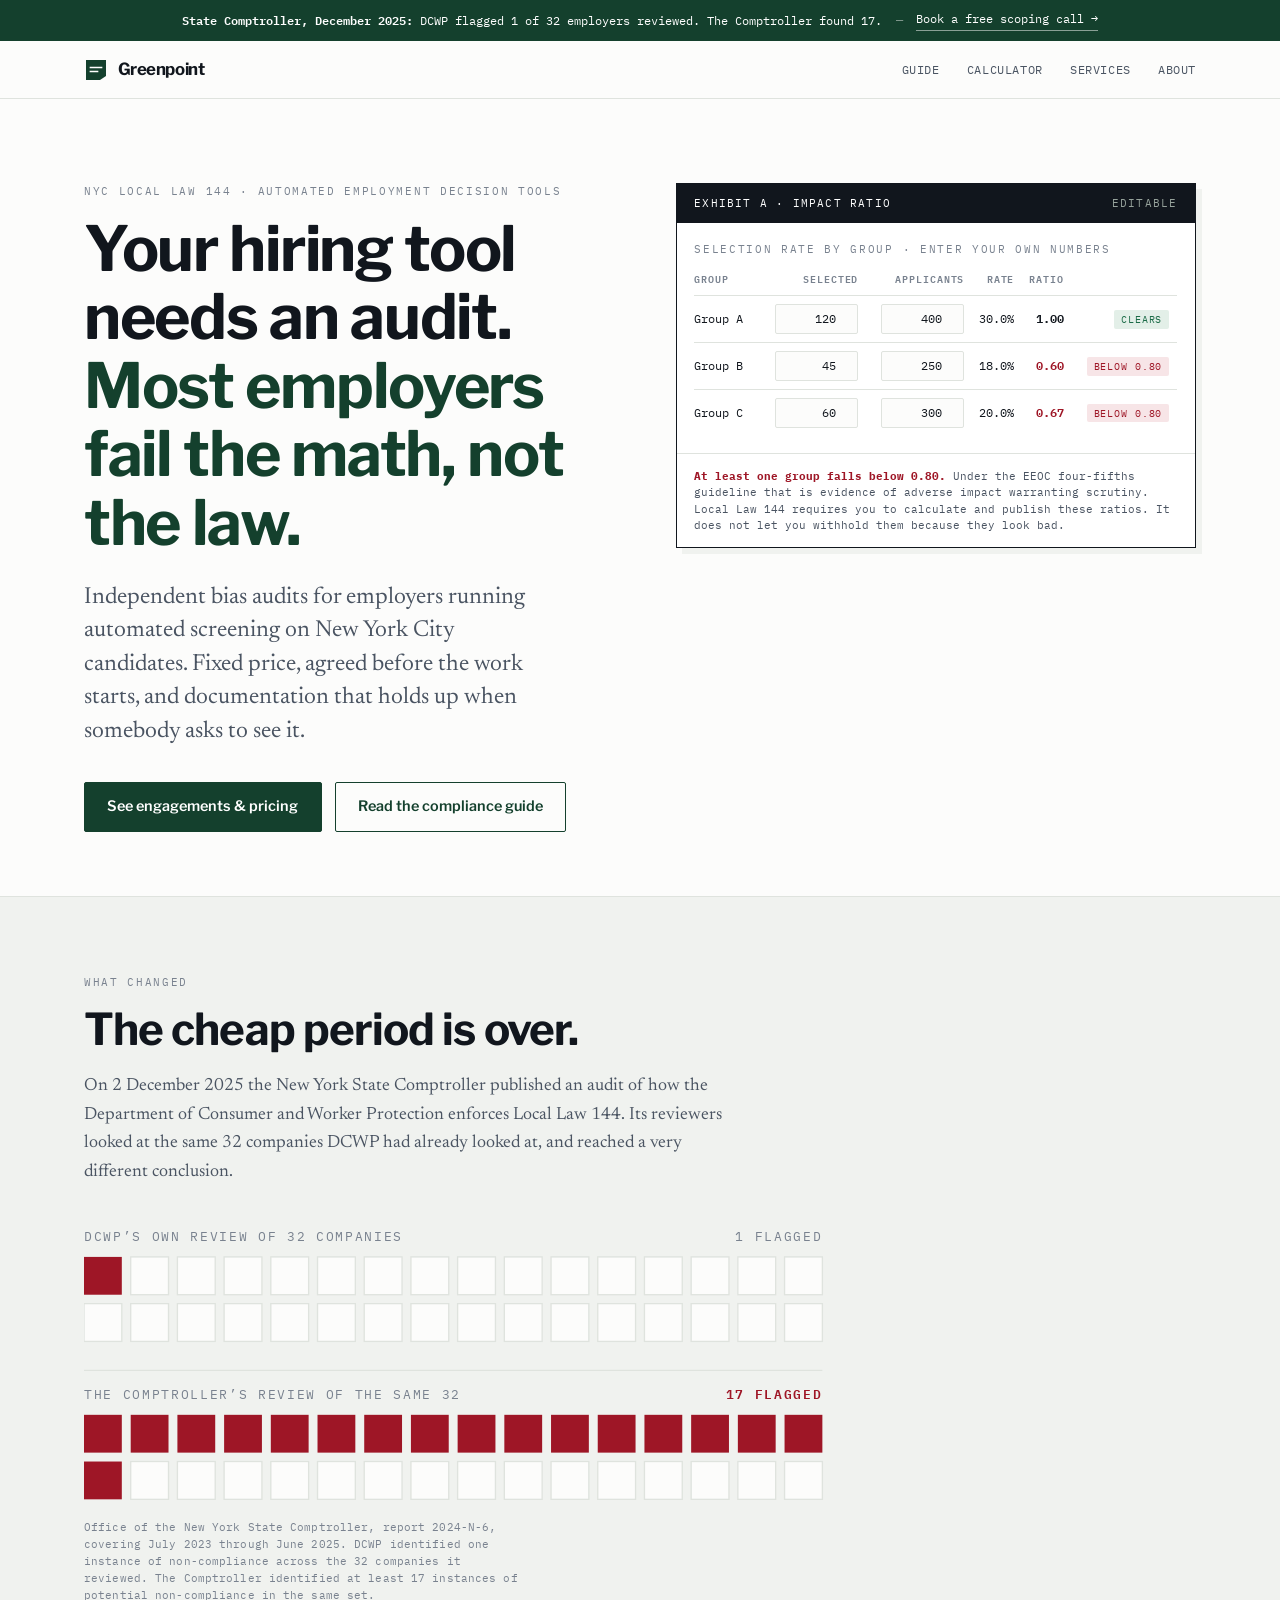
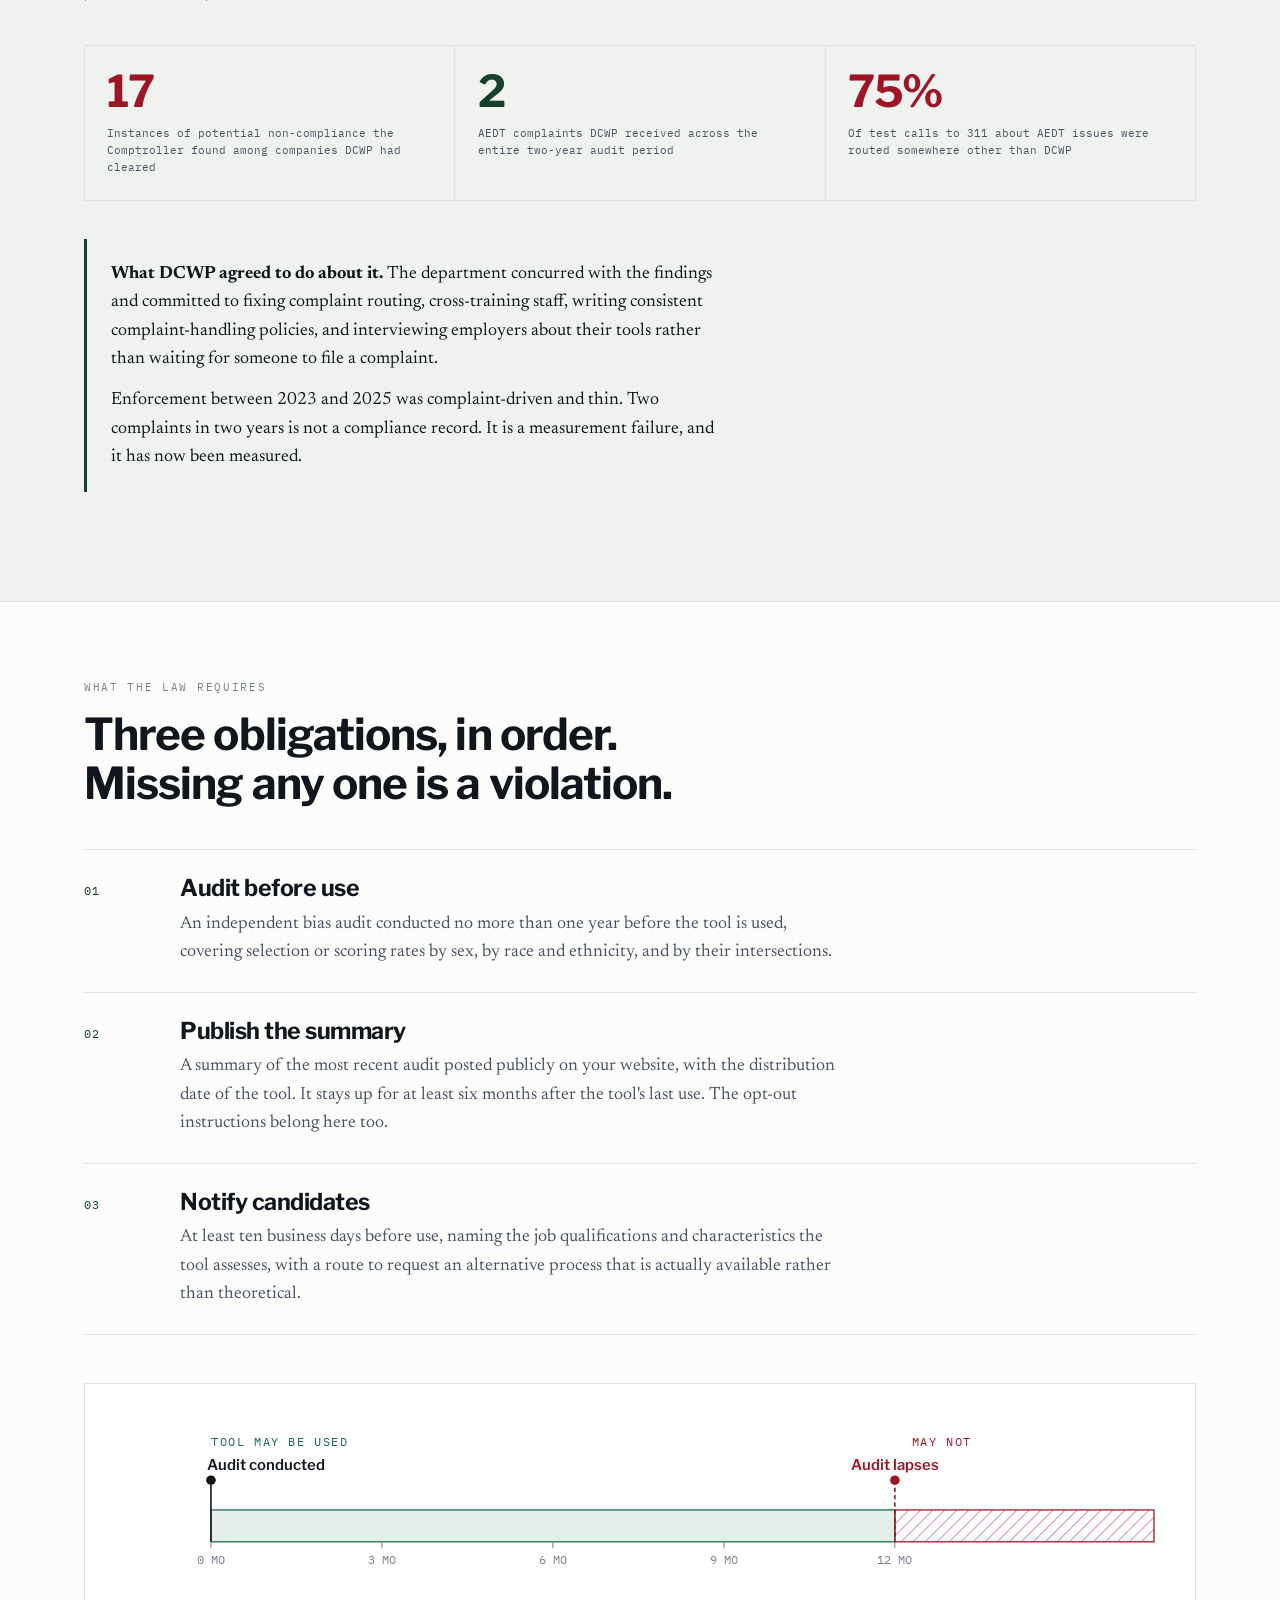
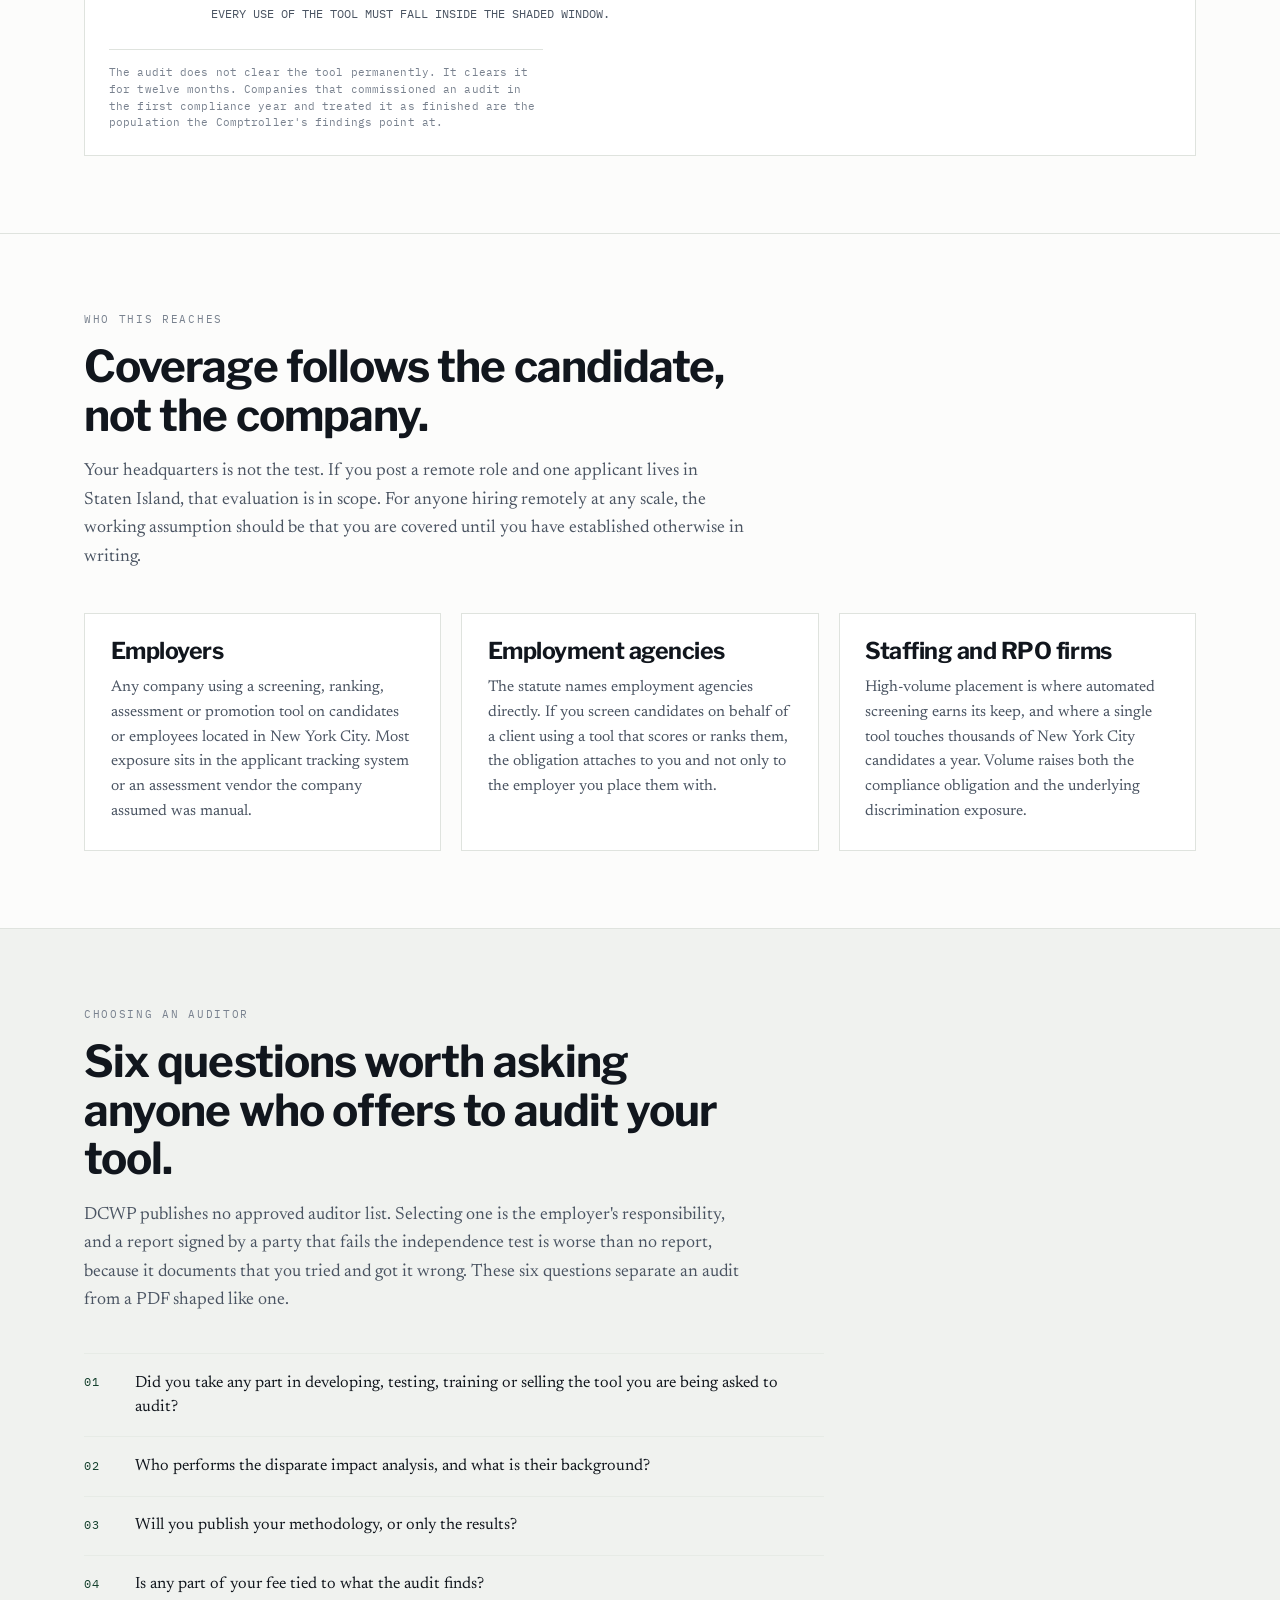
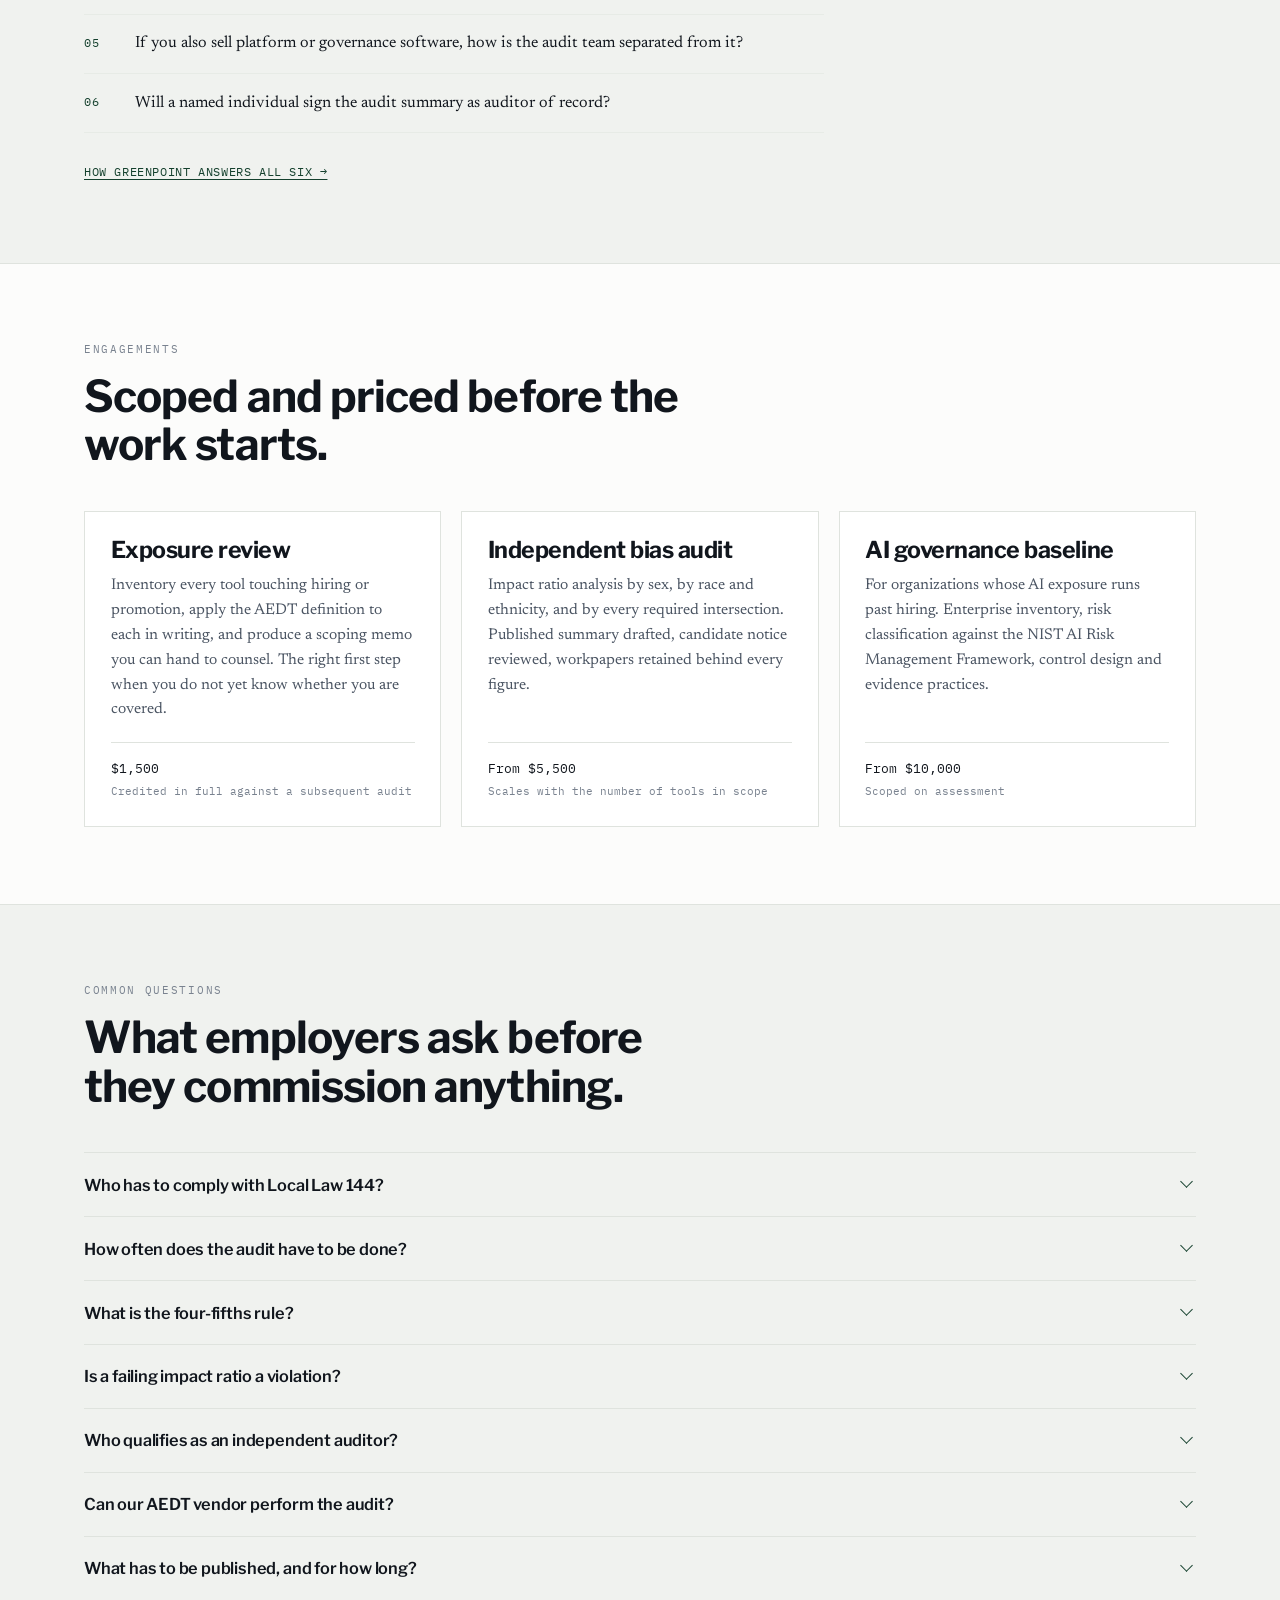
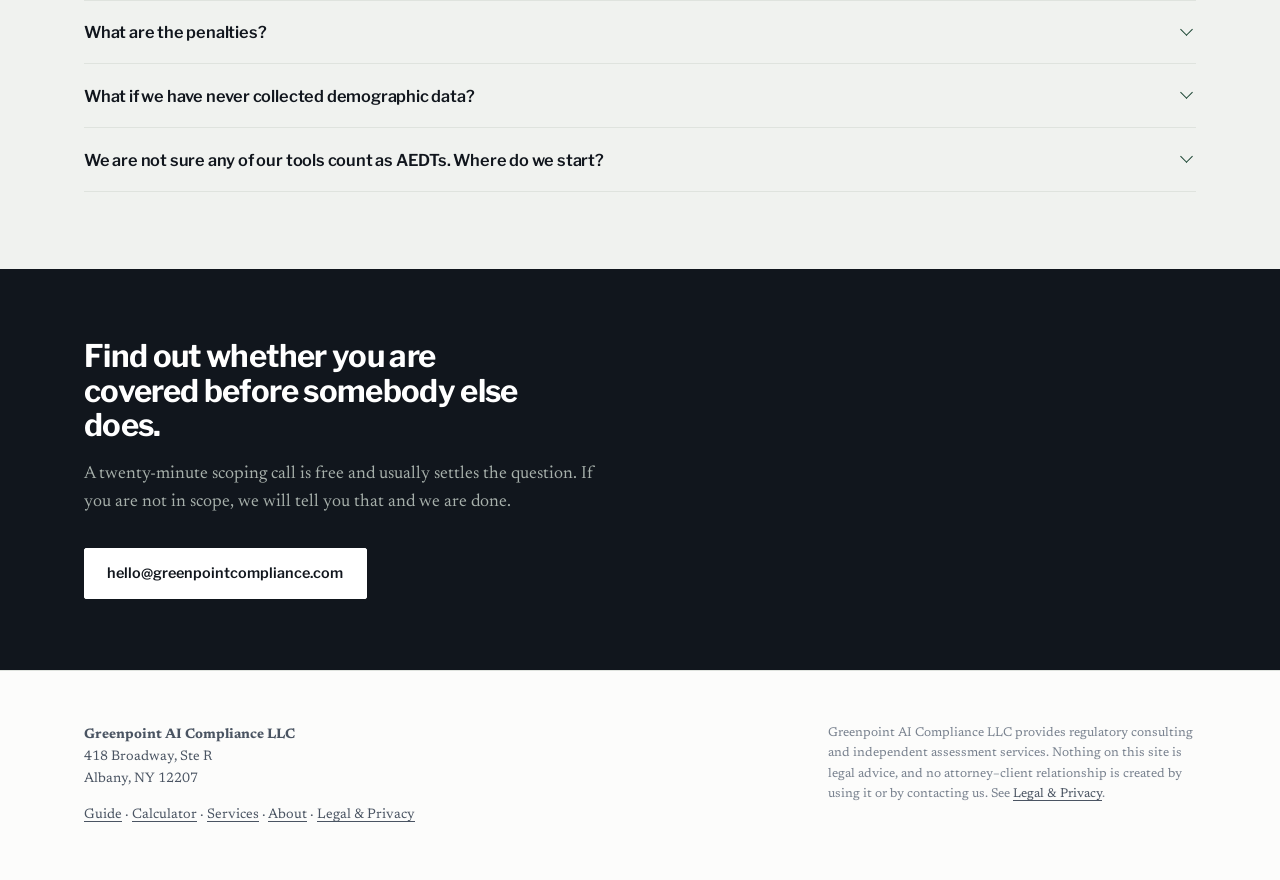
<file: index.html>
<!DOCTYPE html>
<html lang="en">
<head>
<meta charset="utf-8">
<meta name="viewport" content="width=device-width, initial-scale=1">
<title>NYC Local Law 144 Bias Audits | Greenpoint Compliance</title>
<meta name="description" content="Independent bias audits for automated employment decision tools under NYC Local Law 144. Fixed-price engagements, audit-ready workpapers, and a free four-fifths rule calculator.">
<link rel="canonical" href="https://greenpointcompliance.com/">
<meta property="og:type" content="website">
<meta property="og:title" content="NYC Local Law 144 Bias Audits | Greenpoint Compliance">
<meta property="og:description" content="Independent bias audits for automated employment decision tools under NYC Local Law 144. Fixed-price engagements, audit-ready workpapers, and a free four-fifths rule calculator.">
<meta property="og:url" content="https://greenpointcompliance.com/">
<meta name="twitter:card" content="summary_large_image">
<link rel="icon" href="data:image/svg+xml,%3Csvg xmlns=%27http://www.w3.org/2000/svg%27 viewBox=%270 0 24 24%27%3E%3Cpath d=%27M2 2h20v16l-6 4H2z%27 fill=%27%2314402D%27/%3E%3C/svg%3E">
<link rel="preconnect" href="https://fonts.googleapis.com">
<link rel="preconnect" href="https://fonts.gstatic.com" crossorigin>
<link href="https://fonts.googleapis.com/css2?family=IBM+Plex+Mono:wght@400;500;600&family=Libre+Franklin:wght@500;600;700&family=Newsreader:ital,opsz,wght@0,6..72,400;0,6..72,600;1,6..72,400&display=swap" rel="stylesheet">
<link rel="stylesheet" href="styles.css">
<script type="application/ld+json">
{"@context":"https://schema.org","@type":"ProfessionalService",
"name":"Greenpoint AI Compliance LLC",
"description":"Independent bias audits for automated employment decision tools under New York City Local Law 144.",
"url":"https://greenpointcompliance.com/","email":"hello@greenpointcompliance.com",
"address":{"@type":"PostalAddress","streetAddress":"418 Broadway, Ste R","addressLocality":"Albany","addressRegion":"NY","postalCode":"12207","addressCountry":"US"},
"areaServed":{"@type":"City","name":"New York City"},
"knowsAbout":["NYC Local Law 144","Automated Employment Decision Tools","Algorithmic bias auditing","Adverse impact analysis","Four-fifths rule"],
"serviceType":"Independent bias audit"}
</script>
<script type="application/ld+json">{"@context": "https://schema.org", "@type": "FAQPage", "mainEntity": [{"@type": "Question", "name": "Who has to comply with Local Law 144?", "acceptedAnswer": {"@type": "Answer", "text": "Employers and employment agencies that use an automated employment decision tool to substantially assist or replace discretionary decision-making in hiring or promotion, where the candidate or employee is located in New York City. The test is where the candidate sits, not where the company is headquartered. A fully remote company with one applicant in the five boroughs is covered for that evaluation."}}, {"@type": "Question", "name": "How often does the audit have to be done?", "acceptedAnswer": {"@type": "Answer", "text": "The audit must have been conducted no more than one year before the tool is used. That makes it a recurring obligation rather than a one-time clearance, and it is the requirement employers most often miss after the first year."}}, {"@type": "Question", "name": "What is the four-fifths rule?", "acceptedAnswer": {"@type": "Answer", "text": "An impact ratio compares each demographic group's selection rate against the rate of the most-selected group. Under the EEOC's four-fifths guideline, a ratio below 0.80 is treated as evidence of adverse impact warranting further examination. Local Law 144 requires those ratios to be calculated and published. It does not itself make 0.80 a pass-fail line."}}, {"@type": "Question", "name": "Is a failing impact ratio a violation?", "acceptedAnswer": {"@type": "Answer", "text": "Not of Local Law 144. The statute requires you to calculate and publish, not to pass. The same figure is squarely relevant under Title VII, the New York City Human Rights Law and the New York State Human Rights Law, where the exposure is class litigation rather than a per-day penalty. Publishing a bad number is required. Not publishing it is the violation."}}, {"@type": "Question", "name": "Who qualifies as an independent auditor?", "acceptedAnswer": {"@type": "Answer", "text": "A person or firm not involved in using, developing or distributing the tool, and holding no employment or financial relationship with the employer that would compromise independence. DCWP maintains no approved auditor list, so the selection is the employer's responsibility and the employer's risk."}}, {"@type": "Question", "name": "Can our AEDT vendor perform the audit?", "acceptedAnswer": {"@type": "Answer", "text": "A vendor auditing its own tool, or paying the party that does, is the arrangement most likely to fail the independence requirement. It is also the most common one in the market. Ask the six questions on this page of anyone you are considering."}}, {"@type": "Question", "name": "What has to be published, and for how long?", "acceptedAnswer": {"@type": "Answer", "text": "A summary of the most recent bias audit, publicly available on your website, covering the source and explanation of the data used, the number of individuals assessed who fall into unknown categories, and the selection or scoring rates and impact ratios for every required category. The distribution date of the tool goes alongside it. The summary must stay posted for at least six months after the tool's most recent use."}}, {"@type": "Question", "name": "What are the penalties?", "acceptedAnswer": {"@type": "Answer", "text": "Between $500 and $1,500 per violation, and each day a violation continues is treated as a separate violation. Failing to conduct the audit, failing to publish the summary and failing to give notice are each independently actionable."}}, {"@type": "Question", "name": "What if we have never collected demographic data?", "acceptedAnswer": {"@type": "Answer", "text": "The rules address this. Where historical data is insufficient, test data may be substituted, and that substitution carries its own disclosure requirement. Reconstructing or substituting data is one of the main things that moves the cost of an engagement."}}, {"@type": "Question", "name": "We are not sure any of our tools count as AEDTs. Where do we start?", "acceptedAnswer": {"@type": "Answer", "text": "With an inventory rather than an audit. Every system touching hiring, screening, ranking, assessment or promotion gets the AEDT definition applied to it in writing. That is what the exposure review produces, and roughly a third of them conclude that nothing in the stack meets the definition."}}]}</script>
</head>
<body>
<div class="cta-bar"><div class="wrap">
<span><strong>State Comptroller, December 2025:</strong> DCWP flagged 1 of 32 employers reviewed. The Comptroller found 17.</span>
<span class="dot">&mdash;</span>
<a href="mailto:hello@greenpointcompliance.com">Book a free scoping call &rarr;</a>
</div></div>
<header class="site-head"><div class="wrap">
<a class="brand" href="index.html"><svg class="mark" viewBox="0 0 24 24" aria-hidden="true" focusable="false"><path d="M2 2h20v16l-6 4H2z" fill="#14402D"/><path d="M6.5 9.5h11M6.5 13.5h7" stroke="#fff" stroke-width="1.7" stroke-linecap="square"/></svg>Greenpoint</a>
<nav class="site-nav" aria-label="Main">
<a href="nyc-local-law-144-bias-audit-guide.html">Guide</a>
<a href="four-fifths-rule-calculator.html">Calculator</a>
<a href="services.html">Services</a>
<a href="about.html">About</a>
</nav></div></header>

<main>

<section class="hero">
  <div class="wrap hero-grid">
    <div>
      <span class="eyebrow">NYC Local Law 144 &middot; Automated Employment Decision Tools</span>
      <h1>Your hiring tool needs an audit.<em>Most employers fail the math, not the law.</em></h1>
      <p class="lede">Independent bias audits for employers running automated screening on New York City candidates. Fixed price, agreed before the work starts, and documentation that holds up when somebody asks to see it.</p>
      <div class="hero-actions">
        <a class="btn btn-solid" href="services.html">See engagements &amp; pricing</a>
        <a class="btn btn-ghost" href="nyc-local-law-144-bias-audit-guide.html">Read the compliance guide</a>
      </div>
    </div>

    <div class="exhibit" id="calculator">
      <div class="exhibit-head">
        <span>Exhibit A &middot; Impact ratio</span>
        <span>Editable</span>
      </div>
      <div class="exhibit-body">
        <p class="eyebrow" style="margin-bottom:0.7rem">Selection rate by group &middot; enter your own numbers</p>
        <div class="audit-scroll"><table class="audit">
          <caption class="sr-only">Four-fifths rule impact ratio calculator</caption>
          <thead>
            <tr>
              <th scope="col">Group</th><th scope="col">Selected</th><th scope="col">Applicants</th>
              <th scope="col">Rate</th><th scope="col">Ratio</th><th scope="col"><span class="sr-only">Result</span></th>
            </tr>
          </thead>
          <tbody id="rows">
            <tr><td>Group A</td>
              <td><input type="number" min="0" value="120" aria-label="Group A selected"></td>
              <td><input type="number" min="1" value="400" aria-label="Group A applicants"></td>
              <td class="rate">&mdash;</td><td class="ratio">&mdash;</td><td class="flagcell"></td></tr>
            <tr><td>Group B</td>
              <td><input type="number" min="0" value="45" aria-label="Group B selected"></td>
              <td><input type="number" min="1" value="250" aria-label="Group B applicants"></td>
              <td class="rate">&mdash;</td><td class="ratio">&mdash;</td><td class="flagcell"></td></tr>
            <tr><td>Group C</td>
              <td><input type="number" min="0" value="60" aria-label="Group C selected"></td>
              <td><input type="number" min="1" value="300" aria-label="Group C applicants"></td>
              <td class="rate">&mdash;</td><td class="ratio">&mdash;</td><td class="flagcell"></td></tr>
          </tbody>
        </table></div>
      </div>
      <div class="exhibit-foot" id="verdict-note">
        <strong>Impact ratio</strong> = each group&#39;s selection rate divided by the highest group&#39;s rate. Under the EEOC four-fifths guideline, below <strong>0.80</strong> is treated as evidence of adverse impact.
      </div>
    </div>
  </div>
</section>

<section class="section tint">
  <div class="wrap">
    <span class="eyebrow">What changed</span>
    <h2 class="section-title">The cheap period is over.</h2>
    <p class="section-intro">On 2 December 2025 the New York State Comptroller published an audit of how the Department of Consumer and Worker Protection enforces Local Law 144. Its reviewers looked at the same 32 companies DCWP had already looked at, and reached a very different conclusion.</p>

    <figure class="figure">
      <svg viewBox="0 0 1000 250" role="img" aria-labelledby="gapT gapD" xmlns="http://www.w3.org/2000/svg">
  <title id="gapT">DCWP&#8217;s review versus the Comptroller&#8217;s review of the same 32 companies</title>
  <desc id="gapD">Of 32 companies&#8217; bias audits and websites reviewed, DCWP identified one instance of non-compliance. The State Comptroller, reviewing the same 32, identified at least 17 instances of potential non-compliance.</desc>

  <text x="0" y="12" font-family="IBM Plex Mono, ui-monospace, monospace" font-size="11.5" letter-spacing="1.5" fill="var(--slate-lt)">DCWP&#8217;S OWN REVIEW OF 32 COMPANIES</text>
  <text x="664" y="12" text-anchor="end" font-family="IBM Plex Mono, ui-monospace, monospace" font-size="11.5" letter-spacing="1.5" fill="var(--slate-lt)">1 FLAGGED</text>
  <g transform="translate(0,26)">
    <rect x="0" y="0" width="34" height="34" fill="var(--flag)"/>
    <rect x="42" y="0" width="34" height="34" fill="var(--paper)" stroke="var(--rule)" stroke-width="1.2"/>
    <rect x="84" y="0" width="34" height="34" fill="var(--paper)" stroke="var(--rule)" stroke-width="1.2"/>
    <rect x="126" y="0" width="34" height="34" fill="var(--paper)" stroke="var(--rule)" stroke-width="1.2"/>
    <rect x="168" y="0" width="34" height="34" fill="var(--paper)" stroke="var(--rule)" stroke-width="1.2"/>
    <rect x="210" y="0" width="34" height="34" fill="var(--paper)" stroke="var(--rule)" stroke-width="1.2"/>
    <rect x="252" y="0" width="34" height="34" fill="var(--paper)" stroke="var(--rule)" stroke-width="1.2"/>
    <rect x="294" y="0" width="34" height="34" fill="var(--paper)" stroke="var(--rule)" stroke-width="1.2"/>
    <rect x="336" y="0" width="34" height="34" fill="var(--paper)" stroke="var(--rule)" stroke-width="1.2"/>
    <rect x="378" y="0" width="34" height="34" fill="var(--paper)" stroke="var(--rule)" stroke-width="1.2"/>
    <rect x="420" y="0" width="34" height="34" fill="var(--paper)" stroke="var(--rule)" stroke-width="1.2"/>
    <rect x="462" y="0" width="34" height="34" fill="var(--paper)" stroke="var(--rule)" stroke-width="1.2"/>
    <rect x="504" y="0" width="34" height="34" fill="var(--paper)" stroke="var(--rule)" stroke-width="1.2"/>
    <rect x="546" y="0" width="34" height="34" fill="var(--paper)" stroke="var(--rule)" stroke-width="1.2"/>
    <rect x="588" y="0" width="34" height="34" fill="var(--paper)" stroke="var(--rule)" stroke-width="1.2"/>
    <rect x="630" y="0" width="34" height="34" fill="var(--paper)" stroke="var(--rule)" stroke-width="1.2"/>
    <rect x="0" y="42" width="34" height="34" fill="var(--paper)" stroke="var(--rule)" stroke-width="1.2"/>
    <rect x="42" y="42" width="34" height="34" fill="var(--paper)" stroke="var(--rule)" stroke-width="1.2"/>
    <rect x="84" y="42" width="34" height="34" fill="var(--paper)" stroke="var(--rule)" stroke-width="1.2"/>
    <rect x="126" y="42" width="34" height="34" fill="var(--paper)" stroke="var(--rule)" stroke-width="1.2"/>
    <rect x="168" y="42" width="34" height="34" fill="var(--paper)" stroke="var(--rule)" stroke-width="1.2"/>
    <rect x="210" y="42" width="34" height="34" fill="var(--paper)" stroke="var(--rule)" stroke-width="1.2"/>
    <rect x="252" y="42" width="34" height="34" fill="var(--paper)" stroke="var(--rule)" stroke-width="1.2"/>
    <rect x="294" y="42" width="34" height="34" fill="var(--paper)" stroke="var(--rule)" stroke-width="1.2"/>
    <rect x="336" y="42" width="34" height="34" fill="var(--paper)" stroke="var(--rule)" stroke-width="1.2"/>
    <rect x="378" y="42" width="34" height="34" fill="var(--paper)" stroke="var(--rule)" stroke-width="1.2"/>
    <rect x="420" y="42" width="34" height="34" fill="var(--paper)" stroke="var(--rule)" stroke-width="1.2"/>
    <rect x="462" y="42" width="34" height="34" fill="var(--paper)" stroke="var(--rule)" stroke-width="1.2"/>
    <rect x="504" y="42" width="34" height="34" fill="var(--paper)" stroke="var(--rule)" stroke-width="1.2"/>
    <rect x="546" y="42" width="34" height="34" fill="var(--paper)" stroke="var(--rule)" stroke-width="1.2"/>
    <rect x="588" y="42" width="34" height="34" fill="var(--paper)" stroke="var(--rule)" stroke-width="1.2"/>
    <rect x="630" y="42" width="34" height="34" fill="var(--paper)" stroke="var(--rule)" stroke-width="1.2"/>
  </g>

  <line x1="0" y1="128" x2="664" y2="128" stroke="var(--rule)" stroke-width="1"/>

  <text x="0" y="154" font-family="IBM Plex Mono, ui-monospace, monospace" font-size="11.5" letter-spacing="1.5" fill="var(--slate-lt)">THE COMPTROLLER&#8217;S REVIEW OF THE SAME 32</text>
  <text x="664" y="154" text-anchor="end" font-family="IBM Plex Mono, ui-monospace, monospace" font-size="11.5" letter-spacing="1.5" font-weight="600" fill="var(--flag)">17 FLAGGED</text>
  <g transform="translate(0,168)">
    <rect x="0" y="0" width="34" height="34" fill="var(--flag)"/>
    <rect x="42" y="0" width="34" height="34" fill="var(--flag)"/>
    <rect x="84" y="0" width="34" height="34" fill="var(--flag)"/>
    <rect x="126" y="0" width="34" height="34" fill="var(--flag)"/>
    <rect x="168" y="0" width="34" height="34" fill="var(--flag)"/>
    <rect x="210" y="0" width="34" height="34" fill="var(--flag)"/>
    <rect x="252" y="0" width="34" height="34" fill="var(--flag)"/>
    <rect x="294" y="0" width="34" height="34" fill="var(--flag)"/>
    <rect x="336" y="0" width="34" height="34" fill="var(--flag)"/>
    <rect x="378" y="0" width="34" height="34" fill="var(--flag)"/>
    <rect x="420" y="0" width="34" height="34" fill="var(--flag)"/>
    <rect x="462" y="0" width="34" height="34" fill="var(--flag)"/>
    <rect x="504" y="0" width="34" height="34" fill="var(--flag)"/>
    <rect x="546" y="0" width="34" height="34" fill="var(--flag)"/>
    <rect x="588" y="0" width="34" height="34" fill="var(--flag)"/>
    <rect x="630" y="0" width="34" height="34" fill="var(--flag)"/>
    <rect x="0" y="42" width="34" height="34" fill="var(--flag)"/>
    <rect x="42" y="42" width="34" height="34" fill="var(--paper)" stroke="var(--rule)" stroke-width="1.2"/>
    <rect x="84" y="42" width="34" height="34" fill="var(--paper)" stroke="var(--rule)" stroke-width="1.2"/>
    <rect x="126" y="42" width="34" height="34" fill="var(--paper)" stroke="var(--rule)" stroke-width="1.2"/>
    <rect x="168" y="42" width="34" height="34" fill="var(--paper)" stroke="var(--rule)" stroke-width="1.2"/>
    <rect x="210" y="42" width="34" height="34" fill="var(--paper)" stroke="var(--rule)" stroke-width="1.2"/>
    <rect x="252" y="42" width="34" height="34" fill="var(--paper)" stroke="var(--rule)" stroke-width="1.2"/>
    <rect x="294" y="42" width="34" height="34" fill="var(--paper)" stroke="var(--rule)" stroke-width="1.2"/>
    <rect x="336" y="42" width="34" height="34" fill="var(--paper)" stroke="var(--rule)" stroke-width="1.2"/>
    <rect x="378" y="42" width="34" height="34" fill="var(--paper)" stroke="var(--rule)" stroke-width="1.2"/>
    <rect x="420" y="42" width="34" height="34" fill="var(--paper)" stroke="var(--rule)" stroke-width="1.2"/>
    <rect x="462" y="42" width="34" height="34" fill="var(--paper)" stroke="var(--rule)" stroke-width="1.2"/>
    <rect x="504" y="42" width="34" height="34" fill="var(--paper)" stroke="var(--rule)" stroke-width="1.2"/>
    <rect x="546" y="42" width="34" height="34" fill="var(--paper)" stroke="var(--rule)" stroke-width="1.2"/>
    <rect x="588" y="42" width="34" height="34" fill="var(--paper)" stroke="var(--rule)" stroke-width="1.2"/>
    <rect x="630" y="42" width="34" height="34" fill="var(--paper)" stroke="var(--rule)" stroke-width="1.2"/>
  </g>
</svg>
      <figcaption>Office of the New York State Comptroller, report 2024-N-6, covering July 2023 through June 2025. DCWP identified one instance of non-compliance across the 32 companies it reviewed. The Comptroller identified at least 17 instances of potential non-compliance in the same set.</figcaption>
    </figure>

    <div class="stat-band">
      <div><span class="n flag">17</span><p class="l">Instances of potential non-compliance the Comptroller found among companies DCWP had cleared</p></div>
      <div><span class="n">2</span><p class="l">AEDT complaints DCWP received across the entire two-year audit period</p></div>
      <div><span class="n flag">75%</span><p class="l">Of test calls to 311 about AEDT issues were routed somewhere other than DCWP</p></div>
    </div>

    <div class="callout" style="margin-top:2.4rem">
      <p><strong>What DCWP agreed to do about it.</strong> The department concurred with the findings and committed to fixing complaint routing, cross-training staff, writing consistent complaint-handling policies, and interviewing employers about their tools rather than waiting for someone to file a complaint.</p>
      <p>Enforcement between 2023 and 2025 was complaint-driven and thin. Two complaints in two years is not a compliance record. It is a measurement failure, and it has now been measured.</p>
    </div>
  </div>
</section>

<section class="section">
  <div class="wrap">
    <span class="eyebrow">What the law requires</span>
    <h2 class="section-title">Three obligations, in order. Missing any one is a violation.</h2>
    <ol class="steps">
      <li><span class="num">01</span><div>
        <h3>Audit before use</h3>
        <p>An independent bias audit conducted no more than one year before the tool is used, covering selection or scoring rates by sex, by race and ethnicity, and by their intersections.</p>
      </div></li>
      <li><span class="num">02</span><div>
        <h3>Publish the summary</h3>
        <p>A summary of the most recent audit posted publicly on your website, with the distribution date of the tool. It stays up for at least six months after the tool&#39;s last use. The opt-out instructions belong here too.</p>
      </div></li>
      <li><span class="num">03</span><div>
        <h3>Notify candidates</h3>
        <p>At least ten business days before use, naming the job qualifications and characteristics the tool assesses, with a route to request an alternative process that is actually available rather than theoretical.</p>
      </div></li>
    </ol>

    <figure class="figure framed" style="margin-top:3rem">
      <svg viewBox="0 0 1000 210" role="img" aria-labelledby="winT winD" xmlns="http://www.w3.org/2000/svg">
  <title id="winT">The twelve-month audit validity window</title>
  <desc id="winD">A bias audit is valid for twelve months from the date it is conducted. Every use of the tool must fall inside that window, which makes the audit an annual obligation rather than a one-time clearance.</desc>
  <defs>
    <pattern id="lapsed" width="8" height="8" patternUnits="userSpaceOnUse" patternTransform="rotate(45)">
      <line x1="0" y1="0" x2="0" y2="8" stroke="var(--flag)" stroke-width="1.8" opacity="0.45"/>
    </pattern>
  </defs>

  <text x="96" y="36" font-family="IBM Plex Mono, ui-monospace, monospace" font-size="11.5" letter-spacing="1.5" fill="var(--pass)">TOOL MAY BE USED</text>
  <text x="756" y="36" font-family="IBM Plex Mono, ui-monospace, monospace" font-size="11.5" letter-spacing="1.5" fill="var(--flag)">MAY NOT</text>

  <rect x="96" y="96" width="644" height="30" fill="var(--pass-tint)" stroke="var(--pass)" stroke-width="1.2"/>
  <rect x="740" y="96" width="244" height="30" fill="url(#lapsed)" stroke="var(--flag)" stroke-width="1.2"/>

  <line x1="96" y1="68" x2="96" y2="126" stroke="var(--ink)" stroke-width="1.5"/>
  <circle cx="96" cy="68" r="4.5" fill="var(--ink)"/>
  <text x="92" y="58" font-family="Libre Franklin, Helvetica Neue, Arial, sans-serif" font-size="14" font-weight="600" fill="var(--ink)">Audit conducted</text>

  <line x1="740" y1="68" x2="740" y2="126" stroke="var(--flag)" stroke-width="1.5" stroke-dasharray="4 3"/>
  <circle cx="740" cy="68" r="4.5" fill="var(--flag)"/>
  <text x="740" y="58" text-anchor="middle" font-family="Libre Franklin, Helvetica Neue, Arial, sans-serif" font-size="14" font-weight="600" fill="var(--flag)">Audit lapses</text>

  <line x1="96.0" y1="126" x2="96.0" y2="132" stroke="var(--slate-lt)" stroke-width="1"/>
  <text x="96.0" y="147" text-anchor="middle" font-family="IBM Plex Mono, ui-monospace, monospace" font-size="11" fill="var(--slate-lt)">0 MO</text>
  <line x1="257.0" y1="126" x2="257.0" y2="132" stroke="var(--slate-lt)" stroke-width="1"/>
  <text x="257.0" y="147" text-anchor="middle" font-family="IBM Plex Mono, ui-monospace, monospace" font-size="11" fill="var(--slate-lt)">3 MO</text>
  <line x1="418.0" y1="126" x2="418.0" y2="132" stroke="var(--slate-lt)" stroke-width="1"/>
  <text x="418.0" y="147" text-anchor="middle" font-family="IBM Plex Mono, ui-monospace, monospace" font-size="11" fill="var(--slate-lt)">6 MO</text>
  <line x1="579.0" y1="126" x2="579.0" y2="132" stroke="var(--slate-lt)" stroke-width="1"/>
  <text x="579.0" y="147" text-anchor="middle" font-family="IBM Plex Mono, ui-monospace, monospace" font-size="11" fill="var(--slate-lt)">9 MO</text>
  <line x1="740.0" y1="126" x2="740.0" y2="132" stroke="var(--slate-lt)" stroke-width="1"/>
  <text x="740.0" y="147" text-anchor="middle" font-family="IBM Plex Mono, ui-monospace, monospace" font-size="11" fill="var(--slate-lt)">12 MO</text>
  <text x="96" y="198" font-family="IBM Plex Mono, ui-monospace, monospace" font-size="11.5" fill="var(--slate)">EVERY USE OF THE TOOL MUST FALL INSIDE THE SHADED WINDOW.</text>
</svg>
      <figcaption>The audit does not clear the tool permanently. It clears it for twelve months. Companies that commissioned an audit in the first compliance year and treated it as finished are the population the Comptroller&#39;s findings point at.</figcaption>
    </figure>
  </div>
</section>

<section class="section">
  <div class="wrap">
    <span class="eyebrow">Who this reaches</span>
    <h2 class="section-title">Coverage follows the candidate, not the company.</h2>
    <p class="section-intro">Your headquarters is not the test. If you post a remote role and one applicant lives in Staten Island, that evaluation is in scope. For anyone hiring remotely at any scale, the working assumption should be that you are covered until you have established otherwise in writing.</p>
    <div class="cards">
      <article class="card">
        <h3>Employers</h3>
        <p>Any company using a screening, ranking, assessment or promotion tool on candidates or employees located in New York City. Most exposure sits in the applicant tracking system or an assessment vendor the company assumed was manual.</p>
      </article>
      <article class="card">
        <h3>Employment agencies</h3>
        <p>The statute names employment agencies directly. If you screen candidates on behalf of a client using a tool that scores or ranks them, the obligation attaches to you and not only to the employer you place them with.</p>
      </article>
      <article class="card">
        <h3>Staffing and RPO firms</h3>
        <p>High-volume placement is where automated screening earns its keep, and where a single tool touches thousands of New York City candidates a year. Volume raises both the compliance obligation and the underlying discrimination exposure.</p>
      </article>
    </div>
  </div>
</section>

<section class="section tint">
  <div class="wrap">
    <span class="eyebrow">Choosing an auditor</span>
    <h2 class="section-title">Six questions worth asking anyone who offers to audit your tool.</h2>
    <p class="section-intro">DCWP publishes no approved auditor list. Selecting one is the employer&#39;s responsibility, and a report signed by a party that fails the independence test is worse than no report, because it documents that you tried and got it wrong. These six questions separate an audit from a PDF shaped like one.</p>
    <ol class="q-list"><li><strong>Did you take any part in developing, testing, training or selling the tool you are being asked to audit?</strong></li>
<li><strong>Who performs the disparate impact analysis, and what is their background?</strong></li>
<li><strong>Will you publish your methodology, or only the results?</strong></li>
<li><strong>Is any part of your fee tied to what the audit finds?</strong></li>
<li><strong>If you also sell platform or governance software, how is the audit team separated from it?</strong></li>
<li><strong>Will a named individual sign the audit summary as auditor of record?</strong></li></ol>
    <a class="more" href="about.html#six">How Greenpoint answers all six &rarr;</a>
  </div>
</section>

<section class="section">
  <div class="wrap">
    <span class="eyebrow">Engagements</span>
    <h2 class="section-title">Scoped and priced before the work starts.</h2>
    <div class="cards">
      <article class="card">
        <h3>Exposure review</h3>
        <p>Inventory every tool touching hiring or promotion, apply the AEDT definition to each in writing, and produce a scoping memo you can hand to counsel. The right first step when you do not yet know whether you are covered.</p>
        <div class="price">$1,500<span>Credited in full against a subsequent audit</span></div>
      </article>
      <article class="card">
        <h3>Independent bias audit</h3>
        <p>Impact ratio analysis by sex, by race and ethnicity, and by every required intersection. Published summary drafted, candidate notice reviewed, workpapers retained behind every figure.</p>
        <div class="price">From $5,500<span>Scales with the number of tools in scope</span></div>
      </article>
      <article class="card">
        <h3>AI governance baseline</h3>
        <p>For organizations whose AI exposure runs past hiring. Enterprise inventory, risk classification against the NIST AI Risk Management Framework, control design and evidence practices.</p>
        <div class="price">From $10,000<span>Scoped on assessment</span></div>
      </article>
    </div>
  </div>
</section>

<section class="section tint">
  <div class="wrap">
    <span class="eyebrow">Common questions</span>
    <h2 class="section-title">What employers ask before they commission anything.</h2>
    <div class="qa">
<details>
<summary>Who has to comply with Local Law 144?</summary>
<div class="answer"><p>Employers and employment agencies that use an automated employment decision tool to substantially assist or replace discretionary decision-making in hiring or promotion, where the candidate or employee is located in New York City. The test is where the candidate sits, not where the company is headquartered. A fully remote company with one applicant in the five boroughs is covered for that evaluation.</p></div>
</details>
<details>
<summary>How often does the audit have to be done?</summary>
<div class="answer"><p>The audit must have been conducted no more than one year before the tool is used. That makes it a recurring obligation rather than a one-time clearance, and it is the requirement employers most often miss after the first year.</p></div>
</details>
<details>
<summary>What is the four-fifths rule?</summary>
<div class="answer"><p>An impact ratio compares each demographic group's selection rate against the rate of the most-selected group. Under the EEOC's four-fifths guideline, a ratio below 0.80 is treated as evidence of adverse impact warranting further examination. Local Law 144 requires those ratios to be calculated and published. It does not itself make 0.80 a pass-fail line.</p></div>
</details>
<details>
<summary>Is a failing impact ratio a violation?</summary>
<div class="answer"><p>Not of Local Law 144. The statute requires you to calculate and publish, not to pass. The same figure is squarely relevant under Title VII, the New York City Human Rights Law and the New York State Human Rights Law, where the exposure is class litigation rather than a per-day penalty. Publishing a bad number is required. Not publishing it is the violation.</p></div>
</details>
<details>
<summary>Who qualifies as an independent auditor?</summary>
<div class="answer"><p>A person or firm not involved in using, developing or distributing the tool, and holding no employment or financial relationship with the employer that would compromise independence. DCWP maintains no approved auditor list, so the selection is the employer's responsibility and the employer's risk.</p></div>
</details>
<details>
<summary>Can our AEDT vendor perform the audit?</summary>
<div class="answer"><p>A vendor auditing its own tool, or paying the party that does, is the arrangement most likely to fail the independence requirement. It is also the most common one in the market. Ask the six questions on this page of anyone you are considering.</p></div>
</details>
<details>
<summary>What has to be published, and for how long?</summary>
<div class="answer"><p>A summary of the most recent bias audit, publicly available on your website, covering the source and explanation of the data used, the number of individuals assessed who fall into unknown categories, and the selection or scoring rates and impact ratios for every required category. The distribution date of the tool goes alongside it. The summary must stay posted for at least six months after the tool's most recent use.</p></div>
</details>
<details>
<summary>What are the penalties?</summary>
<div class="answer"><p>Between $500 and $1,500 per violation, and each day a violation continues is treated as a separate violation. Failing to conduct the audit, failing to publish the summary and failing to give notice are each independently actionable.</p></div>
</details>
<details>
<summary>What if we have never collected demographic data?</summary>
<div class="answer"><p>The rules address this. Where historical data is insufficient, test data may be substituted, and that substitution carries its own disclosure requirement. Reconstructing or substituting data is one of the main things that moves the cost of an engagement.</p></div>
</details>
<details>
<summary>We are not sure any of our tools count as AEDTs. Where do we start?</summary>
<div class="answer"><p>With an inventory rather than an audit. Every system touching hiring, screening, ranking, assessment or promotion gets the AEDT definition applied to it in writing. That is what the exposure review produces, and roughly a third of them conclude that nothing in the stack meets the definition.</p></div>
</details>
</div>
  </div>
</section>

<section class="cta-band"><div class="wrap">
<h2>Find out whether you are covered before somebody else does.</h2>
<p>A twenty-minute scoping call is free and usually settles the question. If you are not in scope, we will tell you that and we are done.</p>
<a class="btn btn-solid" href="mailto:hello@greenpointcompliance.com">hello@greenpointcompliance.com</a>
</div></section>

</main>
<footer class="site-foot"><div class="wrap">
<div><p><strong>Greenpoint AI Compliance LLC</strong><br>418 Broadway, Ste R<br>Albany, NY 12207</p>
<p><a href="nyc-local-law-144-bias-audit-guide.html">Guide</a> &middot; <a href="four-fifths-rule-calculator.html">Calculator</a> &middot; <a href="services.html">Services</a> &middot; <a href="about.html">About</a> &middot; <a href="legal.html">Legal &amp; Privacy</a></p></div>
<p class="disclaimer">Greenpoint AI Compliance LLC provides regulatory consulting and independent assessment services. Nothing on this site is legal advice, and no attorney&ndash;client relationship is created by using it or by contacting us. See <a href="legal.html">Legal &amp; Privacy</a>.</p>
</div></footer>
<script>
(function () {
  var rows = document.querySelectorAll('#rows tr');
  var note = document.getElementById('verdict-note');
  function compute() {
    var data = [];
    rows.forEach(function (tr) {
      var i = tr.querySelectorAll('input');
      var sel = parseFloat(i[0].value), app = parseFloat(i[1].value);
      data.push({ tr: tr, rate: (isFinite(sel) && isFinite(app) && app > 0) ? sel / app : null });
    });
    var best = 0;
    data.forEach(function (d) { if (d.rate !== null && d.rate > best) best = d.rate; });
    var anyFail = false;
    data.forEach(function (d) {
      var rc = d.tr.querySelector('.rate'), ic = d.tr.querySelector('.ratio'), fc = d.tr.querySelector('.flagcell');
      if (d.rate === null || best === 0) { rc.textContent = '\u2014'; ic.textContent = '\u2014'; fc.innerHTML = ''; return; }
      var ratio = d.rate / best;
      rc.textContent = (d.rate * 100).toFixed(1) + '%';
      ic.textContent = ratio.toFixed(2);
      var fails = ratio < 0.8;
      if (fails) anyFail = true;
      fc.innerHTML = '<span class="verdict ' + (fails ? 'fail' : 'pass') + '">' + (fails ? 'Below 0.80' : 'Clears') + '</span>';
      ic.style.color = fails ? 'var(--flag)' : 'var(--ink)';
    });
    note.innerHTML = anyFail
      ? '<strong style="color:var(--flag)">At least one group falls below 0.80.</strong> Under the EEOC four-fifths guideline that is evidence of adverse impact warranting scrutiny. Local Law 144 requires you to calculate and publish these ratios. It does not let you withhold them because they look bad.'
      : '<strong>Impact ratio</strong> = each group\'s selection rate divided by the highest group\'s rate. Under the EEOC four-fifths guideline, below <strong>0.80</strong> is treated as evidence of adverse impact.';
  }
  document.querySelectorAll('#rows input').forEach(function (i) { i.addEventListener('input', compute); });
  compute();
})();
</script>
</body>
</html>
</file>
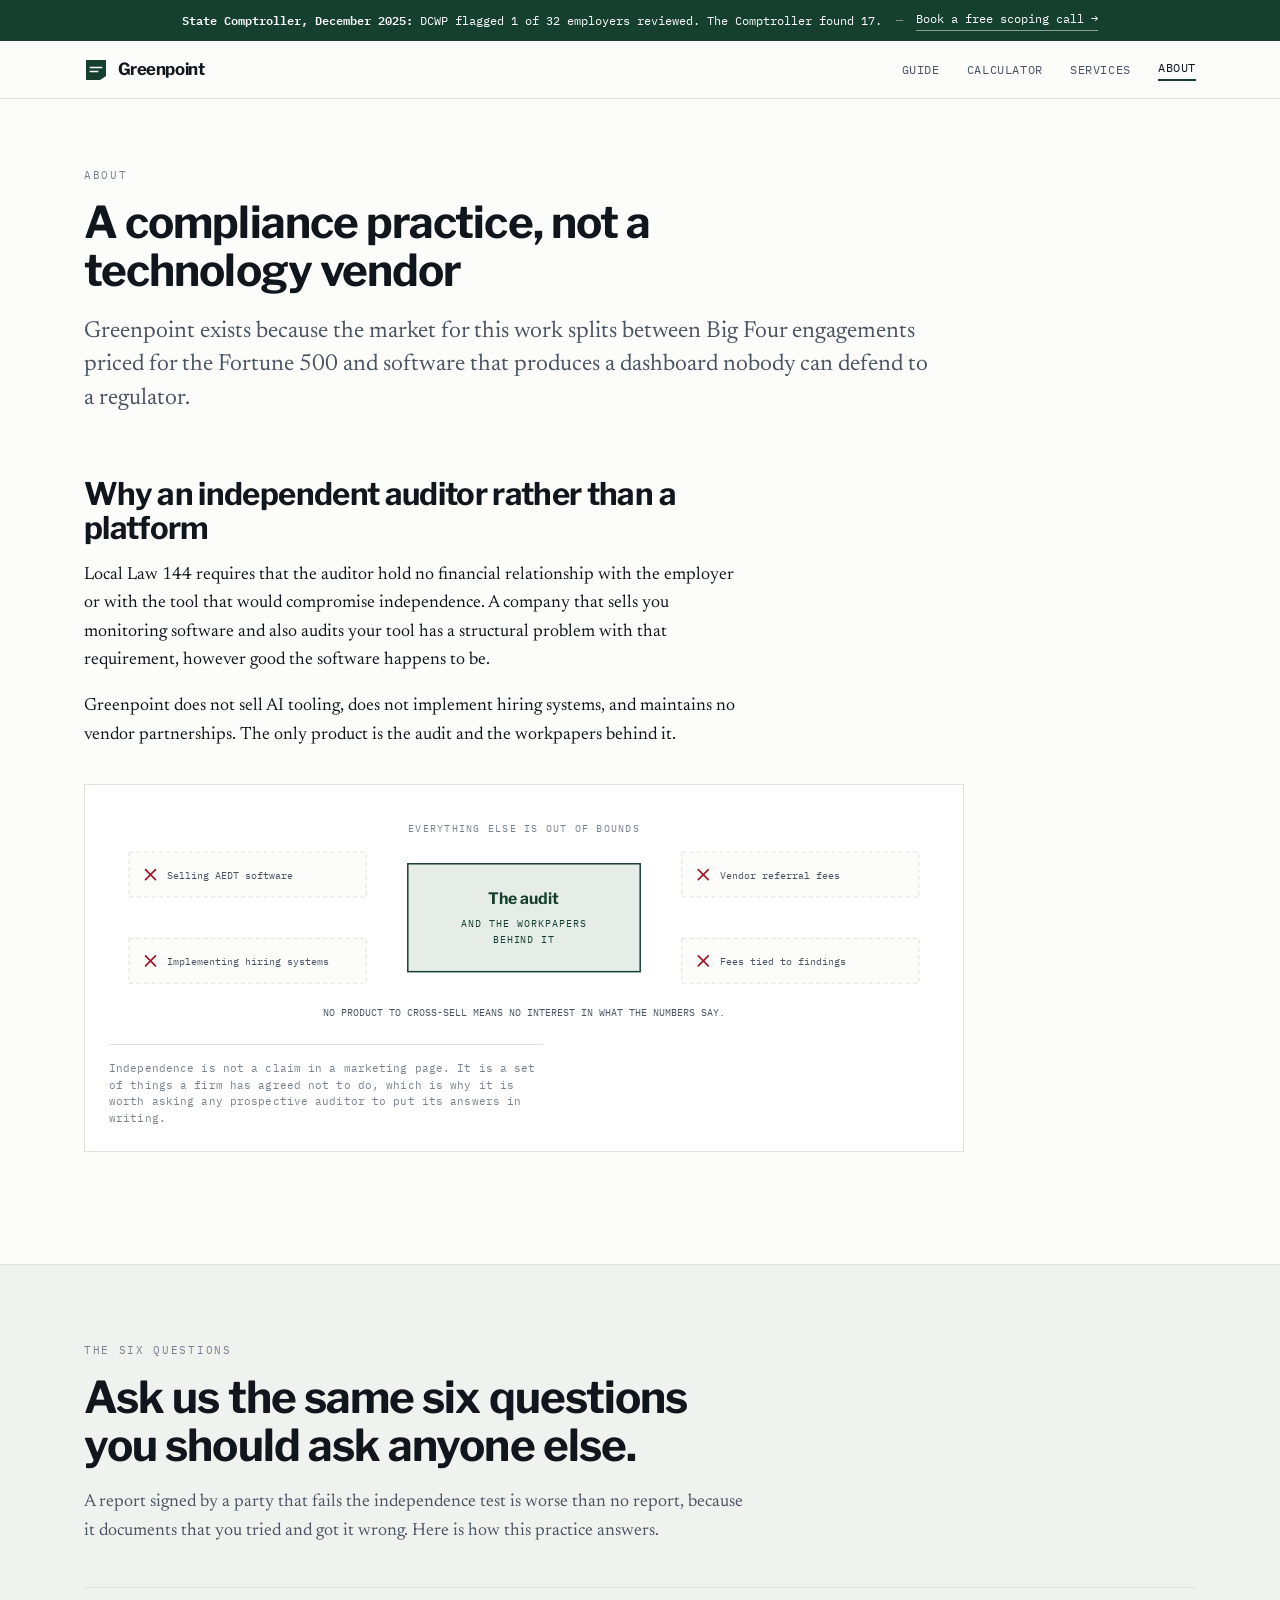
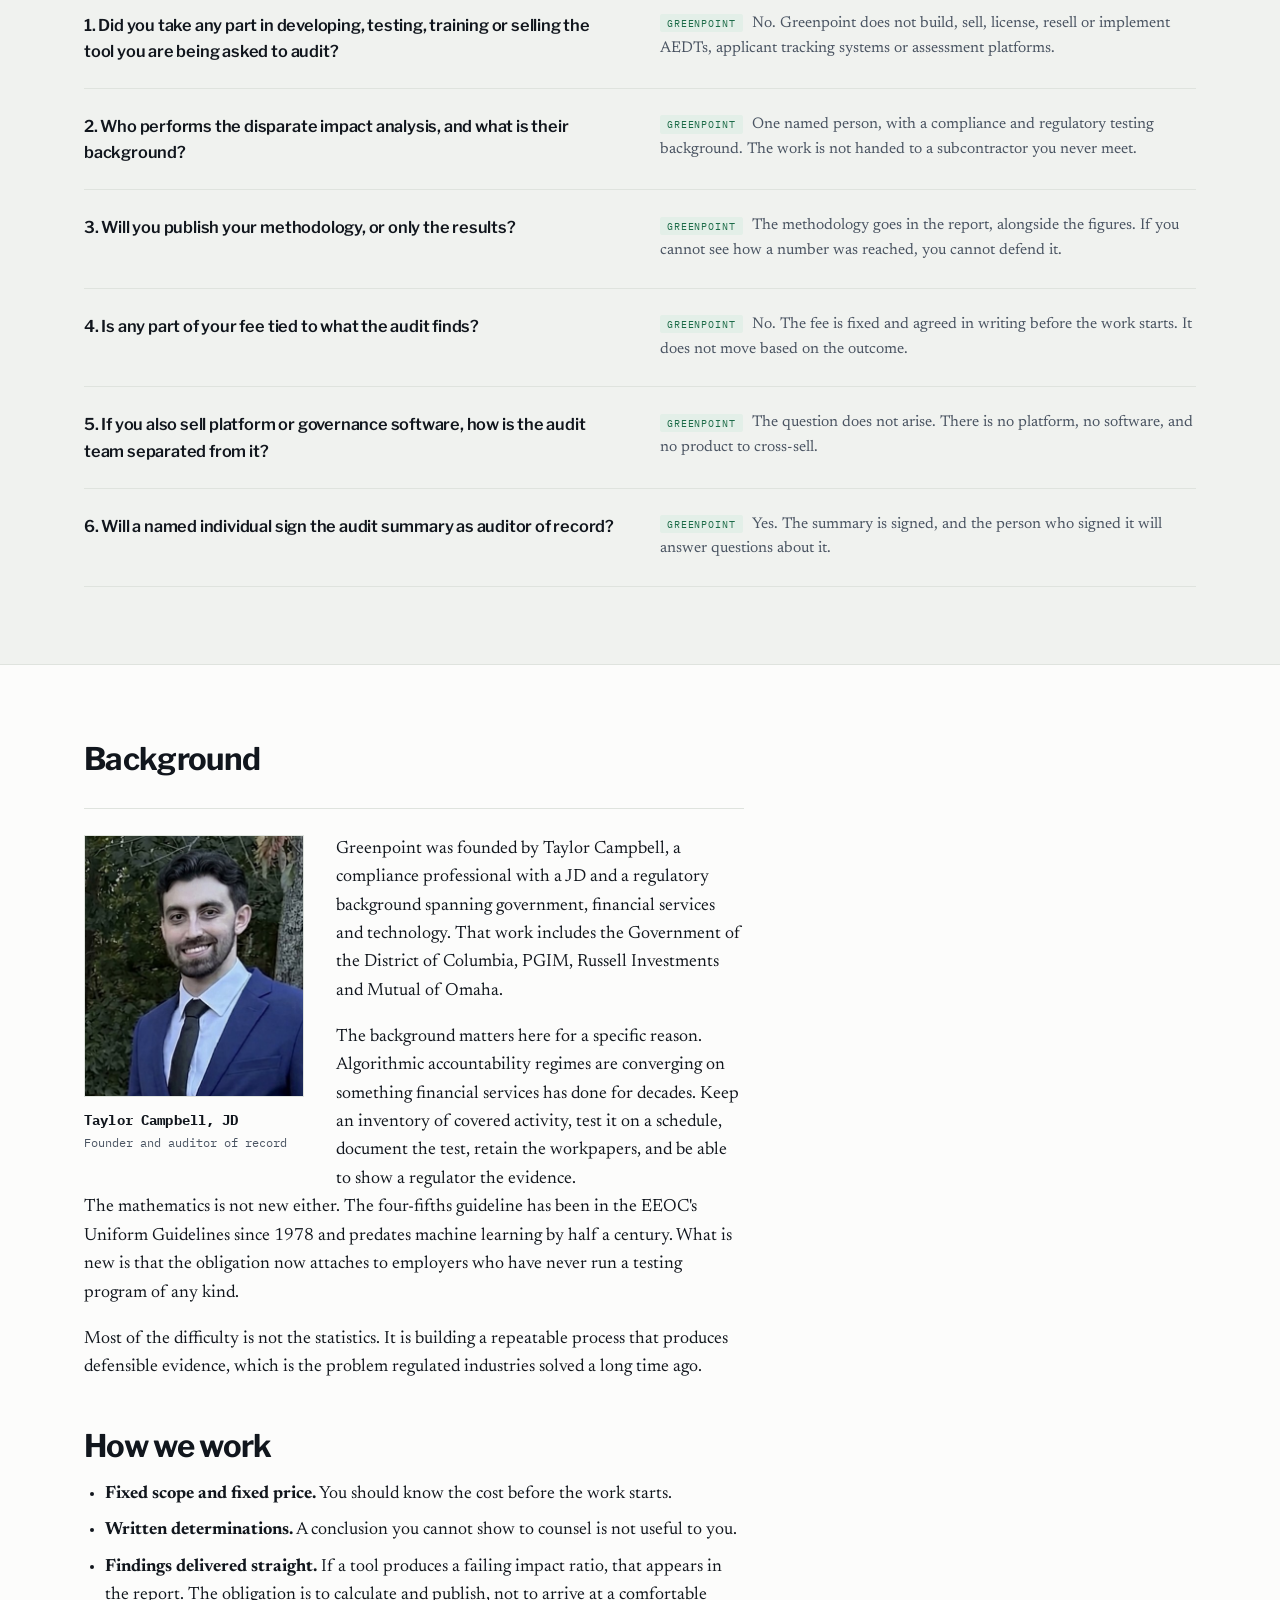
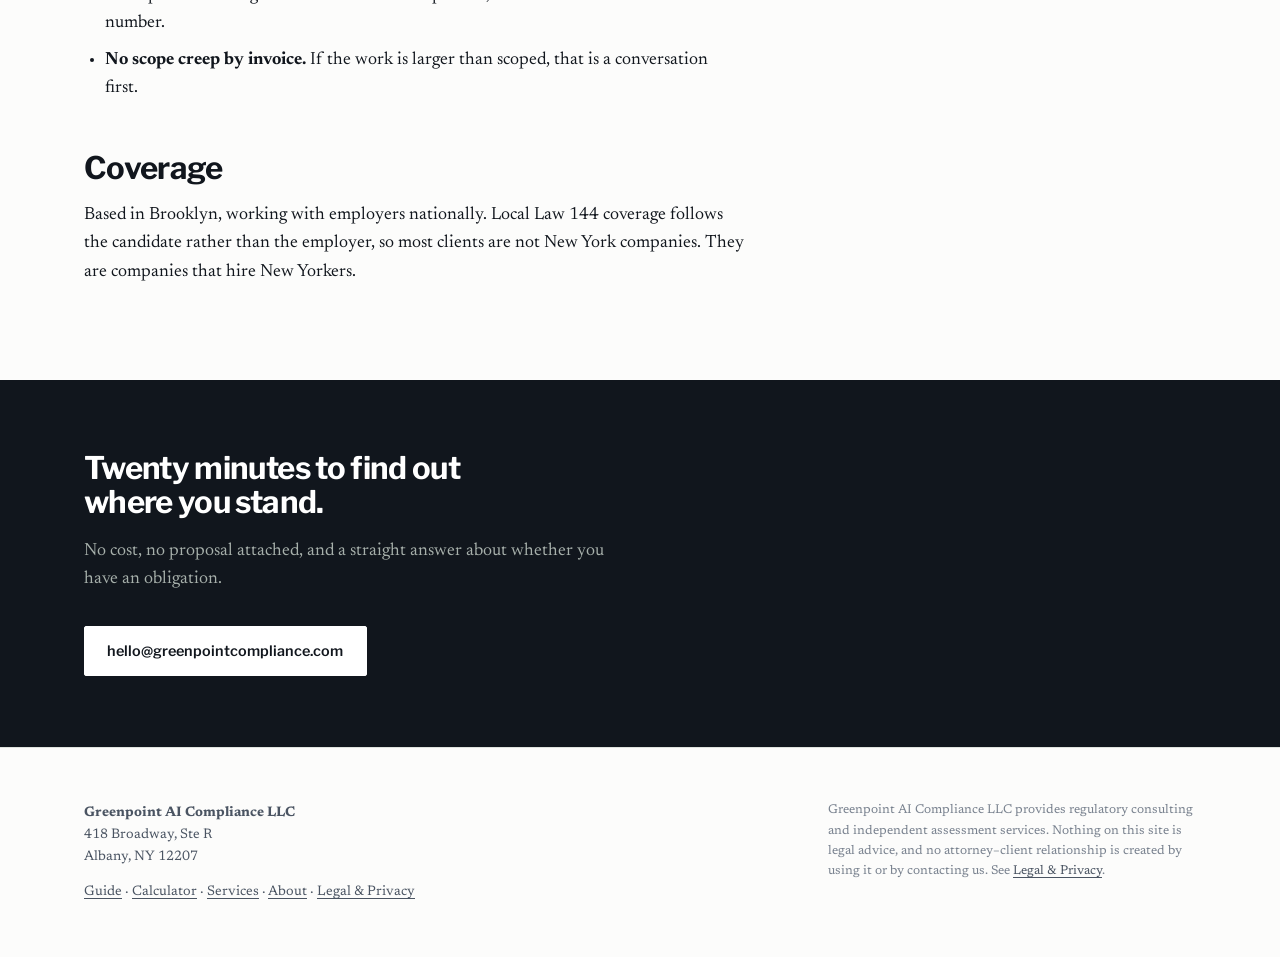
<file: about.html>
<!DOCTYPE html>
<html lang="en">
<head>
<meta charset="utf-8">
<meta name="viewport" content="width=device-width, initial-scale=1">
<title>About | Greenpoint Compliance</title>
<meta name="description" content="Independent Local Law 144 bias audit practice in Brooklyn, New York. No AEDT products, no implementation work, no vendor partnerships, and a named auditor of record on every report.">
<link rel="canonical" href="https://greenpointcompliance.com/about.html">
<meta property="og:type" content="profile">
<meta property="og:title" content="About | Greenpoint Compliance">
<meta property="og:description" content="Independent Local Law 144 bias audit practice in Brooklyn, New York. No AEDT products, no implementation work, no vendor partnerships, and a named auditor of record on every report.">
<meta property="og:url" content="https://greenpointcompliance.com/about.html">
<meta property="og:image" content="https://greenpointcompliance.com/taylor-campbell-square.jpg">
<meta name="twitter:card" content="summary_large_image">
<link rel="icon" href="data:image/svg+xml,%3Csvg xmlns=%27http://www.w3.org/2000/svg%27 viewBox=%270 0 24 24%27%3E%3Cpath d=%27M2 2h20v16l-6 4H2z%27 fill=%27%2314402D%27/%3E%3C/svg%3E">
<link rel="preconnect" href="https://fonts.googleapis.com">
<link rel="preconnect" href="https://fonts.gstatic.com" crossorigin>
<link href="https://fonts.googleapis.com/css2?family=IBM+Plex+Mono:wght@400;500;600&family=Libre+Franklin:wght@500;600;700&family=Newsreader:ital,opsz,wght@0,6..72,400;0,6..72,600;1,6..72,400&display=swap" rel="stylesheet">
<link rel="stylesheet" href="styles.css">
<script type="application/ld+json">
{"@context":"https://schema.org","@type":"Person","name":"Taylor Campbell","honorificSuffix":"JD",
"jobTitle":"Founder","worksFor":{"@type":"Organization","name":"Greenpoint AI Compliance LLC"},
"knowsAbout":["NYC Local Law 144","Automated Employment Decision Tools","Adverse impact analysis","Regulatory compliance testing"]}
</script>
</head>
<body>
<div class="cta-bar"><div class="wrap">
<span><strong>State Comptroller, December 2025:</strong> DCWP flagged 1 of 32 employers reviewed. The Comptroller found 17.</span>
<span class="dot">&mdash;</span>
<a href="mailto:hello@greenpointcompliance.com">Book a free scoping call &rarr;</a>
</div></div>
<header class="site-head"><div class="wrap">
<a class="brand" href="index.html"><svg class="mark" viewBox="0 0 24 24" aria-hidden="true" focusable="false"><path d="M2 2h20v16l-6 4H2z" fill="#14402D"/><path d="M6.5 9.5h11M6.5 13.5h7" stroke="#fff" stroke-width="1.7" stroke-linecap="square"/></svg>Greenpoint</a>
<nav class="site-nav" aria-label="Main">
<a href="nyc-local-law-144-bias-audit-guide.html">Guide</a>
<a href="four-fifths-rule-calculator.html">Calculator</a>
<a href="services.html">Services</a>
<a href="about.html" aria-current="page">About</a>
</nav></div></header>

<main>
<section class="page-head"><div class="wrap">
<span class="eyebrow">About</span>
<h1>A compliance practice, not a technology vendor</h1>
<p class="lede">Greenpoint exists because the market for this work splits between Big Four engagements priced for the Fortune 500 and software that produces a dashboard nobody can defend to a regulator.</p>
</div></section>

<section class="section" style="border-top:none;padding-top:2.4rem"><div class="wrap"><div class="prose">

<h2 style="margin-top:0">Why an independent auditor rather than a platform</h2>
<p>Local Law 144 requires that the auditor hold no financial relationship with the employer or with the tool that would compromise independence. A company that sells you monitoring software and also audits your tool has a structural problem with that requirement, however good the software happens to be.</p>
<p>Greenpoint does not sell AI tooling, does not implement hiring systems, and maintains no vendor partnerships. The only product is the audit and the workpapers behind it.</p>

<figure class="figure framed">
<svg viewBox="0 0 1000 262" role="img" aria-labelledby="indT indD" xmlns="http://www.w3.org/2000/svg">
  <title id="indT">What independence excludes</title>
  <desc id="indD">The audit and its workpapers sit inside the practice. Selling AEDT software, implementing hiring systems, vendor referral fees, and fees tied to findings all sit outside it.</desc>

  <text x="500" y="28" text-anchor="middle" font-family="IBM Plex Mono, ui-monospace, monospace" font-size="11.5" letter-spacing="1.5" fill="var(--slate-lt)">EVERYTHING ELSE IS OUT OF BOUNDS</text>
  <rect x="360" y="66" width="280" height="130" fill="var(--pine-tint)" stroke="var(--pine)" stroke-width="1.8"/>
  <text x="500" y="114" text-anchor="middle" font-family="Libre Franklin, Helvetica Neue, Arial, sans-serif" font-size="19" font-weight="700" fill="var(--pine)">The audit</text>
  <text x="500" y="142" text-anchor="middle" font-family="IBM Plex Mono, ui-monospace, monospace" font-size="11.5" letter-spacing="1.2" fill="var(--pine)">AND THE WORKPAPERS</text>
  <text x="500" y="162" text-anchor="middle" font-family="IBM Plex Mono, ui-monospace, monospace" font-size="11.5" letter-spacing="1.2" fill="var(--pine)">BEHIND IT</text>
  <rect x="24" y="52" width="286" height="54" fill="var(--paper)" stroke="var(--rule)" stroke-width="1.2" stroke-dasharray="5 4"/><g stroke="var(--flag)" stroke-width="2" stroke-linecap="round"><line x1="44" y1="73" x2="56" y2="85"/><line x1="56" y1="73" x2="44" y2="85"/></g><text x="70" y="84" font-family="IBM Plex Mono, ui-monospace, monospace" font-size="12.5" fill="var(--slate)">Selling AEDT software</text>
  <rect x="24" y="156" width="286" height="54" fill="var(--paper)" stroke="var(--rule)" stroke-width="1.2" stroke-dasharray="5 4"/><g stroke="var(--flag)" stroke-width="2" stroke-linecap="round"><line x1="44" y1="177" x2="56" y2="189"/><line x1="56" y1="177" x2="44" y2="189"/></g><text x="70" y="188" font-family="IBM Plex Mono, ui-monospace, monospace" font-size="12.5" fill="var(--slate)">Implementing hiring systems</text>
  <rect x="690" y="52" width="286" height="54" fill="var(--paper)" stroke="var(--rule)" stroke-width="1.2" stroke-dasharray="5 4"/><g stroke="var(--flag)" stroke-width="2" stroke-linecap="round"><line x1="710" y1="73" x2="722" y2="85"/><line x1="722" y1="73" x2="710" y2="85"/></g><text x="736" y="84" font-family="IBM Plex Mono, ui-monospace, monospace" font-size="12.5" fill="var(--slate)">Vendor referral fees</text>
  <rect x="690" y="156" width="286" height="54" fill="var(--paper)" stroke="var(--rule)" stroke-width="1.2" stroke-dasharray="5 4"/><g stroke="var(--flag)" stroke-width="2" stroke-linecap="round"><line x1="710" y1="177" x2="722" y2="189"/><line x1="722" y1="177" x2="710" y2="189"/></g><text x="736" y="188" font-family="IBM Plex Mono, ui-monospace, monospace" font-size="12.5" fill="var(--slate)">Fees tied to findings</text>
  <text x="500" y="250" text-anchor="middle" font-family="IBM Plex Mono, ui-monospace, monospace" font-size="11.5" fill="var(--slate)">NO PRODUCT TO CROSS-SELL MEANS NO INTEREST IN WHAT THE NUMBERS SAY.</text>
</svg>
<figcaption>Independence is not a claim in a marketing page. It is a set of things a firm has agreed not to do, which is why it is worth asking any prospective auditor to put its answers in writing.</figcaption>
</figure>

</div></div></section>

<section class="section tint"><div class="wrap" id="six">
<span class="eyebrow">The six questions</span>
<h2 class="section-title">Ask us the same six questions you should ask anyone else.</h2>
<p class="section-intro">A report signed by a party that fails the independence test is worse than no report, because it documents that you tried and got it wrong. Here is how this practice answers.</p>
<div class="ledger">
<div class="ledger-row">
<p class="q">1. Did you take any part in developing, testing, training or selling the tool you are being asked to audit?</p>
<p class="a"><span class="tag">Greenpoint</span>No. Greenpoint does not build, sell, license, resell or implement AEDTs, applicant tracking systems or assessment platforms.</p>
</div>
<div class="ledger-row">
<p class="q">2. Who performs the disparate impact analysis, and what is their background?</p>
<p class="a"><span class="tag">Greenpoint</span>One named person, with a compliance and regulatory testing background. The work is not handed to a subcontractor you never meet.</p>
</div>
<div class="ledger-row">
<p class="q">3. Will you publish your methodology, or only the results?</p>
<p class="a"><span class="tag">Greenpoint</span>The methodology goes in the report, alongside the figures. If you cannot see how a number was reached, you cannot defend it.</p>
</div>
<div class="ledger-row">
<p class="q">4. Is any part of your fee tied to what the audit finds?</p>
<p class="a"><span class="tag">Greenpoint</span>No. The fee is fixed and agreed in writing before the work starts. It does not move based on the outcome.</p>
</div>
<div class="ledger-row">
<p class="q">5. If you also sell platform or governance software, how is the audit team separated from it?</p>
<p class="a"><span class="tag">Greenpoint</span>The question does not arise. There is no platform, no software, and no product to cross-sell.</p>
</div>
<div class="ledger-row">
<p class="q">6. Will a named individual sign the audit summary as auditor of record?</p>
<p class="a"><span class="tag">Greenpoint</span>Yes. The summary is signed, and the person who signed it will answer questions about it.</p>
</div>
</div>
</div></section>

<section class="section"><div class="wrap"><div class="prose">

<h2 style="margin-top:0">Background</h2>
<div class="founder">
<figure style="margin:0">
<img src="taylor-campbell.jpg" alt="Taylor Campbell, founder of Greenpoint AI Compliance" width="880" height="1050" loading="lazy">
<figcaption class="cap"><strong>Taylor Campbell, JD</strong>Founder and auditor of record</figcaption>
</figure>
<div class="bio">
<p>Greenpoint was founded by Taylor Campbell, a compliance professional with a JD and a regulatory background spanning government, financial services and technology. That work includes the Government of the District of Columbia, PGIM, Russell Investments and Mutual of Omaha.</p>
<p>The background matters here for a specific reason. Algorithmic accountability regimes are converging on something financial services has done for decades. Keep an inventory of covered activity, test it on a schedule, document the test, retain the workpapers, and be able to show a regulator the evidence.</p>
</div>
</div>
<p>The mathematics is not new either. The four-fifths guideline has been in the EEOC&#39;s Uniform Guidelines since 1978 and predates machine learning by half a century. What is new is that the obligation now attaches to employers who have never run a testing program of any kind.</p>
<p>Most of the difficulty is not the statistics. It is building a repeatable process that produces defensible evidence, which is the problem regulated industries solved a long time ago.</p>

<h2>How we work</h2>
<ul>
<li><strong>Fixed scope and fixed price.</strong> You should know the cost before the work starts.</li>
<li><strong>Written determinations.</strong> A conclusion you cannot show to counsel is not useful to you.</li>
<li><strong>Findings delivered straight.</strong> If a tool produces a failing impact ratio, that appears in the report. The obligation is to calculate and publish, not to arrive at a comfortable number.</li>
<li><strong>No scope creep by invoice.</strong> If the work is larger than scoped, that is a conversation first.</li>
</ul>

<h2>Coverage</h2>
<p>Based in Brooklyn, working with employers nationally. Local Law 144 coverage follows the candidate rather than the employer, so most clients are not New York companies. They are companies that hire New Yorkers.</p>

</div></div></section>

<section class="cta-band"><div class="wrap">
<h2>Twenty minutes to find out where you stand.</h2>
<p>No cost, no proposal attached, and a straight answer about whether you have an obligation.</p>
<a class="btn btn-solid" href="mailto:hello@greenpointcompliance.com">hello@greenpointcompliance.com</a>
</div></section>

</main>
<footer class="site-foot"><div class="wrap">
<div><p><strong>Greenpoint AI Compliance LLC</strong><br>418 Broadway, Ste R<br>Albany, NY 12207</p>
<p><a href="nyc-local-law-144-bias-audit-guide.html">Guide</a> &middot; <a href="four-fifths-rule-calculator.html">Calculator</a> &middot; <a href="services.html">Services</a> &middot; <a href="about.html">About</a> &middot; <a href="legal.html">Legal &amp; Privacy</a></p></div>
<p class="disclaimer">Greenpoint AI Compliance LLC provides regulatory consulting and independent assessment services. Nothing on this site is legal advice, and no attorney&ndash;client relationship is created by using it or by contacting us. See <a href="legal.html">Legal &amp; Privacy</a>.</p>
</div></footer>
</body>
</html>
</file>
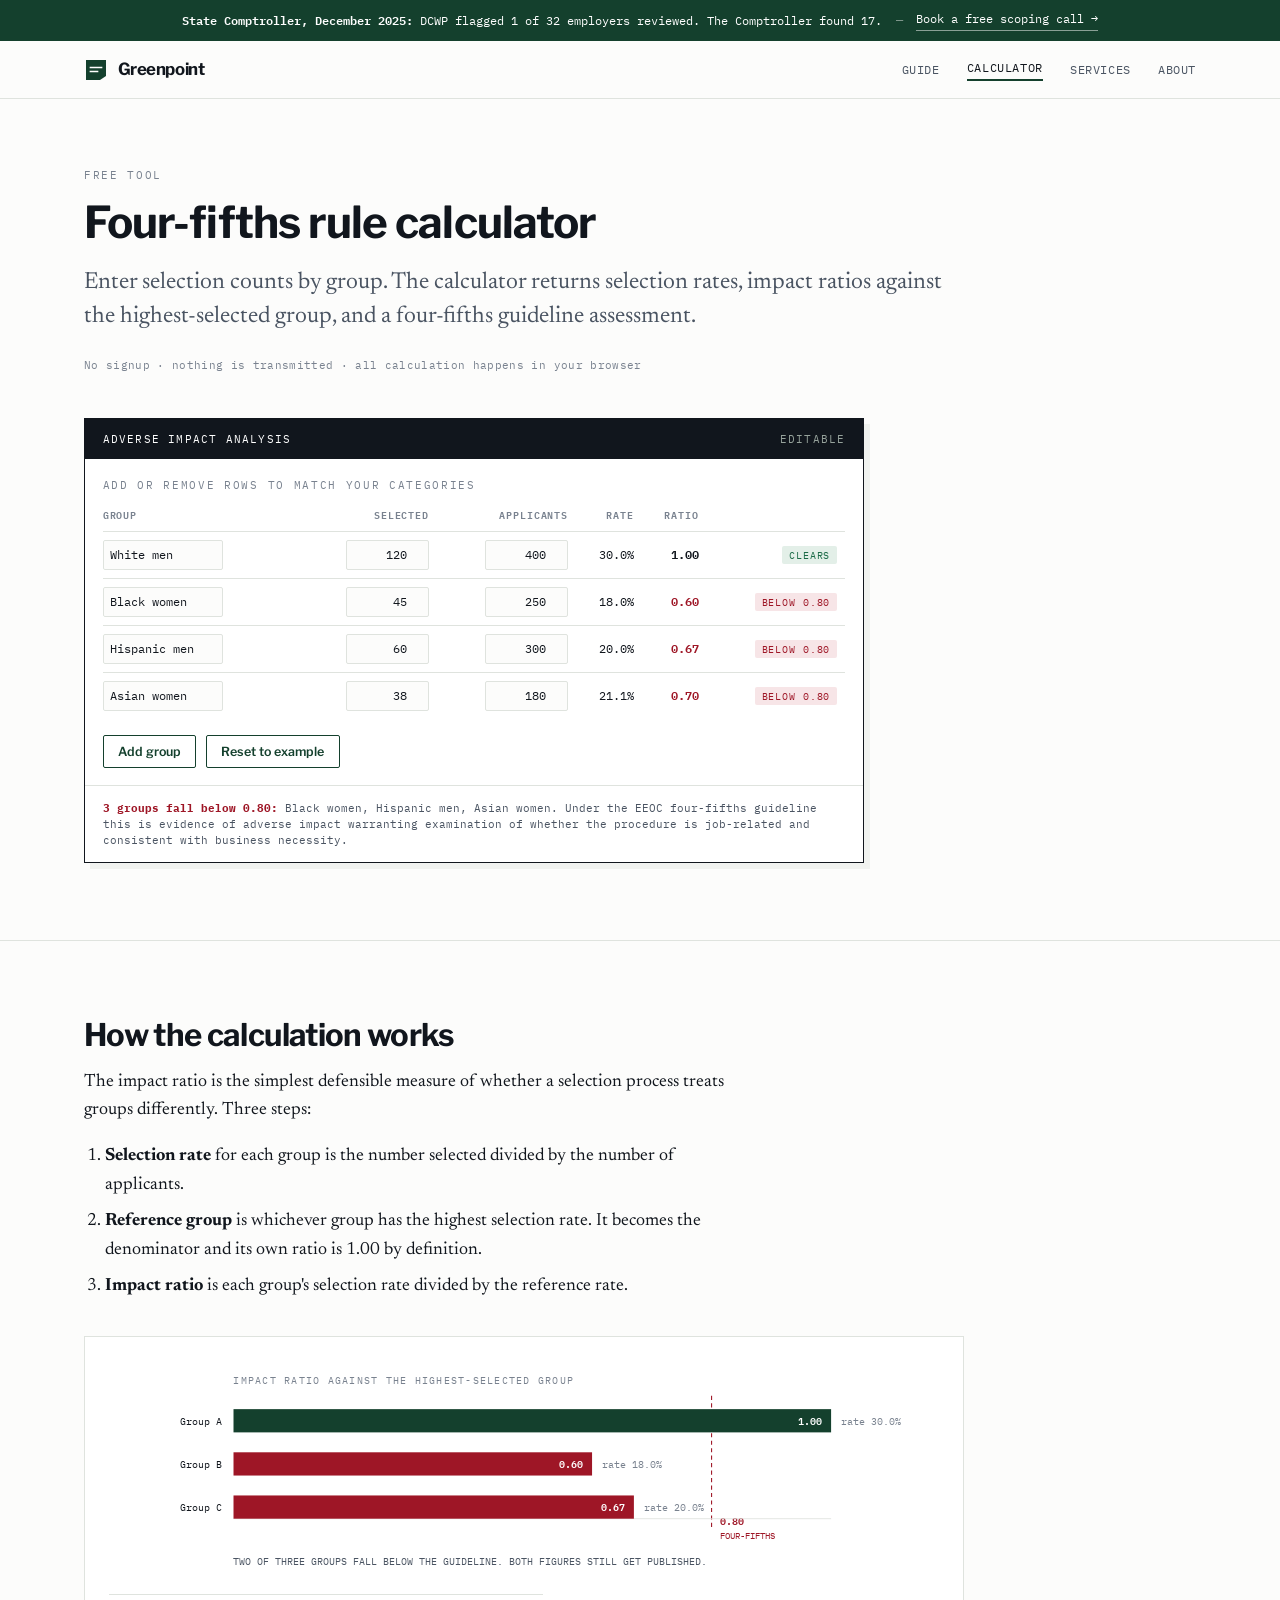
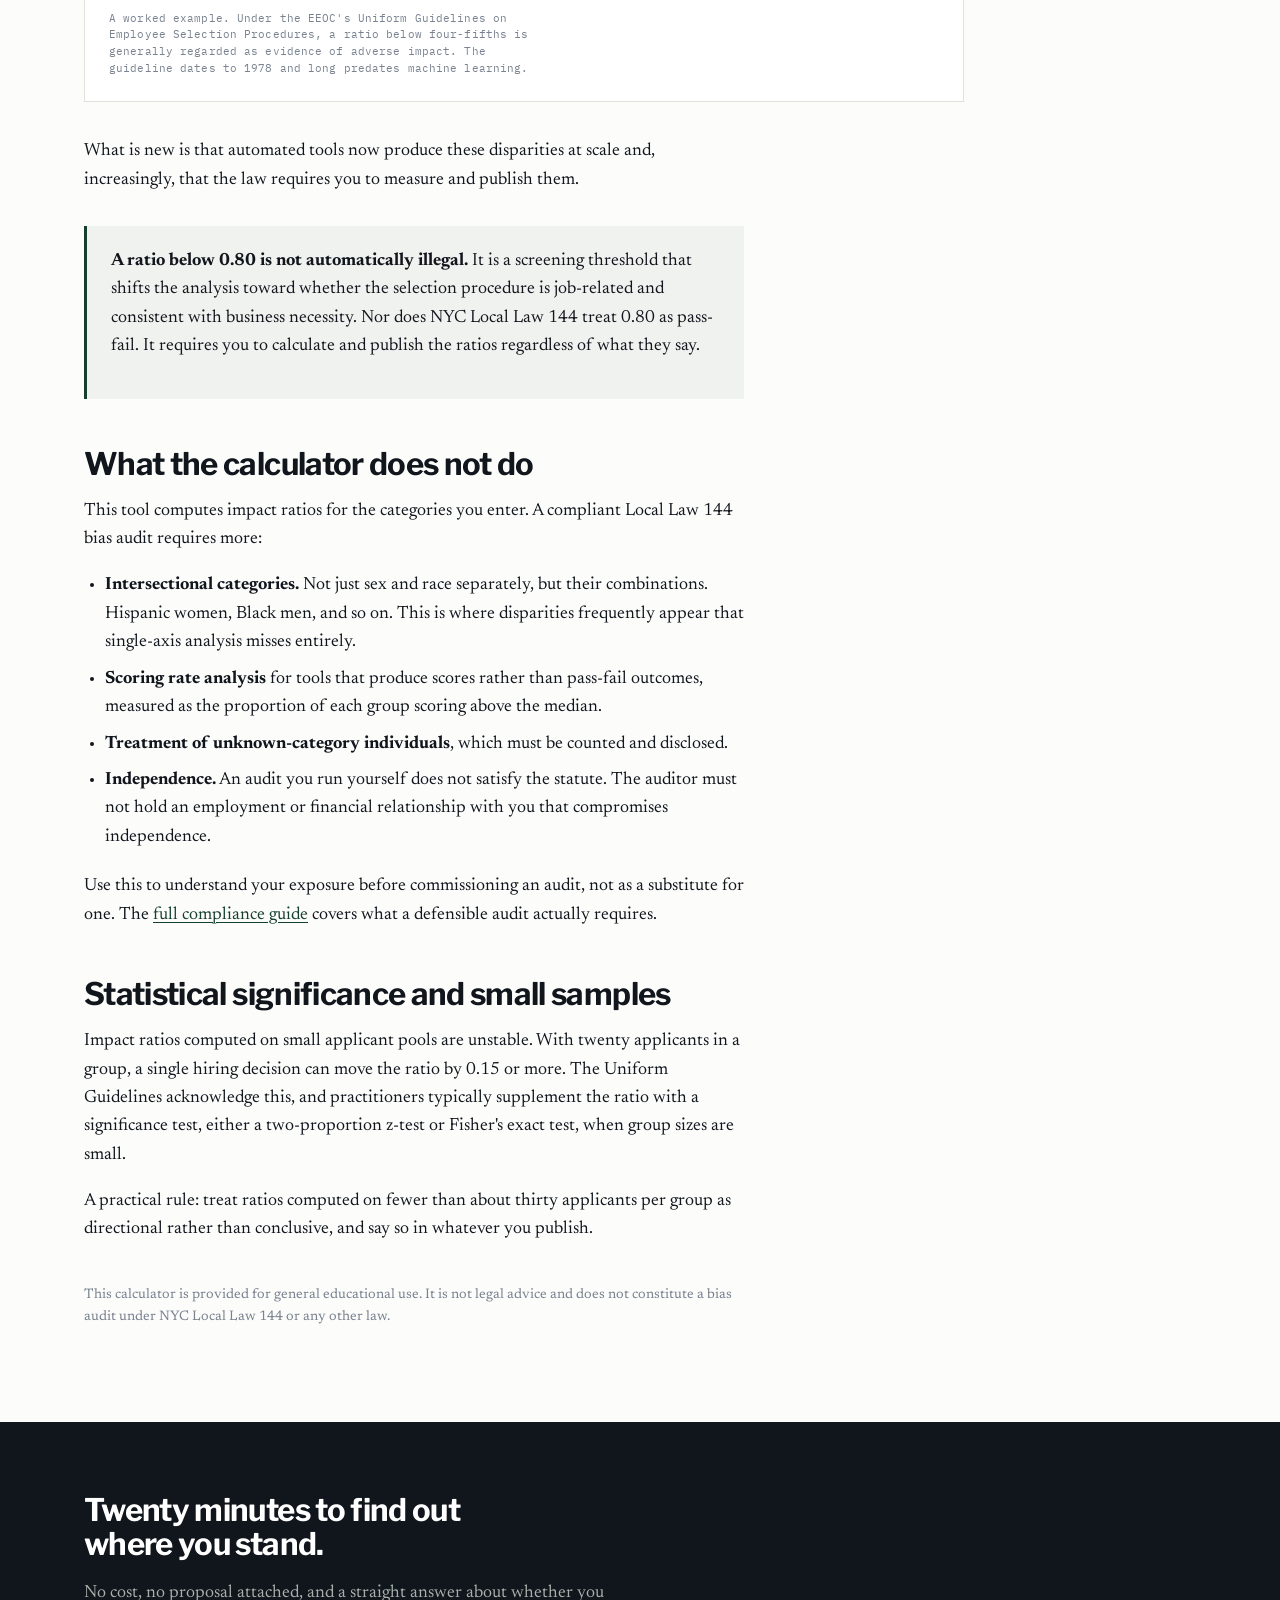
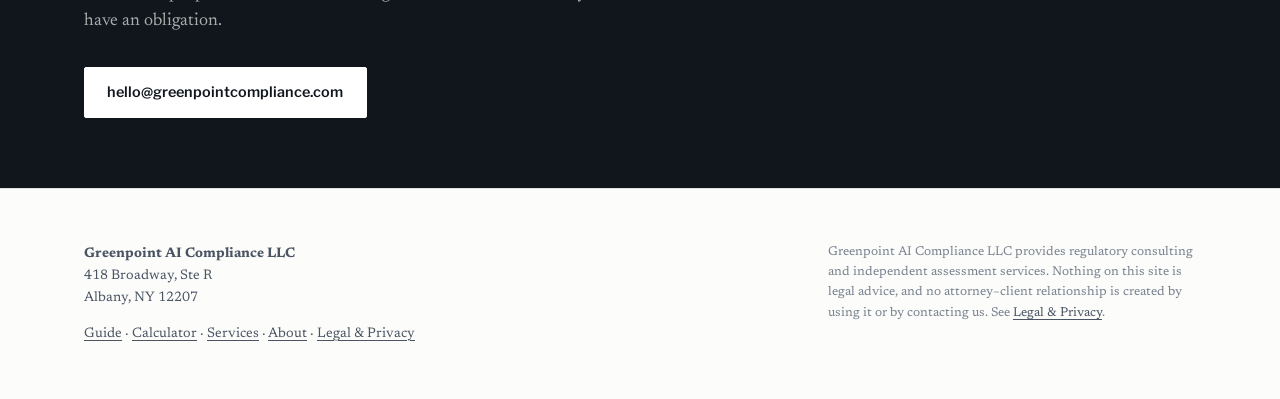
<file: four-fifths-rule-calculator.html>
<!DOCTYPE html>
<html lang="en">
<head>
<meta charset="utf-8">
<meta name="viewport" content="width=device-width, initial-scale=1">
<title>Four-Fifths Rule Calculator | Adverse Impact &amp; Selection Rate Analysis</title>
<meta name="description" content="Free four-fifths rule calculator. Enter selection counts by demographic group to compute selection rates and impact ratios against the EEOC 0.80 adverse impact threshold. Runs entirely in your browser.">
<link rel="canonical" href="https://greenpointcompliance.com/four-fifths-rule-calculator.html">
<meta property="og:type" content="article">
<meta property="og:title" content="Four-Fifths Rule Calculator | Adverse Impact &amp; Selection Rate Analysis">
<meta property="og:description" content="Free four-fifths rule calculator. Enter selection counts by demographic group to compute selection rates and impact ratios against the EEOC 0.80 adverse impact threshold. Runs entirely in your browser.">
<meta property="og:url" content="https://greenpointcompliance.com/four-fifths-rule-calculator.html">
<meta name="twitter:card" content="summary_large_image">
<link rel="icon" href="data:image/svg+xml,%3Csvg xmlns=%27http://www.w3.org/2000/svg%27 viewBox=%270 0 24 24%27%3E%3Cpath d=%27M2 2h20v16l-6 4H2z%27 fill=%27%2314402D%27/%3E%3C/svg%3E">
<link rel="preconnect" href="https://fonts.googleapis.com">
<link rel="preconnect" href="https://fonts.gstatic.com" crossorigin>
<link href="https://fonts.googleapis.com/css2?family=IBM+Plex+Mono:wght@400;500;600&family=Libre+Franklin:wght@500;600;700&family=Newsreader:ital,opsz,wght@0,6..72,400;0,6..72,600;1,6..72,400&display=swap" rel="stylesheet">
<link rel="stylesheet" href="styles.css">
<script type="application/ld+json">
{"@context":"https://schema.org","@type":"WebApplication","name":"Four-Fifths Rule Impact Ratio Calculator",
"applicationCategory":"BusinessApplication","operatingSystem":"Any","url":"https://greenpointcompliance.com/four-fifths-rule-calculator.html",
"description":"Free calculator for adverse impact analysis. Enter selection counts by demographic group to compute selection rates and impact ratios against the EEOC four-fifths guideline.",
"offers":{"@type":"Offer","price":"0","priceCurrency":"USD"},
"publisher":{"@type":"Organization","name":"Greenpoint AI Compliance LLC"}}
</script>
</head>
<body>
<div class="cta-bar"><div class="wrap">
<span><strong>State Comptroller, December 2025:</strong> DCWP flagged 1 of 32 employers reviewed. The Comptroller found 17.</span>
<span class="dot">&mdash;</span>
<a href="mailto:hello@greenpointcompliance.com">Book a free scoping call &rarr;</a>
</div></div>
<header class="site-head"><div class="wrap">
<a class="brand" href="index.html"><svg class="mark" viewBox="0 0 24 24" aria-hidden="true" focusable="false"><path d="M2 2h20v16l-6 4H2z" fill="#14402D"/><path d="M6.5 9.5h11M6.5 13.5h7" stroke="#fff" stroke-width="1.7" stroke-linecap="square"/></svg>Greenpoint</a>
<nav class="site-nav" aria-label="Main">
<a href="nyc-local-law-144-bias-audit-guide.html">Guide</a>
<a href="four-fifths-rule-calculator.html" aria-current="page">Calculator</a>
<a href="services.html">Services</a>
<a href="about.html">About</a>
</nav></div></header>

<main>
<section class="page-head"><div class="wrap">
<span class="eyebrow">Free tool</span>
<h1>Four-fifths rule calculator</h1>
<p class="lede">Enter selection counts by group. The calculator returns selection rates, impact ratios against the highest-selected group, and a four-fifths guideline assessment.</p>
<p class="meta">No signup &middot; nothing is transmitted &middot; all calculation happens in your browser</p>
</div></section>

<section class="section" style="border-top:none;padding-top:2rem"><div class="wrap">
<div class="exhibit" style="max-width:780px">
<div class="exhibit-head"><span>Adverse impact analysis</span><span>Editable</span></div>
<div class="exhibit-body">
<p class="eyebrow" style="margin-bottom:0.7rem">Add or remove rows to match your categories</p>
<div class="audit-scroll"><table class="audit">
<thead><tr>
<th scope="col">Group</th><th scope="col">Selected</th><th scope="col">Applicants</th>
<th scope="col">Rate</th><th scope="col">Ratio</th><th scope="col"><span class="sr-only">Result</span></th>
</tr></thead>
<tbody id="rows"></tbody>
</table></div>
<div style="display:flex;gap:0.6rem;margin-top:1rem;flex-wrap:wrap">
<button type="button" class="btn btn-ghost" id="addrow" style="font-size:0.78rem;padding:0.5rem 0.9rem">Add group</button>
<button type="button" class="btn btn-ghost" id="reset" style="font-size:0.78rem;padding:0.5rem 0.9rem">Reset to example</button>
</div>
</div>
<div class="exhibit-foot" id="verdict-note"></div>
</div>
</div></section>

<section class="section"><div class="wrap"><div class="prose">
<h2 style="margin-top:0">How the calculation works</h2>
<p>The impact ratio is the simplest defensible measure of whether a selection process treats groups differently. Three steps:</p>
<ol>
<li><strong>Selection rate</strong> for each group is the number selected divided by the number of applicants.</li>
<li><strong>Reference group</strong> is whichever group has the highest selection rate. It becomes the denominator and its own ratio is 1.00 by definition.</li>
<li><strong>Impact ratio</strong> is each group&#39;s selection rate divided by the reference rate.</li>
</ol>

<figure class="figure framed">
<svg viewBox="0 0 1000 260" role="img" aria-labelledby="irT irD" xmlns="http://www.w3.org/2000/svg">
  <title id="irT">Impact ratios against the four-fifths guideline</title>
  <desc id="irD">Group A sets the reference rate at 1.00. Group C returns 0.67 and Group B returns 0.60. Both fall below the 0.80 four-fifths guideline.</desc>

  <text x="150" y="28" font-family="IBM Plex Mono, ui-monospace, monospace" font-size="11.5" letter-spacing="1.5" fill="var(--slate-lt)">IMPACT RATIO AGAINST THE HIGHEST-SELECTED GROUP</text>
  <line x1="726.0" y1="42" x2="726.0" y2="202" stroke="var(--flag)" stroke-width="1.3" stroke-dasharray="5 4"/>
  <text x="736.0" y="198" font-family="IBM Plex Mono, ui-monospace, monospace" font-size="12" font-weight="600" fill="var(--flag)">0.80</text>
  <text x="736.0" y="214" font-family="IBM Plex Mono, ui-monospace, monospace" font-size="10.5" fill="var(--flag)">FOUR-FIFTHS</text>
  <line x1="150" y1="190" x2="870" y2="190" stroke="var(--rule)" stroke-width="1"/>
  <text x="136" y="77" text-anchor="end" font-family="IBM Plex Mono, ui-monospace, monospace" font-size="12.5" fill="var(--ink)">Group A</text><rect x="150" y="58" width="720.0" height="28" fill="var(--pine)"/><text x="859.0" y="77" text-anchor="end" font-family="IBM Plex Mono, ui-monospace, monospace" font-size="12.5" font-weight="600" fill="#fff">1.00</text><text x="882.0" y="77" font-family="IBM Plex Mono, ui-monospace, monospace" font-size="11.5" fill="var(--slate-lt)">rate 30.0%</text>
  <text x="136" y="129" text-anchor="end" font-family="IBM Plex Mono, ui-monospace, monospace" font-size="12.5" fill="var(--ink)">Group B</text><rect x="150" y="110" width="432.0" height="28" fill="var(--flag)"/><text x="571.0" y="129" text-anchor="end" font-family="IBM Plex Mono, ui-monospace, monospace" font-size="12.5" font-weight="600" fill="#fff">0.60</text><text x="594.0" y="129" font-family="IBM Plex Mono, ui-monospace, monospace" font-size="11.5" fill="var(--slate-lt)">rate 18.0%</text>
  <text x="136" y="181" text-anchor="end" font-family="IBM Plex Mono, ui-monospace, monospace" font-size="12.5" fill="var(--ink)">Group C</text><rect x="150" y="162" width="482.4" height="28" fill="var(--flag)"/><text x="621.4" y="181" text-anchor="end" font-family="IBM Plex Mono, ui-monospace, monospace" font-size="12.5" font-weight="600" fill="#fff">0.67</text><text x="644.4" y="181" font-family="IBM Plex Mono, ui-monospace, monospace" font-size="11.5" fill="var(--slate-lt)">rate 20.0%</text>
  <text x="150" y="246" font-family="IBM Plex Mono, ui-monospace, monospace" font-size="11.5" fill="var(--slate)">TWO OF THREE GROUPS FALL BELOW THE GUIDELINE. BOTH FIGURES STILL GET PUBLISHED.</text>
</svg>
<figcaption>A worked example. Under the EEOC&#39;s Uniform Guidelines on Employee Selection Procedures, a ratio below four-fifths is generally regarded as evidence of adverse impact. The guideline dates to 1978 and long predates machine learning.</figcaption>
</figure>

<p>What is new is that automated tools now produce these disparities at scale and, increasingly, that the law requires you to measure and publish them.</p>

<div class="callout">
<p><strong>A ratio below 0.80 is not automatically illegal.</strong> It is a screening threshold that shifts the analysis toward whether the selection procedure is job-related and consistent with business necessity. Nor does NYC Local Law 144 treat 0.80 as pass-fail. It requires you to calculate and publish the ratios regardless of what they say.</p>
</div>

<h2>What the calculator does not do</h2>
<p>This tool computes impact ratios for the categories you enter. A compliant Local Law 144 bias audit requires more:</p>
<ul>
<li><strong>Intersectional categories.</strong> Not just sex and race separately, but their combinations. Hispanic women, Black men, and so on. This is where disparities frequently appear that single-axis analysis misses entirely.</li>
<li><strong>Scoring rate analysis</strong> for tools that produce scores rather than pass-fail outcomes, measured as the proportion of each group scoring above the median.</li>
<li><strong>Treatment of unknown-category individuals</strong>, which must be counted and disclosed.</li>
<li><strong>Independence.</strong> An audit you run yourself does not satisfy the statute. The auditor must not hold an employment or financial relationship with you that compromises independence.</li>
</ul>
<p>Use this to understand your exposure before commissioning an audit, not as a substitute for one. The <a href="nyc-local-law-144-bias-audit-guide.html">full compliance guide</a> covers what a defensible audit actually requires.</p>

<h2>Statistical significance and small samples</h2>
<p>Impact ratios computed on small applicant pools are unstable. With twenty applicants in a group, a single hiring decision can move the ratio by 0.15 or more. The Uniform Guidelines acknowledge this, and practitioners typically supplement the ratio with a significance test, either a two-proportion z-test or Fisher&#39;s exact test, when group sizes are small.</p>
<p>A practical rule: treat ratios computed on fewer than about thirty applicants per group as directional rather than conclusive, and say so in whatever you publish.</p>

<p style="margin-top:2.5rem;font-size:0.86rem;color:var(--slate-lt)">This calculator is provided for general educational use. It is not legal advice and does not constitute a bias audit under NYC Local Law 144 or any other law.</p>
</div></div></section>

<section class="cta-band"><div class="wrap">
<h2>Twenty minutes to find out where you stand.</h2>
<p>No cost, no proposal attached, and a straight answer about whether you have an obligation.</p>
<a class="btn btn-solid" href="mailto:hello@greenpointcompliance.com">hello@greenpointcompliance.com</a>
</div></section>

</main>
<footer class="site-foot"><div class="wrap">
<div><p><strong>Greenpoint AI Compliance LLC</strong><br>418 Broadway, Ste R<br>Albany, NY 12207</p>
<p><a href="nyc-local-law-144-bias-audit-guide.html">Guide</a> &middot; <a href="four-fifths-rule-calculator.html">Calculator</a> &middot; <a href="services.html">Services</a> &middot; <a href="about.html">About</a> &middot; <a href="legal.html">Legal &amp; Privacy</a></p></div>
<p class="disclaimer">Greenpoint AI Compliance LLC provides regulatory consulting and independent assessment services. Nothing on this site is legal advice, and no attorney&ndash;client relationship is created by using it or by contacting us. See <a href="legal.html">Legal &amp; Privacy</a>.</p>
</div></footer>
<script>
(function(){
  var tbody=document.getElementById('rows'), note=document.getElementById('verdict-note');
  var DEFAULTS=[['White men',120,400],['Black women',45,250],['Hispanic men',60,300],['Asian women',38,180]];
  function esc(s){ return String(s).replace(/&/g,'&amp;').replace(/"/g,'&quot;').replace(/</g,'&lt;'); }
  function rowHTML(name,sel,app){
    return '<tr>'+
      '<td><input type="text" class="gname" value="'+esc(name)+'" aria-label="Group name" style="width:7.5rem;text-align:left"></td>'+
      '<td><input type="number" min="0" class="gsel" value="'+sel+'" aria-label="Selected"></td>'+
      '<td><input type="number" min="1" class="gapp" value="'+app+'" aria-label="Applicants"></td>'+
      '<td class="rate">—</td><td class="ratio">—</td><td class="flagcell"></td></tr>';
  }
  function build(data){ tbody.innerHTML=data.map(function(d){return rowHTML(d[0],d[1],d[2]);}).join(''); bind(); compute(); }
  function bind(){ tbody.querySelectorAll('input').forEach(function(i){ i.oninput=compute; }); }
  function compute(){
    var trs=[].slice.call(tbody.querySelectorAll('tr')), data=[];
    trs.forEach(function(tr){
      var s=parseFloat(tr.querySelector('.gsel').value), a=parseFloat(tr.querySelector('.gapp').value);
      data.push({tr:tr,rate:(isFinite(s)&&isFinite(a)&&a>0)?s/a:null,
                 name:tr.querySelector('.gname').value||'Group', n:a});
    });
    var best=0; data.forEach(function(d){ if(d.rate!==null&&d.rate>best) best=d.rate; });
    var fails=[], small=false;
    data.forEach(function(d){
      var rc=d.tr.querySelector('.rate'), ic=d.tr.querySelector('.ratio'), fc=d.tr.querySelector('.flagcell');
      if(d.rate===null||best===0){ rc.textContent='—'; ic.textContent='—'; fc.innerHTML=''; return; }
      if(d.n<30) small=true;
      var r=d.rate/best;
      rc.textContent=(d.rate*100).toFixed(1)+'%';
      ic.textContent=r.toFixed(2);
      var bad=r<0.8; if(bad) fails.push(d.name);
      ic.style.color=bad?'var(--flag)':'var(--ink)';
      fc.innerHTML='<span class="verdict '+(bad?'fail':'pass')+'">'+(bad?'Below 0.80':'Clears')+'</span>';
    });
    var msg;
    if(fails.length){
      msg='<strong style="color:var(--flag)">'+fails.length+' group'+(fails.length>1?'s fall':' falls')+
          ' below 0.80:</strong> '+fails.map(esc).join(', ')+'. Under the EEOC four-fifths guideline this is evidence of adverse impact warranting examination of whether the procedure is job-related and consistent with business necessity.';
    } else {
      msg='<strong>All groups clear 0.80.</strong> Impact ratio = each group\'s selection rate divided by the highest group\'s rate.';
    }
    if(small) msg+=' <em>At least one group has fewer than 30 applicants. Treat those ratios as directional, not conclusive.</em>';
    note.innerHTML=msg;
  }
  document.getElementById('addrow').onclick=function(){
    tbody.insertAdjacentHTML('beforeend',rowHTML('New group',0,100)); bind(); compute();
  };
  document.getElementById('reset').onclick=function(){ build(DEFAULTS); };
  build(DEFAULTS);
})();
</script>
</body>
</html>
</file>
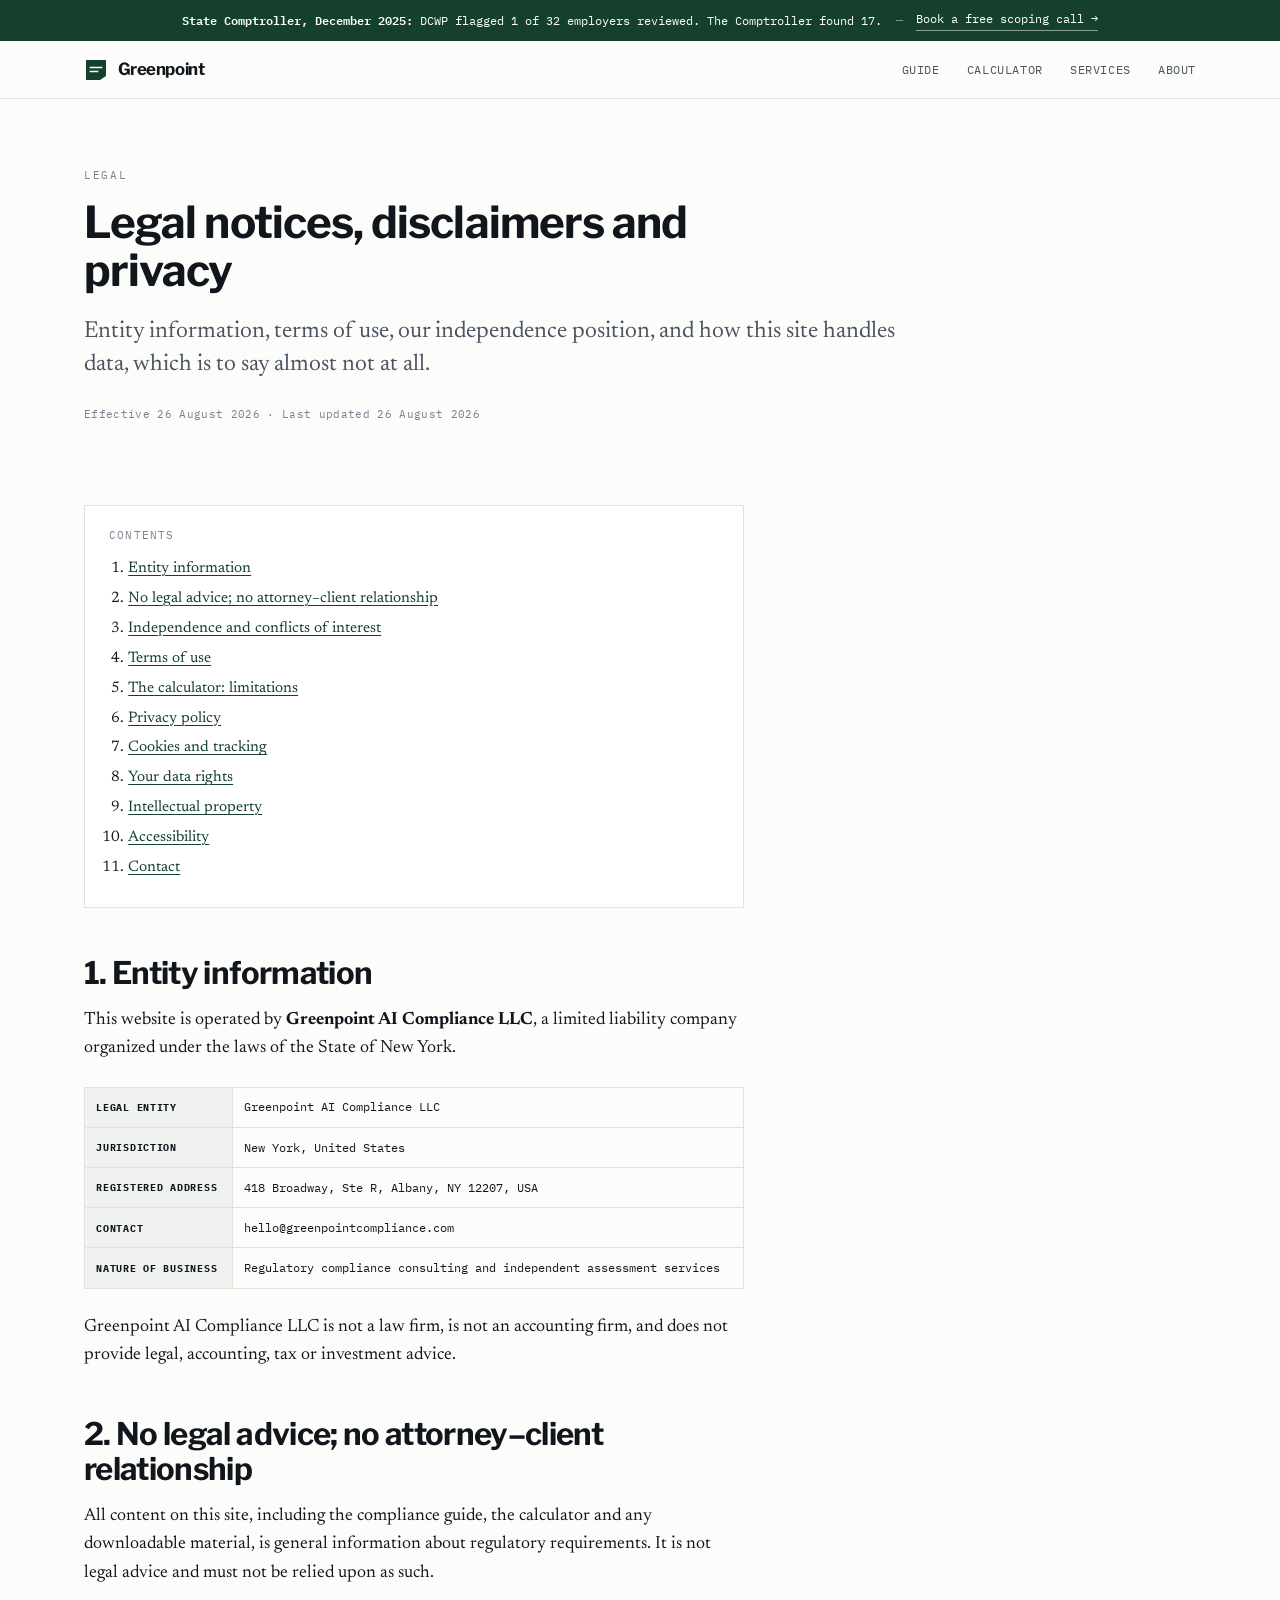
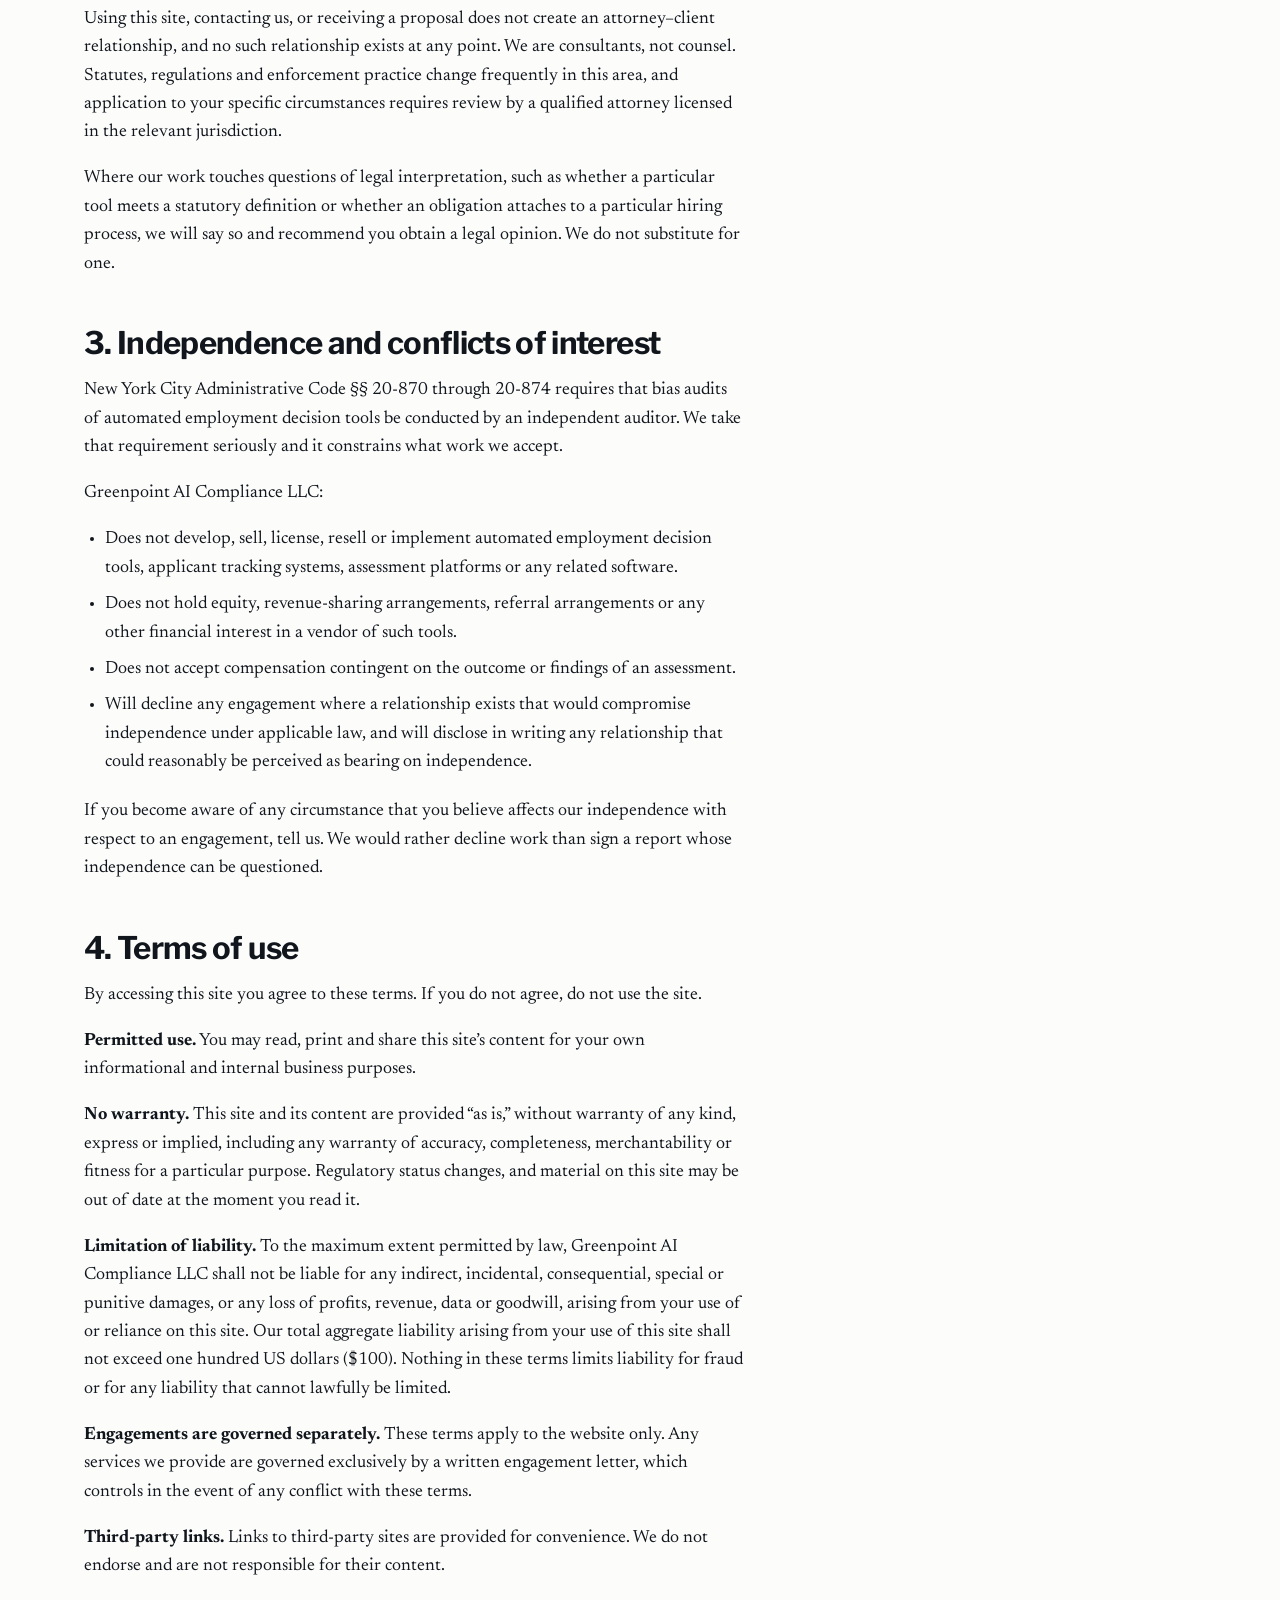
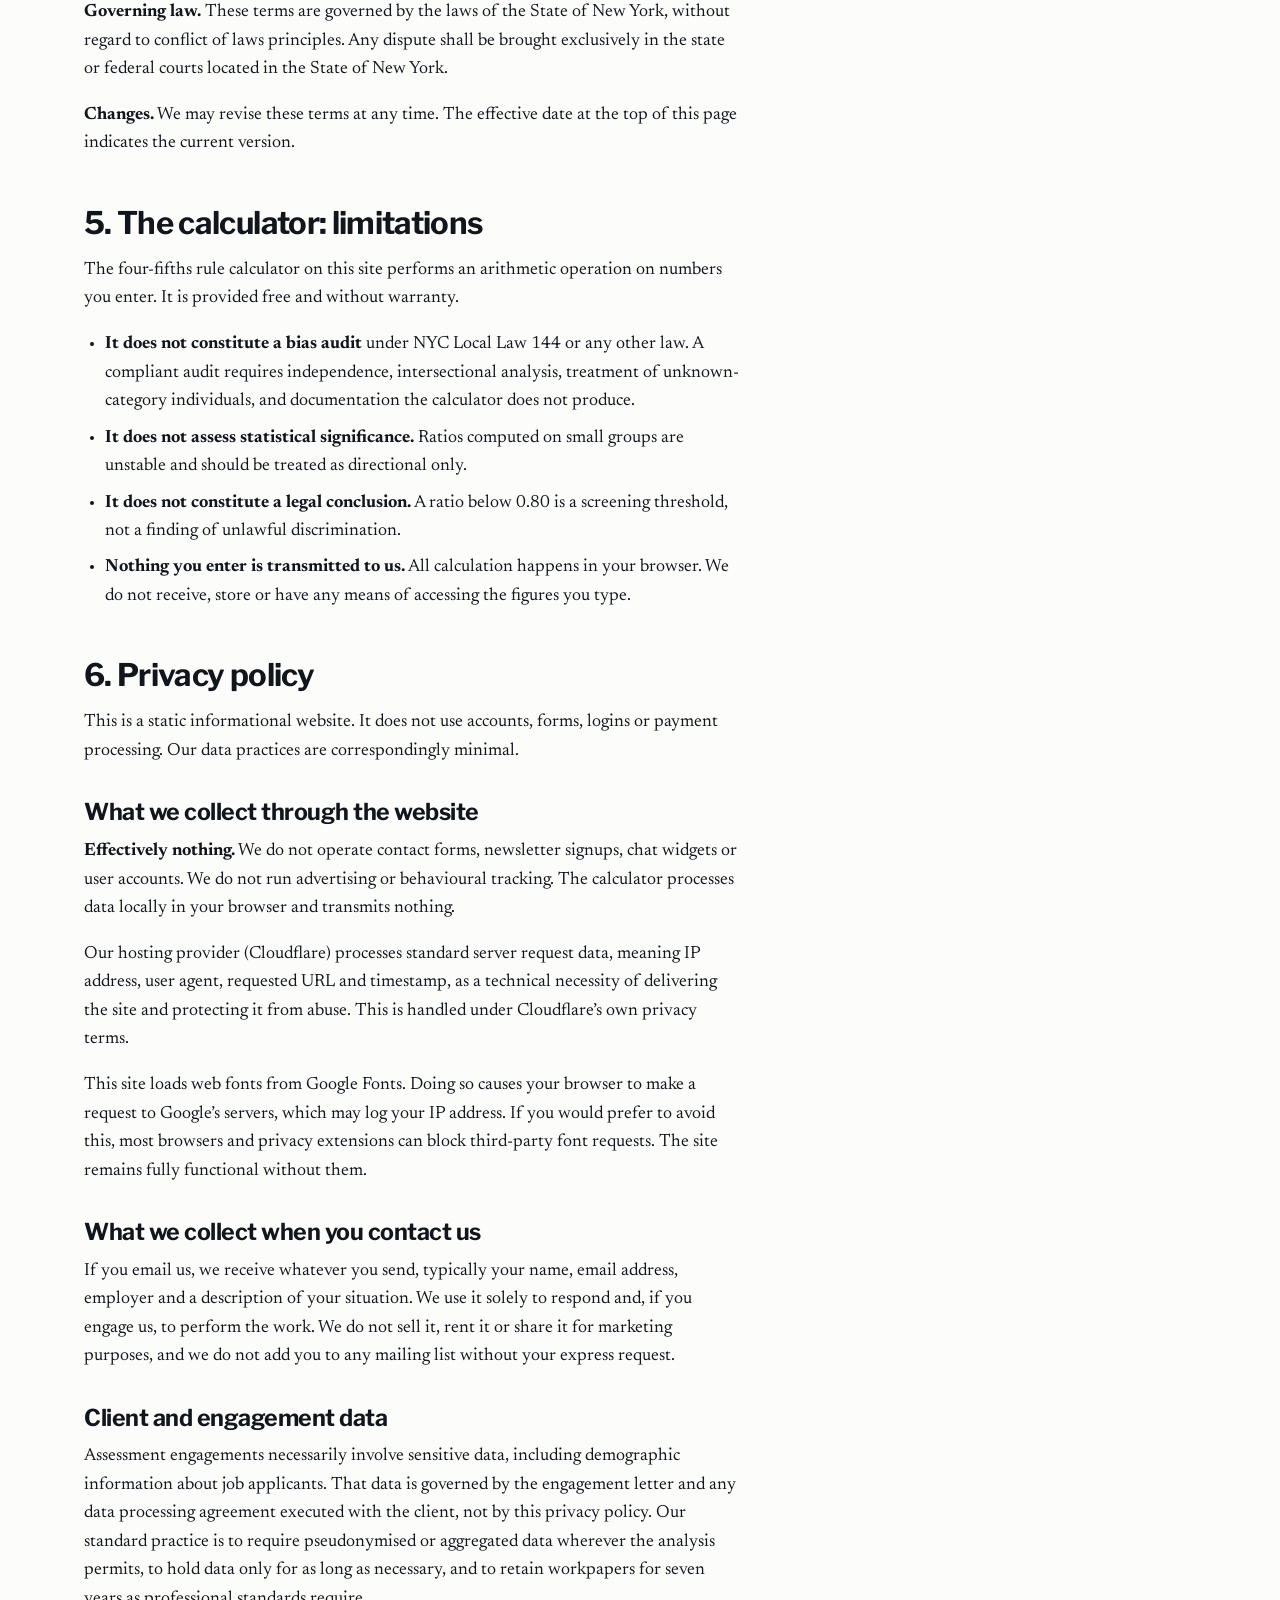
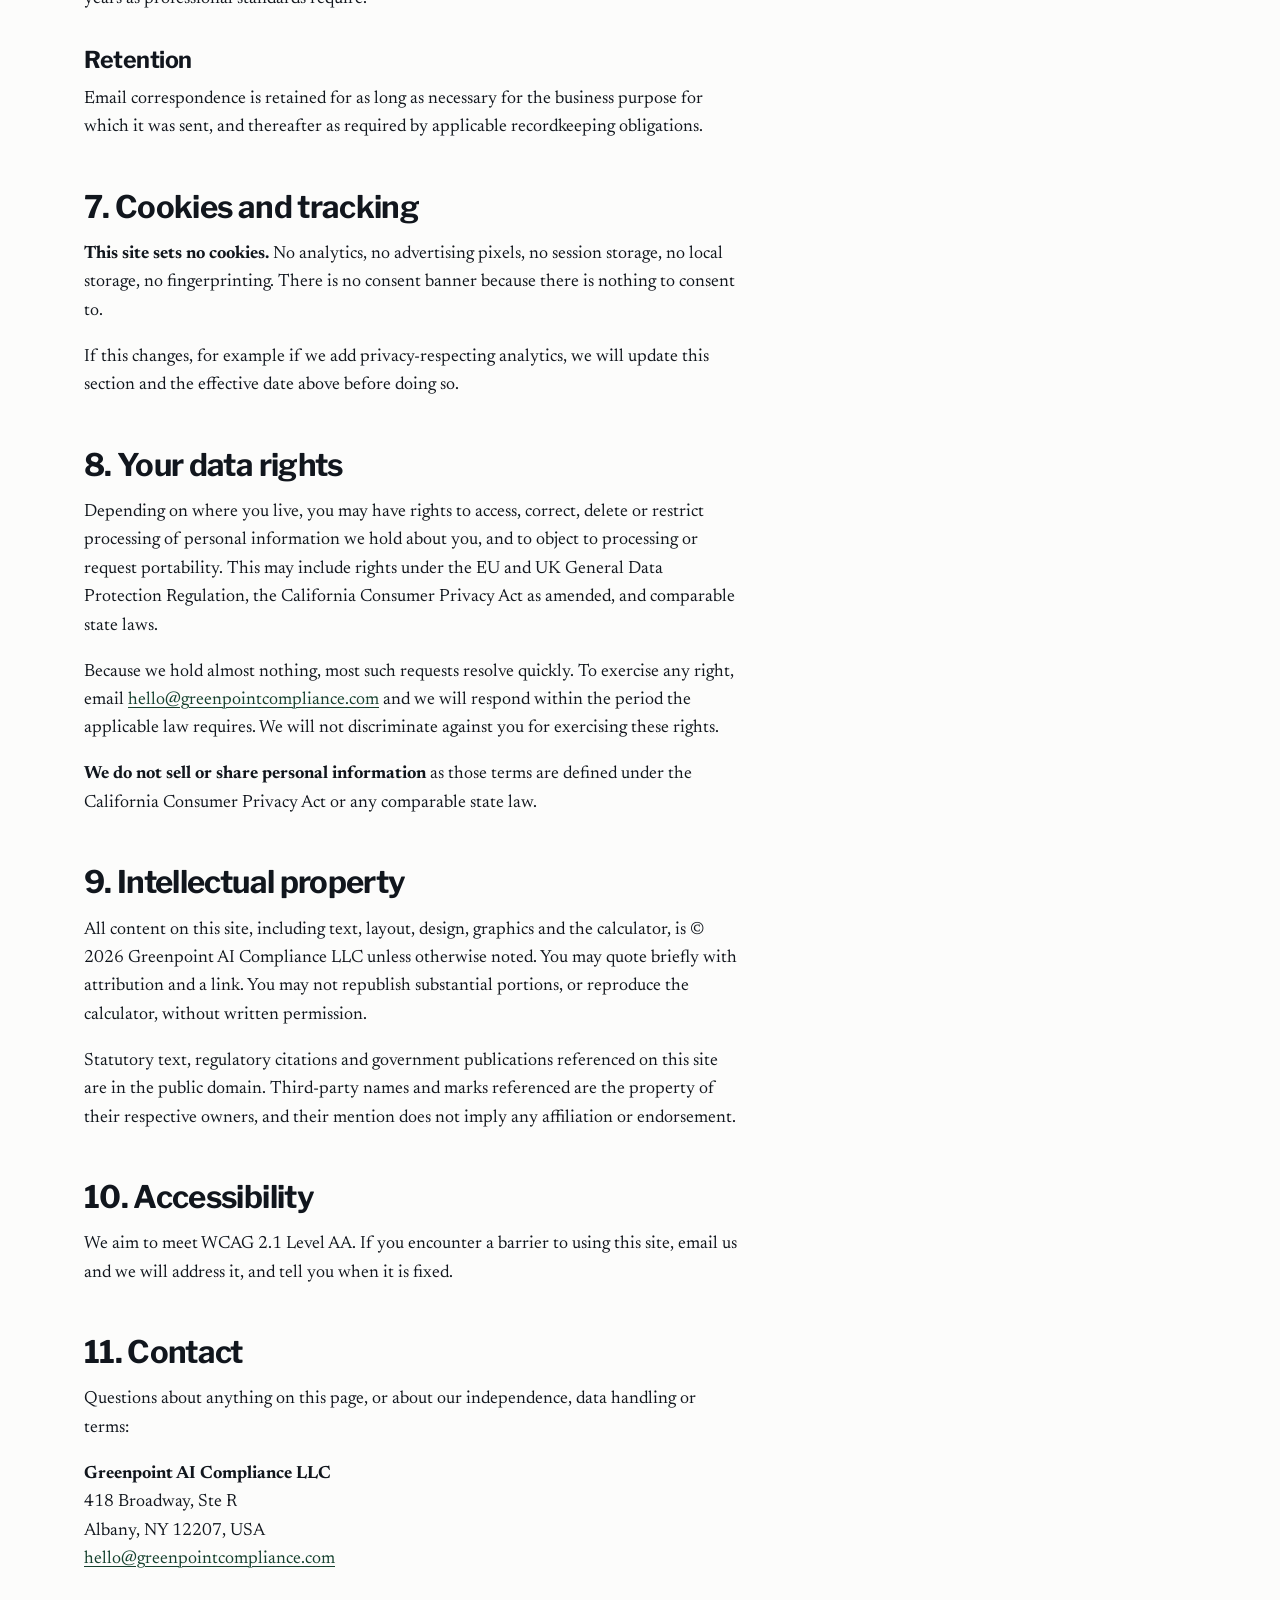
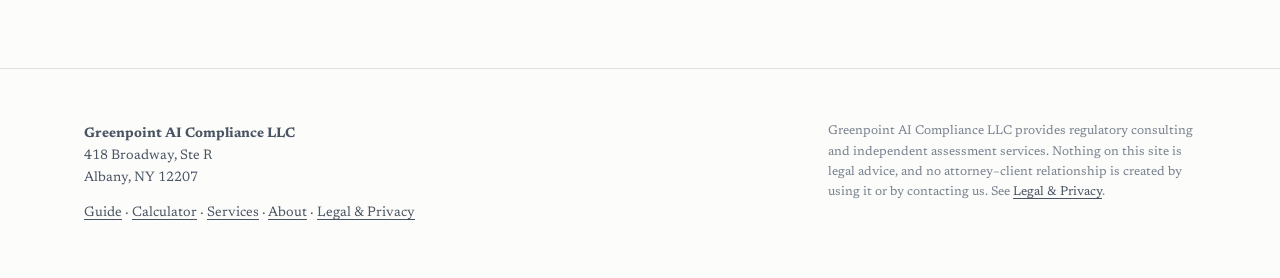
<file: legal.html>
<!DOCTYPE html>
<html lang="en">
<head>
<meta charset="utf-8">
<meta name="viewport" content="width=device-width, initial-scale=1">
<title>Legal, Disclaimers &amp; Privacy | Greenpoint AI Compliance LLC</title>
<meta name="description" content="Legal notices, terms of use, independence statement and privacy policy for Greenpoint AI Compliance LLC. This site sets no cookies and runs no tracking.">
<link rel="canonical" href="https://greenpointcompliance.com/legal.html">
<meta property="og:type" content="website">
<meta property="og:title" content="Legal, Disclaimers &amp; Privacy | Greenpoint AI Compliance LLC">
<meta property="og:description" content="Legal notices, terms of use, independence statement and privacy policy for Greenpoint AI Compliance LLC. This site sets no cookies and runs no tracking.">
<meta property="og:url" content="https://greenpointcompliance.com/legal.html">
<meta name="twitter:card" content="summary_large_image">
<link rel="icon" href="data:image/svg+xml,%3Csvg xmlns=%27http://www.w3.org/2000/svg%27 viewBox=%270 0 24 24%27%3E%3Cpath d=%27M2 2h20v16l-6 4H2z%27 fill=%27%2314402D%27/%3E%3C/svg%3E">
<link rel="preconnect" href="https://fonts.googleapis.com">
<link rel="preconnect" href="https://fonts.gstatic.com" crossorigin>
<link href="https://fonts.googleapis.com/css2?family=IBM+Plex+Mono:wght@400;500;600&family=Libre+Franklin:wght@500;600;700&family=Newsreader:ital,opsz,wght@0,6..72,400;0,6..72,600;1,6..72,400&display=swap" rel="stylesheet">
<link rel="stylesheet" href="styles.css">
<script type="application/ld+json">
{"@context":"https://schema.org","@type":"Organization","name":"Greenpoint AI Compliance LLC","url":"https://greenpointcompliance.com/","email":"hello@greenpointcompliance.com","address":{"@type":"PostalAddress","streetAddress":"418 Broadway, Ste R","addressLocality":"Albany","addressRegion":"NY","postalCode":"12207","addressCountry":"US"}}
</script>
</head>
<body>
<div class="cta-bar"><div class="wrap">
<span><strong>State Comptroller, December 2025:</strong> DCWP flagged 1 of 32 employers reviewed. The Comptroller found 17.</span>
<span class="dot">&mdash;</span>
<a href="mailto:hello@greenpointcompliance.com">Book a free scoping call &rarr;</a>
</div></div>
<header class="site-head"><div class="wrap">
<a class="brand" href="index.html"><svg class="mark" viewBox="0 0 24 24" aria-hidden="true" focusable="false"><path d="M2 2h20v16l-6 4H2z" fill="#14402D"/><path d="M6.5 9.5h11M6.5 13.5h7" stroke="#fff" stroke-width="1.7" stroke-linecap="square"/></svg>Greenpoint</a>
<nav class="site-nav" aria-label="Main">
<a href="nyc-local-law-144-bias-audit-guide.html">Guide</a>
<a href="four-fifths-rule-calculator.html">Calculator</a>
<a href="services.html">Services</a>
<a href="about.html">About</a>
</nav></div></header>

<main>
<section class="page-head"><div class="wrap">
<span class="eyebrow">Legal</span>
<h1>Legal notices, disclaimers and privacy</h1>
<p class="lede">Entity information, terms of use, our independence position, and how this site handles data, which is to say almost not at all.</p>
<p class="meta">Effective 26 August 2026 &middot; Last updated 26 August 2026</p>
</div></section>

<section class="section" style="border-top:none;padding-top:2.4rem"><div class="wrap"><div class="prose">

<div class="toc">
<p>Contents</p>
<ol>
<li><a href="#entity">Entity information</a></li>
<li><a href="#nolegal">No legal advice; no attorney&ndash;client relationship</a></li>
<li><a href="#independence">Independence and conflicts of interest</a></li>
<li><a href="#terms">Terms of use</a></li>
<li><a href="#calculator">The calculator: limitations</a></li>
<li><a href="#privacy">Privacy policy</a></li>
<li><a href="#cookies">Cookies and tracking</a></li>
<li><a href="#rights">Your data rights</a></li>
<li><a href="#ip">Intellectual property</a></li>
<li><a href="#accessibility">Accessibility</a></li>
<li><a href="#contact">Contact</a></li>
</ol>
</div>

<h2 id="entity">1. Entity information</h2>
<p>This website is operated by <strong>Greenpoint AI Compliance LLC</strong>, a limited liability company organized under the laws of the State of New York.</p>
<table>
<tbody>
<tr><th>Legal entity</th><td>Greenpoint AI Compliance LLC</td></tr>
<tr><th>Jurisdiction</th><td>New York, United States</td></tr>
<tr><th>Registered address</th><td>418 Broadway, Ste R, Albany, NY 12207, USA</td></tr>
<tr><th>Contact</th><td>hello@greenpointcompliance.com</td></tr>
<tr><th>Nature of business</th><td>Regulatory compliance consulting and independent assessment services</td></tr>
</tbody>
</table>
<p>Greenpoint AI Compliance LLC is not a law firm, is not an accounting firm, and does not provide legal, accounting, tax or investment advice.</p>

<h2 id="nolegal">2. No legal advice; no attorney&ndash;client relationship</h2>
<p>All content on this site, including the compliance guide, the calculator and any downloadable material, is general information about regulatory requirements. It is not legal advice and must not be relied upon as such.</p>
<p>Using this site, contacting us, or receiving a proposal does not create an attorney&ndash;client relationship, and no such relationship exists at any point. We are consultants, not counsel. Statutes, regulations and enforcement practice change frequently in this area, and application to your specific circumstances requires review by a qualified attorney licensed in the relevant jurisdiction.</p>
<p>Where our work touches questions of legal interpretation, such as whether a particular tool meets a statutory definition or whether an obligation attaches to a particular hiring process, we will say so and recommend you obtain a legal opinion. We do not substitute for one.</p>

<h2 id="independence">3. Independence and conflicts of interest</h2>
<p>New York City Administrative Code &sect;&sect; 20-870 through 20-874 requires that bias audits of automated employment decision tools be conducted by an independent auditor. We take that requirement seriously and it constrains what work we accept.</p>
<p>Greenpoint AI Compliance LLC:</p>
<ul>
<li>Does not develop, sell, license, resell or implement automated employment decision tools, applicant tracking systems, assessment platforms or any related software.</li>
<li>Does not hold equity, revenue-sharing arrangements, referral arrangements or any other financial interest in a vendor of such tools.</li>
<li>Does not accept compensation contingent on the outcome or findings of an assessment.</li>
<li>Will decline any engagement where a relationship exists that would compromise independence under applicable law, and will disclose in writing any relationship that could reasonably be perceived as bearing on independence.</li>
</ul>
<p>If you become aware of any circumstance that you believe affects our independence with respect to an engagement, tell us. We would rather decline work than sign a report whose independence can be questioned.</p>

<h2 id="terms">4. Terms of use</h2>
<p>By accessing this site you agree to these terms. If you do not agree, do not use the site.</p>
<p><strong>Permitted use.</strong> You may read, print and share this site&rsquo;s content for your own informational and internal business purposes.</p>
<p><strong>No warranty.</strong> This site and its content are provided &ldquo;as is,&rdquo; without warranty of any kind, express or implied, including any warranty of accuracy, completeness, merchantability or fitness for a particular purpose. Regulatory status changes, and material on this site may be out of date at the moment you read it.</p>
<p><strong>Limitation of liability.</strong> To the maximum extent permitted by law, Greenpoint AI Compliance LLC shall not be liable for any indirect, incidental, consequential, special or punitive damages, or any loss of profits, revenue, data or goodwill, arising from your use of or reliance on this site. Our total aggregate liability arising from your use of this site shall not exceed one hundred US dollars ($100). Nothing in these terms limits liability for fraud or for any liability that cannot lawfully be limited.</p>
<p><strong>Engagements are governed separately.</strong> These terms apply to the website only. Any services we provide are governed exclusively by a written engagement letter, which controls in the event of any conflict with these terms.</p>
<p><strong>Third-party links.</strong> Links to third-party sites are provided for convenience. We do not endorse and are not responsible for their content.</p>
<p><strong>Governing law.</strong> These terms are governed by the laws of the State of New York, without regard to conflict of laws principles. Any dispute shall be brought exclusively in the state or federal courts located in the State of New York.</p>
<p><strong>Changes.</strong> We may revise these terms at any time. The effective date at the top of this page indicates the current version.</p>

<h2 id="calculator">5. The calculator: limitations</h2>
<p>The four-fifths rule calculator on this site performs an arithmetic operation on numbers you enter. It is provided free and without warranty.</p>
<ul>
<li><strong>It does not constitute a bias audit</strong> under NYC Local Law 144 or any other law. A compliant audit requires independence, intersectional analysis, treatment of unknown-category individuals, and documentation the calculator does not produce.</li>
<li><strong>It does not assess statistical significance.</strong> Ratios computed on small groups are unstable and should be treated as directional only.</li>
<li><strong>It does not constitute a legal conclusion.</strong> A ratio below 0.80 is a screening threshold, not a finding of unlawful discrimination.</li>
<li><strong>Nothing you enter is transmitted to us.</strong> All calculation happens in your browser. We do not receive, store or have any means of accessing the figures you type.</li>
</ul>

<h2 id="privacy">6. Privacy policy</h2>
<p>This is a static informational website. It does not use accounts, forms, logins or payment processing. Our data practices are correspondingly minimal.</p>

<h3>What we collect through the website</h3>
<p><strong>Effectively nothing.</strong> We do not operate contact forms, newsletter signups, chat widgets or user accounts. We do not run advertising or behavioural tracking. The calculator processes data locally in your browser and transmits nothing.</p>
<p>Our hosting provider (Cloudflare) processes standard server request data, meaning IP address, user agent, requested URL and timestamp, as a technical necessity of delivering the site and protecting it from abuse. This is handled under Cloudflare&rsquo;s own privacy terms.</p>
<p>This site loads web fonts from Google Fonts. Doing so causes your browser to make a request to Google&rsquo;s servers, which may log your IP address. If you would prefer to avoid this, most browsers and privacy extensions can block third-party font requests. The site remains fully functional without them.</p>

<h3>What we collect when you contact us</h3>
<p>If you email us, we receive whatever you send, typically your name, email address, employer and a description of your situation. We use it solely to respond and, if you engage us, to perform the work. We do not sell it, rent it or share it for marketing purposes, and we do not add you to any mailing list without your express request.</p>

<h3>Client and engagement data</h3>
<p>Assessment engagements necessarily involve sensitive data, including demographic information about job applicants. That data is governed by the engagement letter and any data processing agreement executed with the client, not by this privacy policy. Our standard practice is to require pseudonymised or aggregated data wherever the analysis permits, to hold data only for as long as necessary, and to retain workpapers for seven years as professional standards require.</p>

<h3>Retention</h3>
<p>Email correspondence is retained for as long as necessary for the business purpose for which it was sent, and thereafter as required by applicable recordkeeping obligations.</p>

<h2 id="cookies">7. Cookies and tracking</h2>
<p><strong>This site sets no cookies.</strong> No analytics, no advertising pixels, no session storage, no local storage, no fingerprinting. There is no consent banner because there is nothing to consent to.</p>
<p>If this changes, for example if we add privacy-respecting analytics, we will update this section and the effective date above before doing so.</p>

<h2 id="rights">8. Your data rights</h2>
<p>Depending on where you live, you may have rights to access, correct, delete or restrict processing of personal information we hold about you, and to object to processing or request portability. This may include rights under the EU and UK General Data Protection Regulation, the California Consumer Privacy Act as amended, and comparable state laws.</p>
<p>Because we hold almost nothing, most such requests resolve quickly. To exercise any right, email <a href="mailto:hello@greenpointcompliance.com">hello@greenpointcompliance.com</a> and we will respond within the period the applicable law requires. We will not discriminate against you for exercising these rights.</p>
<p><strong>We do not sell or share personal information</strong> as those terms are defined under the California Consumer Privacy Act or any comparable state law.</p>

<h2 id="ip">9. Intellectual property</h2>
<p>All content on this site, including text, layout, design, graphics and the calculator, is &copy; 2026 Greenpoint AI Compliance LLC unless otherwise noted. You may quote briefly with attribution and a link. You may not republish substantial portions, or reproduce the calculator, without written permission.</p>
<p>Statutory text, regulatory citations and government publications referenced on this site are in the public domain. Third-party names and marks referenced are the property of their respective owners, and their mention does not imply any affiliation or endorsement.</p>

<h2 id="accessibility">10. Accessibility</h2>
<p>We aim to meet WCAG 2.1 Level AA. If you encounter a barrier to using this site, email us and we will address it, and tell you when it is fixed.</p>

<h2 id="contact">11. Contact</h2>
<p>Questions about anything on this page, or about our independence, data handling or terms:</p>
<p><strong>Greenpoint AI Compliance LLC</strong><br>
418 Broadway, Ste R<br>
Albany, NY 12207, USA<br>
<a href="mailto:hello@greenpointcompliance.com">hello@greenpointcompliance.com</a></p>

</div></div></section>

</main>
<footer class="site-foot"><div class="wrap">
<div><p><strong>Greenpoint AI Compliance LLC</strong><br>418 Broadway, Ste R<br>Albany, NY 12207</p>
<p><a href="nyc-local-law-144-bias-audit-guide.html">Guide</a> &middot; <a href="four-fifths-rule-calculator.html">Calculator</a> &middot; <a href="services.html">Services</a> &middot; <a href="about.html">About</a> &middot; <a href="legal.html">Legal &amp; Privacy</a></p></div>
<p class="disclaimer">Greenpoint AI Compliance LLC provides regulatory consulting and independent assessment services. Nothing on this site is legal advice, and no attorney&ndash;client relationship is created by using it or by contacting us. See <a href="legal.html">Legal &amp; Privacy</a>.</p>
</div></footer>
</body>
</html>
</file>
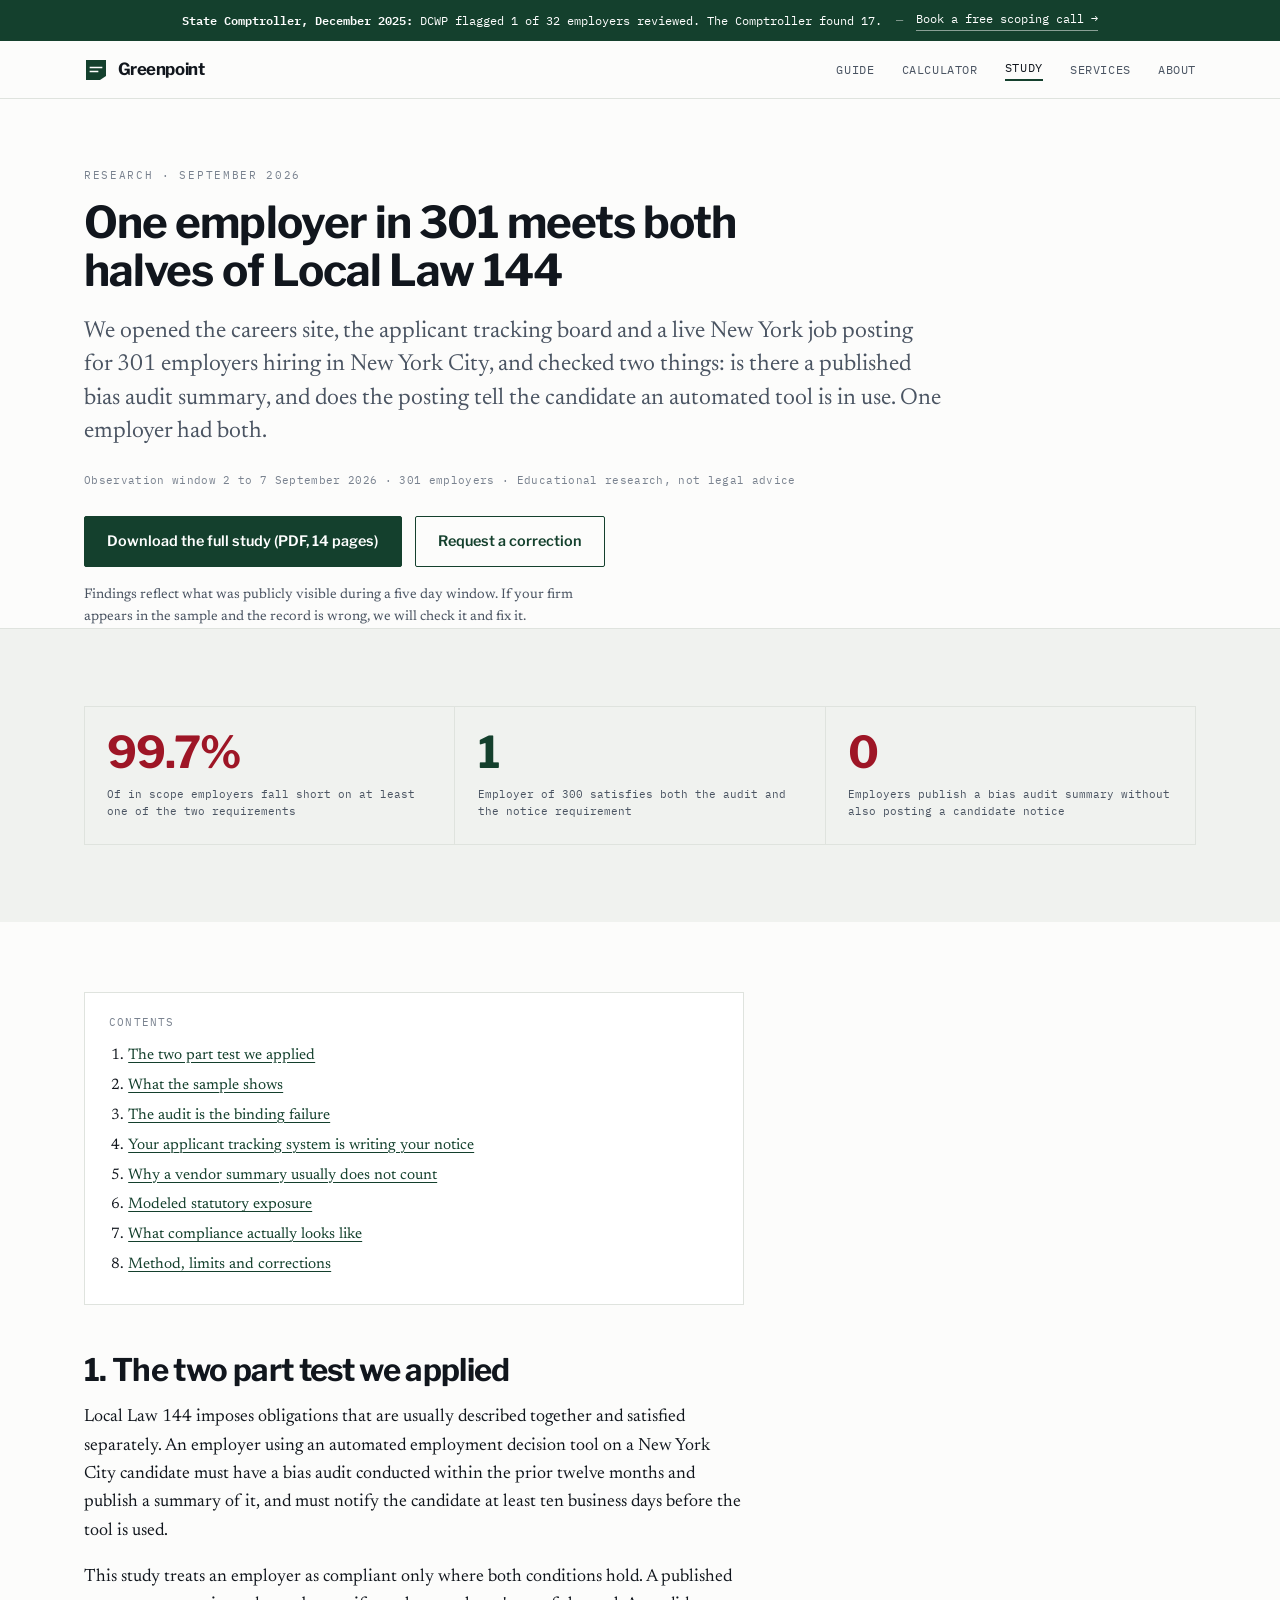
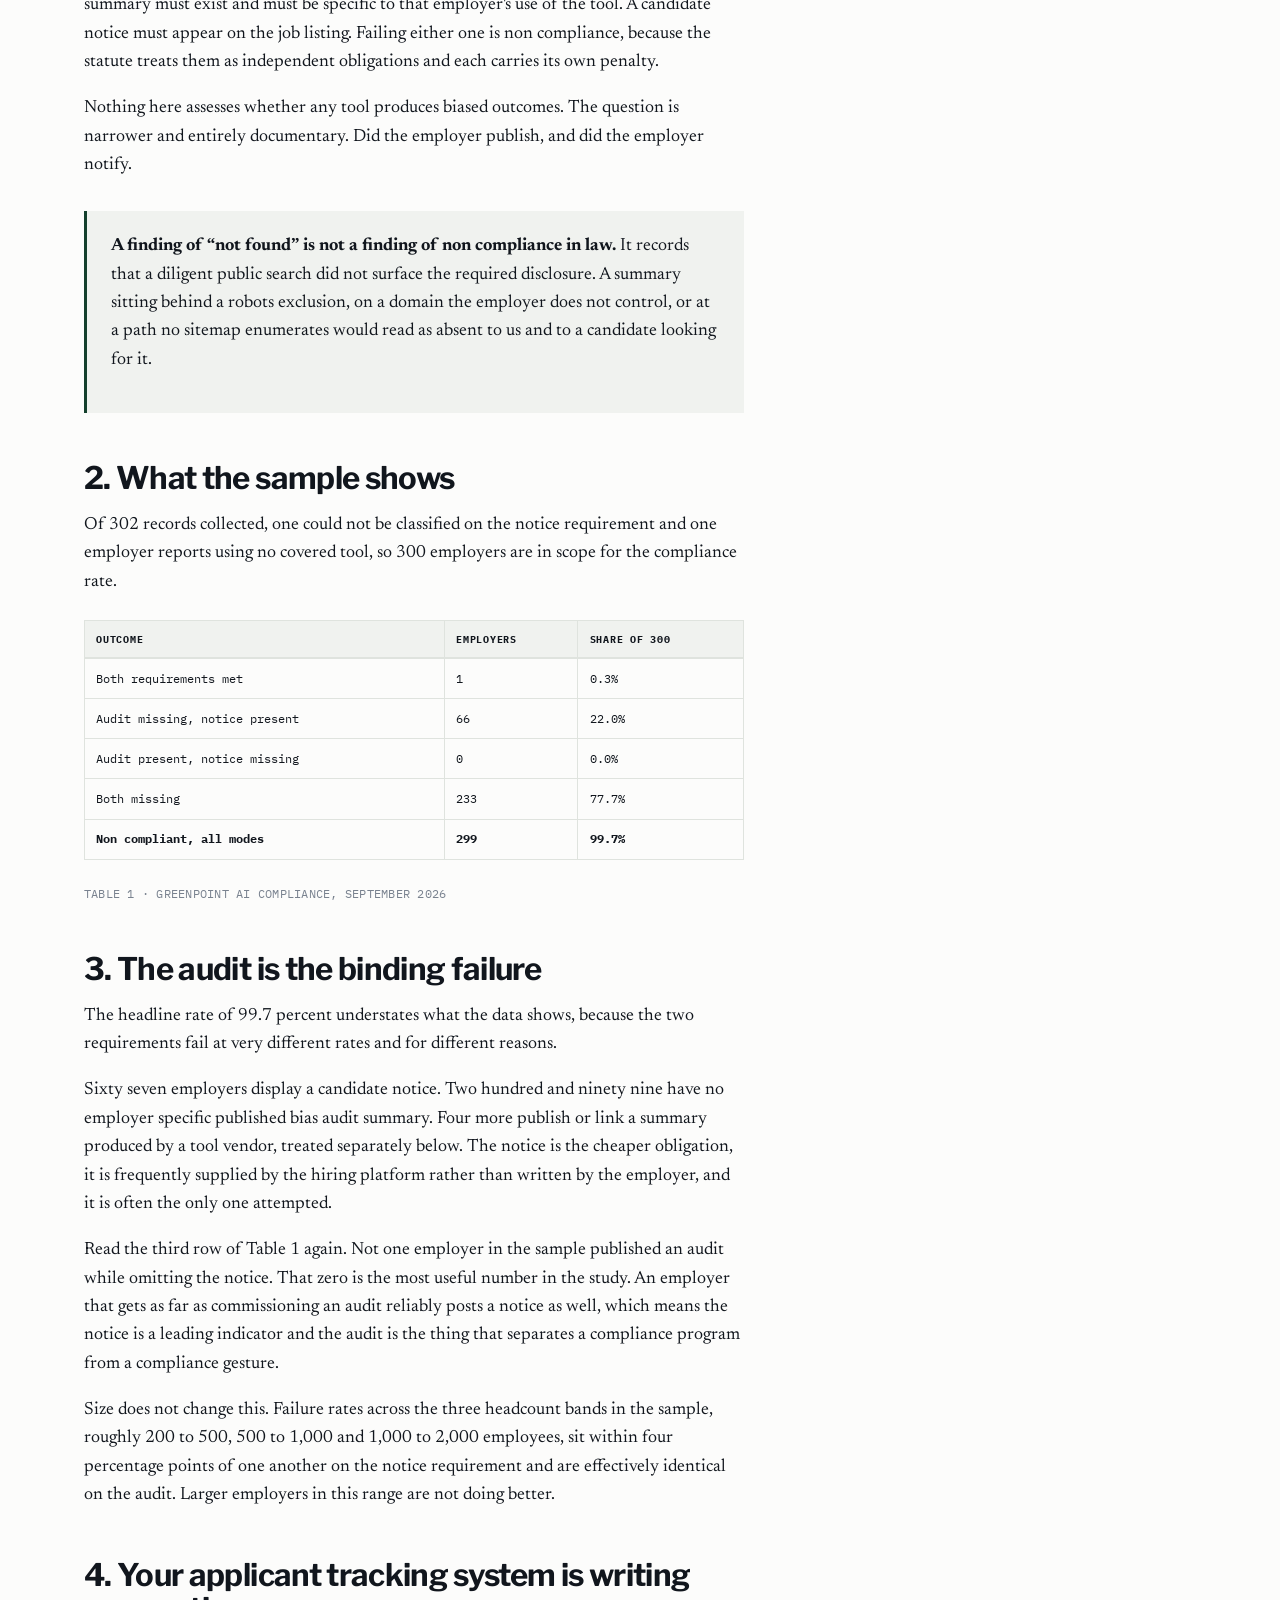
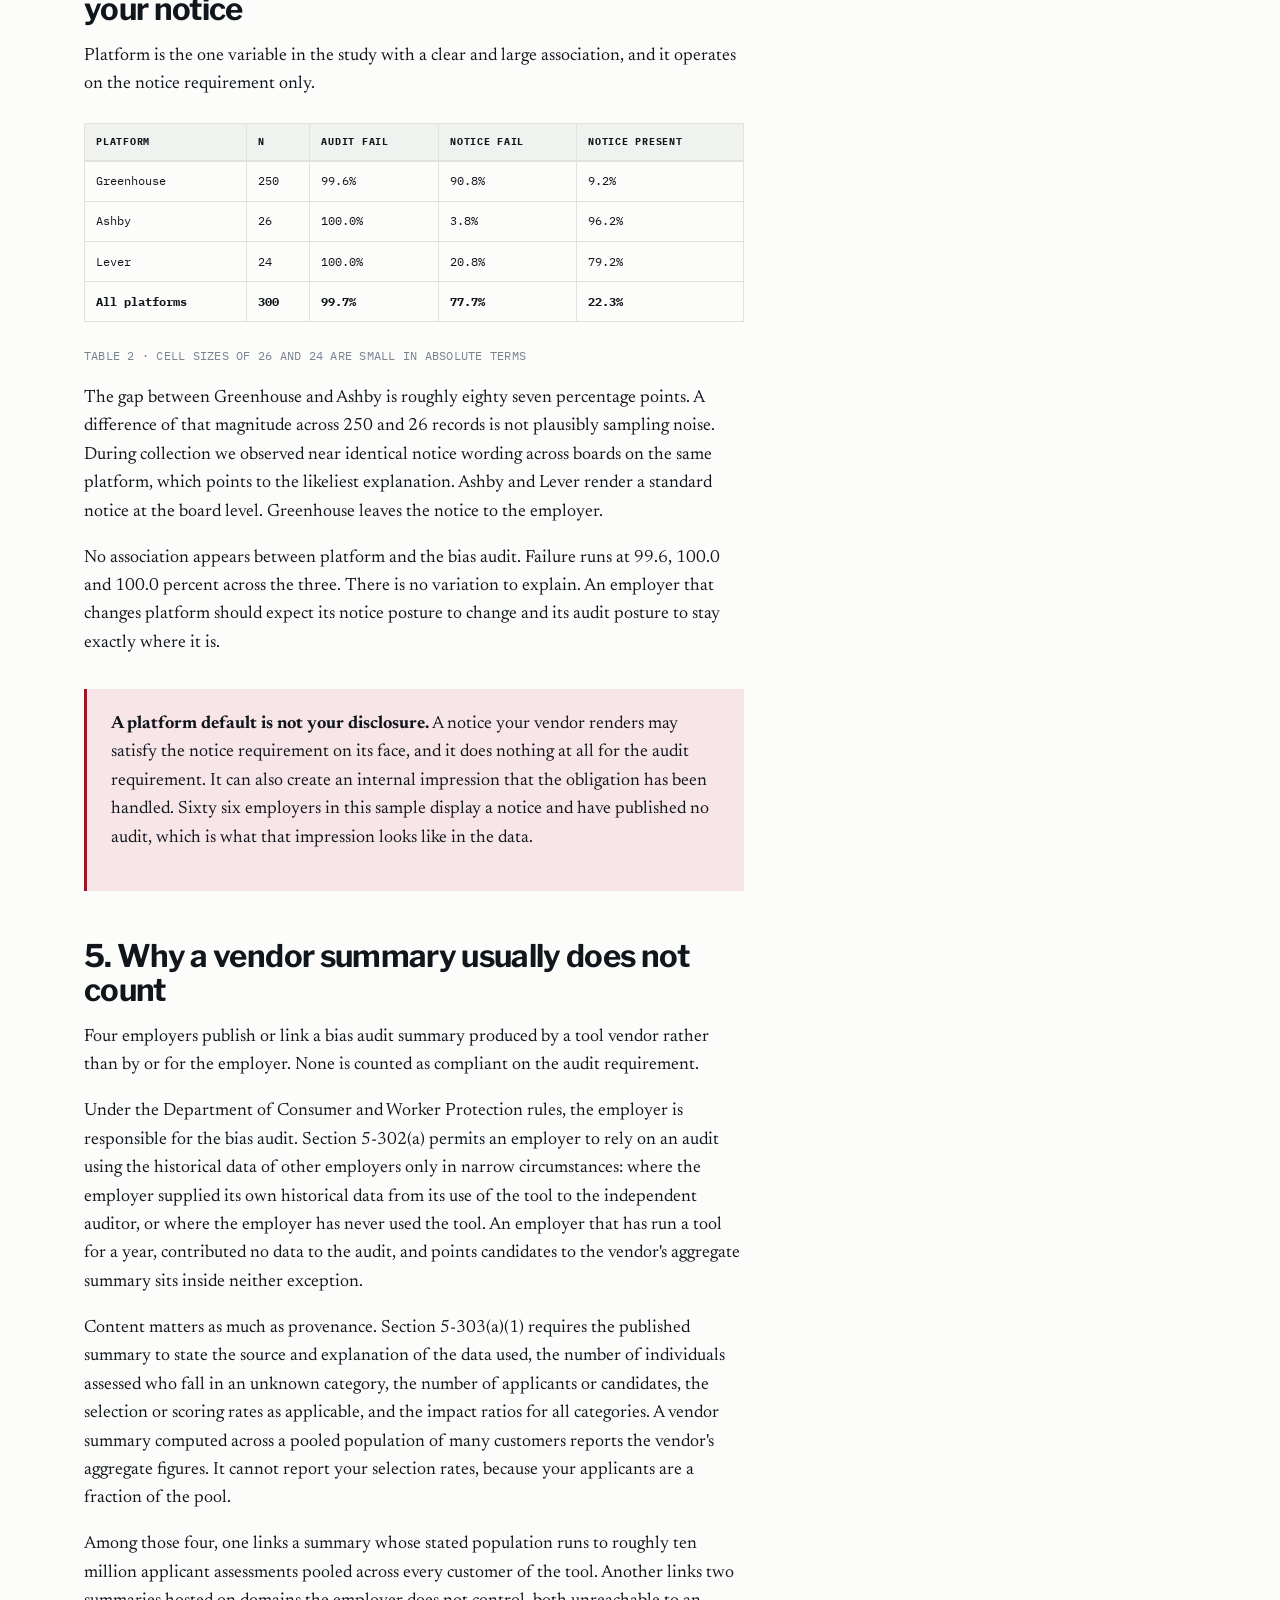
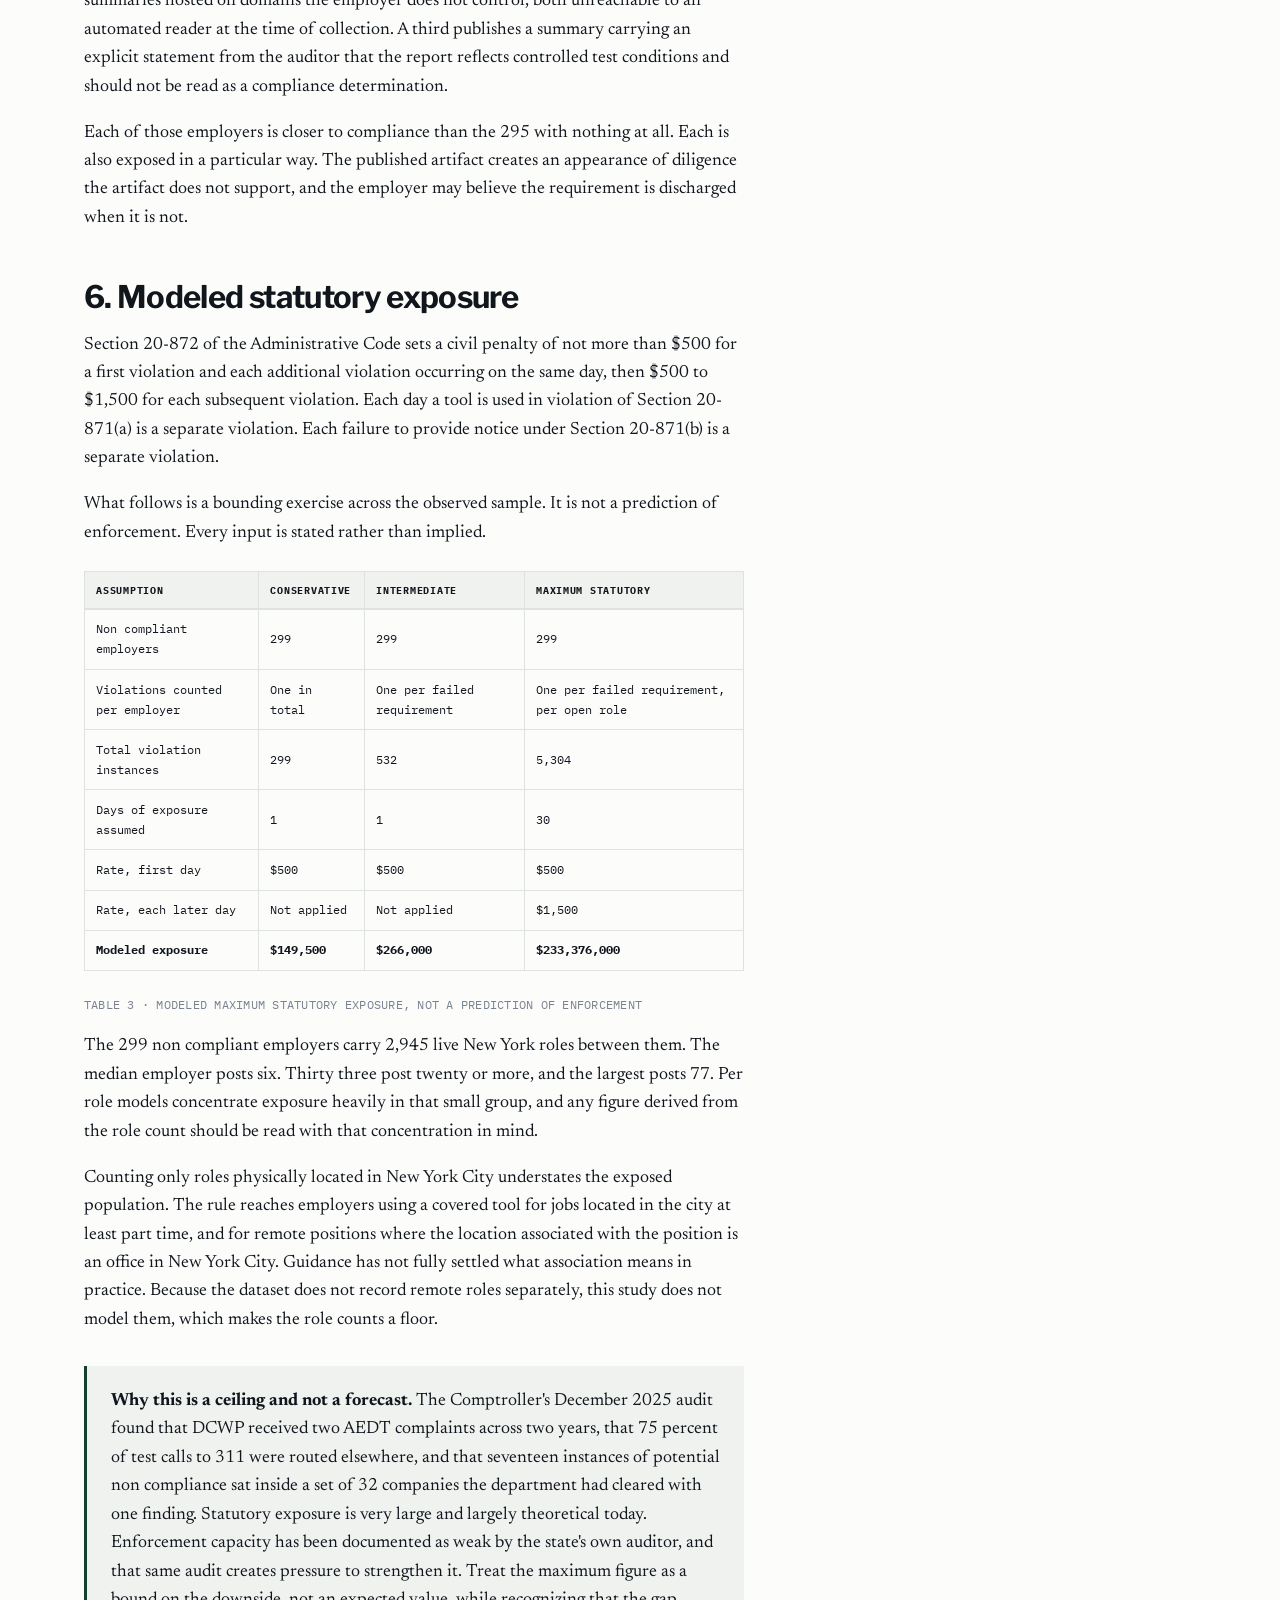
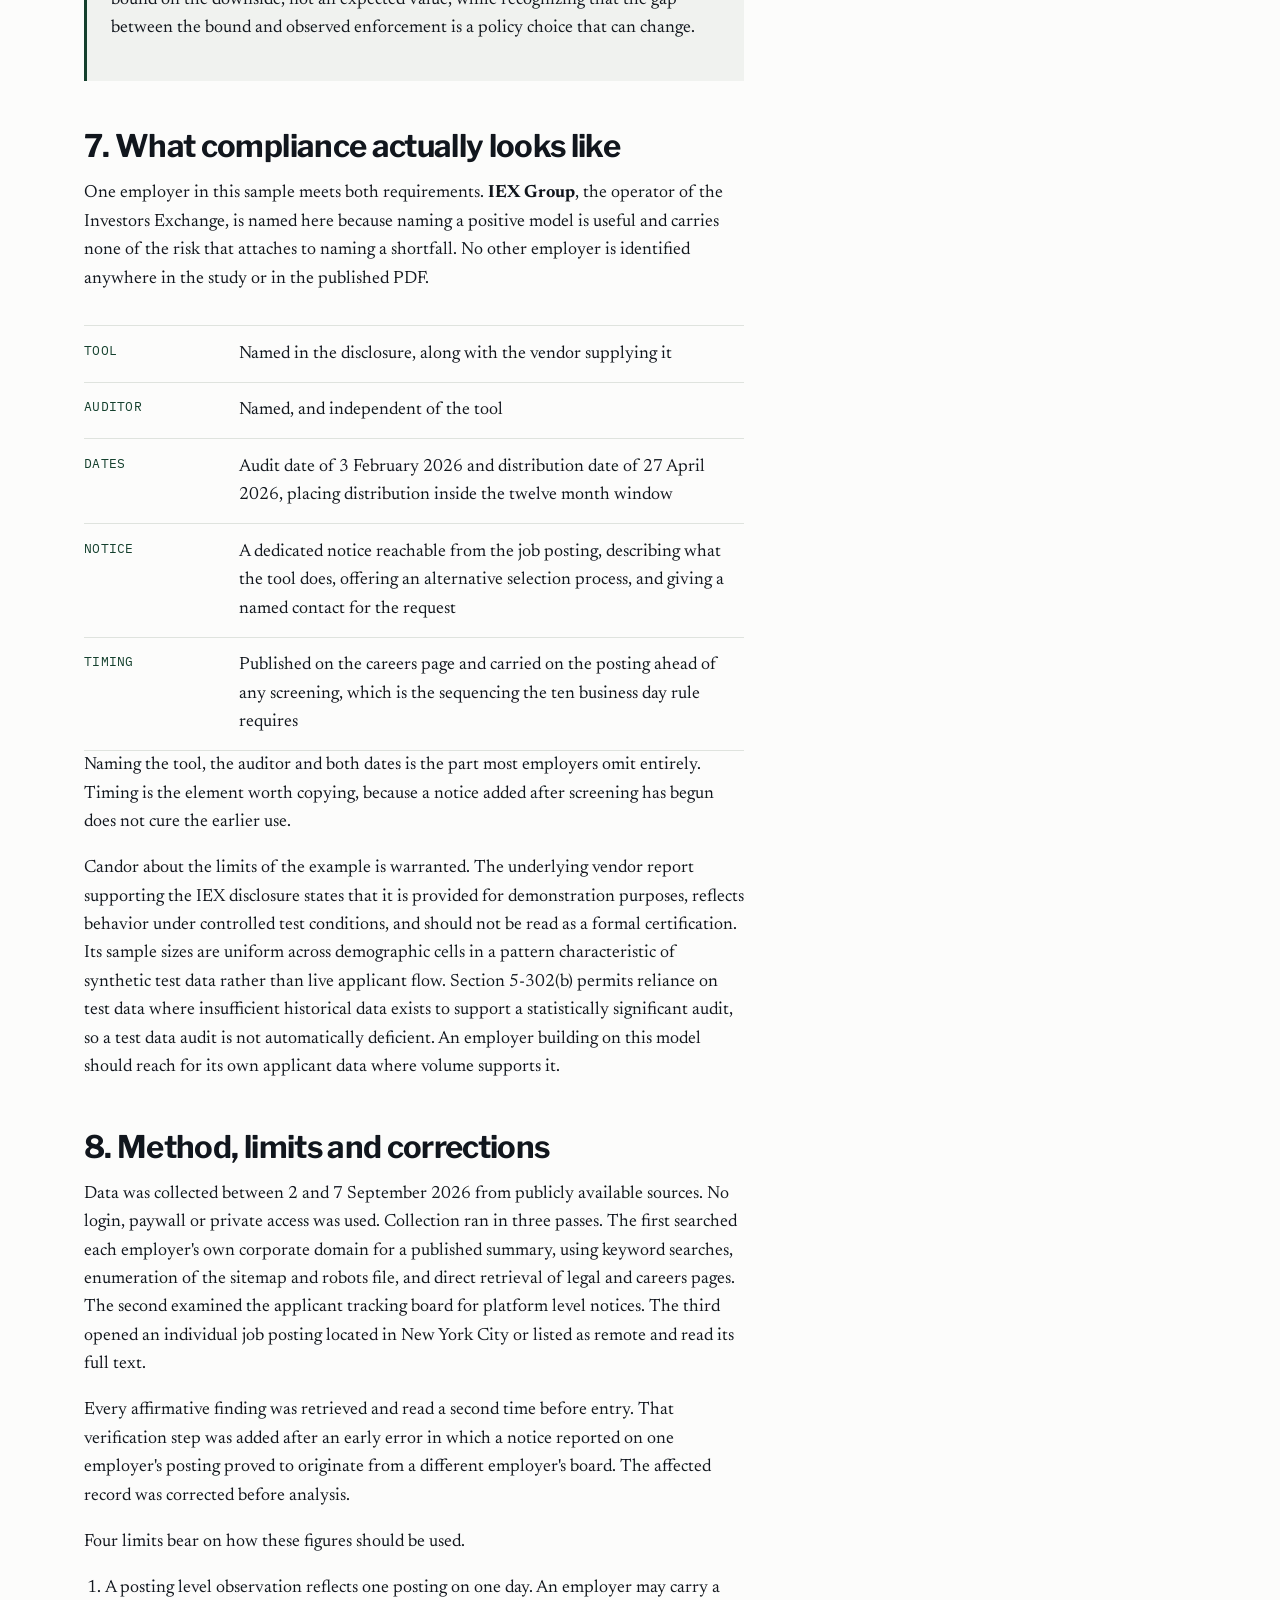
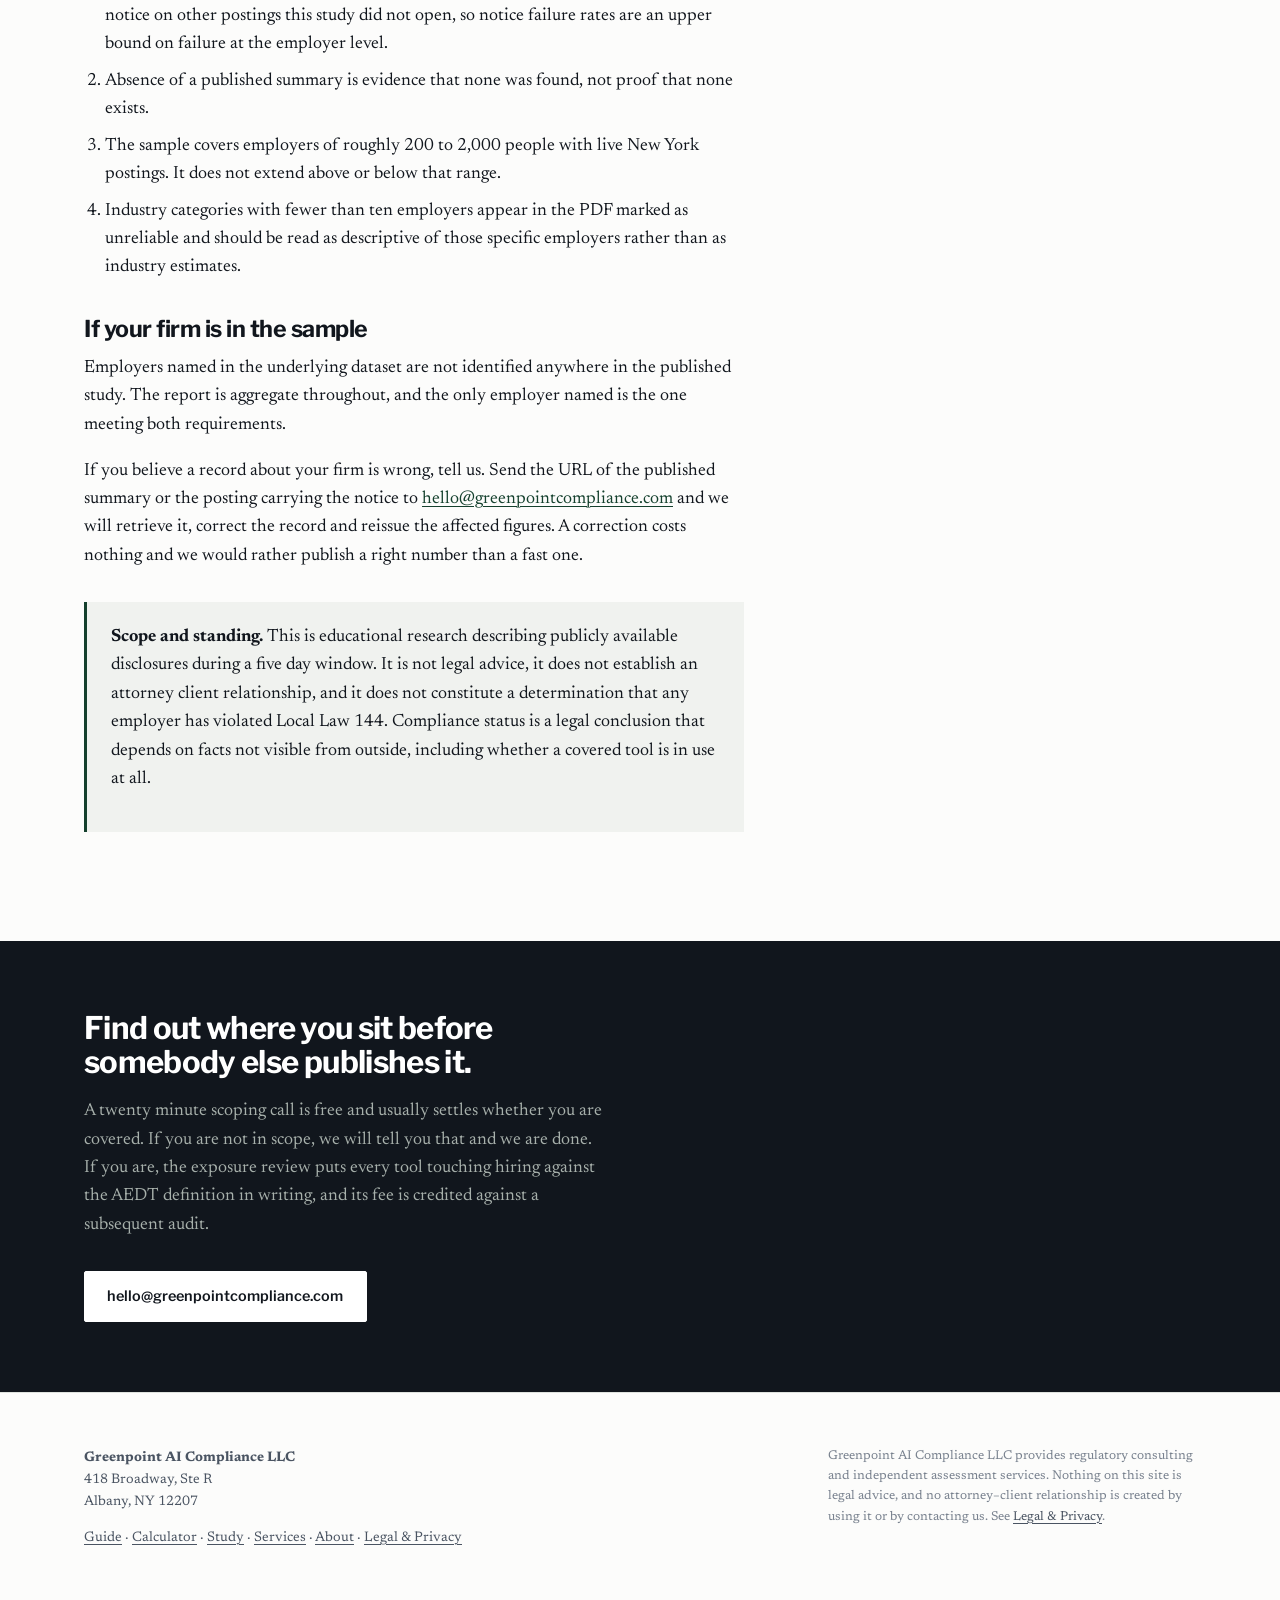
<file: ll144-compliance-study_1.html>
<!DOCTYPE html>
<html lang="en">
<head>
<meta charset="utf-8">
<meta name="viewport" content="width=device-width, initial-scale=1">
<title>LL 144 Compliance Observation Study: 301 NYC Employers | Greenpoint Compliance</title>
<meta name="description" content="A point in time study of bias audit and candidate notice practice among 301 New York City employers under Local Law 144. One employer in the sample meets both requirements. Full methodology, industry and platform breakdowns, and a modeled statutory exposure range.">
<link rel="canonical" href="https://greenpointcompliance.com/ll144-compliance-study.html">
<meta property="og:type" content="article">
<meta property="og:title" content="LL 144 Compliance Observation Study: 301 NYC Employers">
<meta property="og:description" content="One employer in 301 satisfies both requirements of Local Law 144. The audit requirement fails at 99.7 percent, the notice requirement at 77.7 percent, and no employer publishes an audit without also posting a notice.">
<meta property="og:url" content="https://greenpointcompliance.com/ll144-compliance-study.html">
<meta name="twitter:card" content="summary_large_image">
<link rel="icon" href="data:image/svg+xml,%3Csvg xmlns=%27http://www.w3.org/2000/svg%27 viewBox=%270 0 24 24%27%3E%3Cpath d=%27M2 2h20v16l-6 4H2z%27 fill=%27%2314402D%27/%3E%3C/svg%3E">
<link rel="preconnect" href="https://fonts.googleapis.com">
<link rel="preconnect" href="https://fonts.gstatic.com" crossorigin>
<link href="https://fonts.googleapis.com/css2?family=IBM+Plex+Mono:wght@400;500;600&family=Libre+Franklin:wght@500;600;700&family=Newsreader:ital,opsz,wght@0,6..72,400;0,6..72,600;1,6..72,400&display=swap" rel="stylesheet">
<link rel="stylesheet" href="styles.css">
<script type="application/ld+json">
{"@context":"https://schema.org","@type":"Report",
"name":"LL 144 Compliance Observation Study: Bias Audit and Candidate Notice Practice Among 301 New York City Employers",
"headline":"One employer in 301 satisfies both requirements of NYC Local Law 144",
"description":"A point in time observation of publicly available hiring disclosures under New York City Local Law 144, covering 301 employers with verified live New York job postings.",
"url":"https://greenpointcompliance.com/ll144-compliance-study.html",
"datePublished":"2026-09-08",
"inLanguage":"en",
"isAccessibleForFree":true,
"license":"https://greenpointcompliance.com/legal.html",
"author":{"@type":"Organization","name":"Greenpoint AI Compliance LLC","url":"https://greenpointcompliance.com/"},
"publisher":{"@type":"Organization","name":"Greenpoint AI Compliance LLC","url":"https://greenpointcompliance.com/"},
"about":["NYC Local Law 144","Automated Employment Decision Tools","Algorithmic bias auditing","Candidate notice"],
"temporalCoverage":"2026-09-02/2026-09-07",
"encoding":{"@type":"MediaObject","encodingFormat":"application/pdf","contentUrl":"https://greenpointcompliance.com/Greenpoint-LL144-Compliance-Study.pdf"}}
</script>
<style>
/* Page-scoped additions. Everything else inherits styles.css. */
.dl-row{display:flex;flex-wrap:wrap;gap:0.8rem;align-items:center;margin-top:1.6rem}
.dl-note{font-size:0.86rem;color:var(--slate);margin:1.1rem 0 0;max-width:var(--measure)}
.keyfacts{display:grid;gap:0;border-top:1px solid var(--rule);margin:2rem 0 0}
.keyfacts div{display:grid;grid-template-columns:8.5rem 1fr;gap:1.2rem;padding:0.85rem 0;border-bottom:1px solid var(--rule)}
.keyfacts dt{font-family:"IBM Plex Mono",ui-monospace,monospace;font-size:0.82rem;letter-spacing:0.02em;color:var(--pine);text-transform:uppercase;margin:0}
.keyfacts dd{margin:0}
.tnum{font-variant-numeric:tabular-nums lining-nums}
.small-cell{color:var(--slate-lt)}
.srcline{font-family:"IBM Plex Mono",ui-monospace,monospace;font-size:0.78rem;letter-spacing:0.02em;color:var(--slate-lt);text-transform:uppercase;margin:0.6rem 0 0}
@media (max-width:560px){.keyfacts div{grid-template-columns:1fr;gap:0.2rem}}
</style>
</head>
<body>
<div class="cta-bar"><div class="wrap">
<span><strong>State Comptroller, December 2025:</strong> DCWP flagged 1 of 32 employers reviewed. The Comptroller found 17.</span>
<span class="dot">&mdash;</span>
<a href="mailto:hello@greenpointcompliance.com">Book a free scoping call &rarr;</a>
</div></div>
<header class="site-head"><div class="wrap">
<a class="brand" href="index.html"><svg class="mark" viewBox="0 0 24 24" aria-hidden="true" focusable="false"><path d="M2 2h20v16l-6 4H2z" fill="#14402D"/><path d="M6.5 9.5h11M6.5 13.5h7" stroke="#fff" stroke-width="1.7" stroke-linecap="square"/></svg>Greenpoint</a>
<nav class="site-nav" aria-label="Main">
<a href="nyc-local-law-144-bias-audit-guide.html">Guide</a>
<a href="four-fifths-rule-calculator.html">Calculator</a>
<a href="ll144-compliance-study.html" aria-current="page">Study</a>
<a href="services.html">Services</a>
<a href="about.html">About</a>
</nav></div></header>

<main>

<section class="page-head"><div class="wrap">
<span class="eyebrow">Research &middot; September 2026</span>
<h1>One employer in 301 meets both halves of Local Law 144</h1>
<p class="lede">We opened the careers site, the applicant tracking board and a live New York job posting for 301 employers hiring in New York City, and checked two things: is there a published bias audit summary, and does the posting tell the candidate an automated tool is in use. One employer had both.</p>
<p class="meta">Observation window 2 to 7 September 2026 &middot; 301 employers &middot; Educational research, not legal advice</p>
<div class="dl-row">
<a class="btn btn-solid" href="Greenpoint-LL144-Compliance-Study.pdf" download type="application/pdf">Download the full study (PDF, 14 pages)</a>
<a class="btn btn-ghost" href="#correction">Request a correction</a>
</div>
<p class="dl-note">Findings reflect what was publicly visible during a five day window. If your firm appears in the sample and the record is wrong, we will check it and fix it.</p>
</div></section>

<section class="section tint"><div class="wrap">
<div class="stat-band" style="margin-top:0">
<div><span class="n flag">99.7%</span><p class="l">Of in scope employers fall short on at least one of the two requirements</p></div>
<div><span class="n">1</span><p class="l">Employer of 300 satisfies both the audit and the notice requirement</p></div>
<div><span class="n flag">0</span><p class="l">Employers publish a bias audit summary without also posting a candidate notice</p></div>
</div>
</div></section>

<section class="section" style="border-top:none; padding-top:2.4rem"><div class="wrap"><div class="prose">

<div class="toc">
<p>Contents</p>
<ol>
<li><a href="#test">The two part test we applied</a></li>
<li><a href="#headline">What the sample shows</a></li>
<li><a href="#asymmetry">The audit is the binding failure</a></li>
<li><a href="#platform">Your applicant tracking system is writing your notice</a></li>
<li><a href="#vendor">Why a vendor summary usually does not count</a></li>
<li><a href="#exposure">Modeled statutory exposure</a></li>
<li><a href="#model">What compliance actually looks like</a></li>
<li><a href="#method">Method, limits and corrections</a></li>
</ol>
</div>

<h2 id="test">1. The two part test we applied</h2>
<p>Local Law 144 imposes obligations that are usually described together and satisfied separately. An employer using an automated employment decision tool on a New York City candidate must have a bias audit conducted within the prior twelve months and publish a summary of it, and must notify the candidate at least ten business days before the tool is used.</p>
<p>This study treats an employer as compliant only where both conditions hold. A published summary must exist and must be specific to that employer's use of the tool. A candidate notice must appear on the job listing. Failing either one is non compliance, because the statute treats them as independent obligations and each carries its own penalty.</p>
<p>Nothing here assesses whether any tool produces biased outcomes. The question is narrower and entirely documentary. Did the employer publish, and did the employer notify.</p>

<div class="callout">
<p><strong>A finding of &ldquo;not found&rdquo; is not a finding of non&nbsp;compliance in law.</strong> It records that a diligent public search did not surface the required disclosure. A summary sitting behind a robots exclusion, on a domain the employer does not control, or at a path no sitemap enumerates would read as absent to us and to a candidate looking for it.</p>
</div>

<h2 id="headline">2. What the sample shows</h2>
<p>Of 302 records collected, one could not be classified on the notice requirement and one employer reports using no covered tool, so 300 employers are in scope for the compliance rate.</p>

<table>
<caption class="sr-only">Compliance outcomes across the 300 in scope employers</caption>
<thead><tr><th>Outcome</th><th class="tnum">Employers</th><th class="tnum">Share of 300</th></tr></thead>
<tbody>
<tr><td>Both requirements met</td><td class="tnum">1</td><td class="tnum">0.3%</td></tr>
<tr><td>Audit missing, notice present</td><td class="tnum">66</td><td class="tnum">22.0%</td></tr>
<tr><td>Audit present, notice missing</td><td class="tnum">0</td><td class="tnum">0.0%</td></tr>
<tr><td>Both missing</td><td class="tnum">233</td><td class="tnum">77.7%</td></tr>
<tr><td><strong>Non compliant, all modes</strong></td><td class="tnum"><strong>299</strong></td><td class="tnum"><strong>99.7%</strong></td></tr>
</tbody>
</table>
<p class="srcline">Table 1 &middot; Greenpoint AI Compliance, September 2026</p>

<h2 id="asymmetry">3. The audit is the binding failure</h2>
<p>The headline rate of 99.7 percent understates what the data shows, because the two requirements fail at very different rates and for different reasons.</p>
<p>Sixty seven employers display a candidate notice. Two hundred and ninety nine have no employer specific published bias audit summary. Four more publish or link a summary produced by a tool vendor, treated separately below. The notice is the cheaper obligation, it is frequently supplied by the hiring platform rather than written by the employer, and it is often the only one attempted.</p>
<p>Read the third row of Table 1 again. Not one employer in the sample published an audit while omitting the notice. That zero is the most useful number in the study. An employer that gets as far as commissioning an audit reliably posts a notice as well, which means the notice is a leading indicator and the audit is the thing that separates a compliance program from a compliance gesture.</p>
<p>Size does not change this. Failure rates across the three headcount bands in the sample, roughly 200 to 500, 500 to 1,000 and 1,000 to 2,000 employees, sit within four percentage points of one another on the notice requirement and are effectively identical on the audit. Larger employers in this range are not doing better.</p>

<h2 id="platform">4. Your applicant tracking system is writing your notice</h2>
<p>Platform is the one variable in the study with a clear and large association, and it operates on the notice requirement only.</p>

<table>
<caption class="sr-only">Failure rates by applicant tracking system</caption>
<thead><tr><th>Platform</th><th class="tnum">n</th><th class="tnum">Audit fail</th><th class="tnum">Notice fail</th><th class="tnum">Notice present</th></tr></thead>
<tbody>
<tr><td>Greenhouse</td><td class="tnum">250</td><td class="tnum">99.6%</td><td class="tnum">90.8%</td><td class="tnum">9.2%</td></tr>
<tr><td>Ashby</td><td class="tnum">26</td><td class="tnum">100.0%</td><td class="tnum">3.8%</td><td class="tnum">96.2%</td></tr>
<tr><td>Lever</td><td class="tnum">24</td><td class="tnum">100.0%</td><td class="tnum">20.8%</td><td class="tnum">79.2%</td></tr>
<tr><td><strong>All platforms</strong></td><td class="tnum"><strong>300</strong></td><td class="tnum"><strong>99.7%</strong></td><td class="tnum"><strong>77.7%</strong></td><td class="tnum"><strong>22.3%</strong></td></tr>
</tbody>
</table>
<p class="srcline">Table 2 &middot; Cell sizes of 26 and 24 are small in absolute terms</p>

<p>The gap between Greenhouse and Ashby is roughly eighty seven percentage points. A difference of that magnitude across 250 and 26 records is not plausibly sampling noise. During collection we observed near identical notice wording across boards on the same platform, which points to the likeliest explanation. Ashby and Lever render a standard notice at the board level. Greenhouse leaves the notice to the employer.</p>
<p>No association appears between platform and the bias audit. Failure runs at 99.6, 100.0 and 100.0 percent across the three. There is no variation to explain. An employer that changes platform should expect its notice posture to change and its audit posture to stay exactly where it is.</p>

<div class="callout flagged">
<p><strong>A platform default is not your disclosure.</strong> A notice your vendor renders may satisfy the notice requirement on its face, and it does nothing at all for the audit requirement. It can also create an internal impression that the obligation has been handled. Sixty six employers in this sample display a notice and have published no audit, which is what that impression looks like in the data.</p>
</div>

<h2 id="vendor">5. Why a vendor summary usually does not count</h2>
<p>Four employers publish or link a bias audit summary produced by a tool vendor rather than by or for the employer. None is counted as compliant on the audit requirement.</p>
<p>Under the Department of Consumer and Worker Protection rules, the employer is responsible for the bias audit. Section 5-302(a) permits an employer to rely on an audit using the historical data of other employers only in narrow circumstances: where the employer supplied its own historical data from its use of the tool to the independent auditor, or where the employer has never used the tool. An employer that has run a tool for a year, contributed no data to the audit, and points candidates to the vendor's aggregate summary sits inside neither exception.</p>
<p>Content matters as much as provenance. Section 5-303(a)(1) requires the published summary to state the source and explanation of the data used, the number of individuals assessed who fall in an unknown category, the number of applicants or candidates, the selection or scoring rates as applicable, and the impact ratios for all categories. A vendor summary computed across a pooled population of many customers reports the vendor's aggregate figures. It cannot report your selection rates, because your applicants are a fraction of the pool.</p>
<p>Among those four, one links a summary whose stated population runs to roughly ten million applicant assessments pooled across every customer of the tool. Another links two summaries hosted on domains the employer does not control, both unreachable to an automated reader at the time of collection. A third publishes a summary carrying an explicit statement from the auditor that the report reflects controlled test conditions and should not be read as a compliance determination.</p>
<p>Each of those employers is closer to compliance than the 295 with nothing at all. Each is also exposed in a particular way. The published artifact creates an appearance of diligence the artifact does not support, and the employer may believe the requirement is discharged when it is not.</p>

<h2 id="exposure">6. Modeled statutory exposure</h2>
<p>Section 20-872 of the Administrative Code sets a civil penalty of not more than $500 for a first violation and each additional violation occurring on the same day, then $500 to $1,500 for each subsequent violation. Each day a tool is used in violation of Section 20-871(a) is a separate violation. Each failure to provide notice under Section 20-871(b) is a separate violation.</p>
<p>What follows is a bounding exercise across the observed sample. It is not a prediction of enforcement. Every input is stated rather than implied.</p>

<table>
<caption class="sr-only">Assumptions underlying each modeled exposure scenario</caption>
<thead><tr><th>Assumption</th><th>Conservative</th><th>Intermediate</th><th>Maximum statutory</th></tr></thead>
<tbody>
<tr><td>Non compliant employers</td><td class="tnum">299</td><td class="tnum">299</td><td class="tnum">299</td></tr>
<tr><td>Violations counted per employer</td><td>One in total</td><td>One per failed requirement</td><td>One per failed requirement, per open role</td></tr>
<tr><td>Total violation instances</td><td class="tnum">299</td><td class="tnum">532</td><td class="tnum">5,304</td></tr>
<tr><td>Days of exposure assumed</td><td class="tnum">1</td><td class="tnum">1</td><td class="tnum">30</td></tr>
<tr><td>Rate, first day</td><td class="tnum">$500</td><td class="tnum">$500</td><td class="tnum">$500</td></tr>
<tr><td>Rate, each later day</td><td>Not applied</td><td>Not applied</td><td class="tnum">$1,500</td></tr>
<tr><td><strong>Modeled exposure</strong></td><td class="tnum"><strong>$149,500</strong></td><td class="tnum"><strong>$266,000</strong></td><td class="tnum"><strong>$233,376,000</strong></td></tr>
</tbody>
</table>
<p class="srcline">Table 3 &middot; Modeled maximum statutory exposure, not a prediction of enforcement</p>

<p>The 299 non compliant employers carry 2,945 live New York roles between them. The median employer posts six. Thirty three post twenty or more, and the largest posts 77. Per role models concentrate exposure heavily in that small group, and any figure derived from the role count should be read with that concentration in mind.</p>
<p>Counting only roles physically located in New York City understates the exposed population. The rule reaches employers using a covered tool for jobs located in the city at least part time, and for remote positions where the location associated with the position is an office in New York City. Guidance has not fully settled what association means in practice. Because the dataset does not record remote roles separately, this study does not model them, which makes the role counts a floor.</p>

<div class="callout">
<p><strong>Why this is a ceiling and not a forecast.</strong> The Comptroller's December 2025 audit found that DCWP received two AEDT complaints across two years, that 75 percent of test calls to 311 were routed elsewhere, and that seventeen instances of potential non compliance sat inside a set of 32 companies the department had cleared with one finding. Statutory exposure is very large and largely theoretical today. Enforcement capacity has been documented as weak by the state's own auditor, and that same audit creates pressure to strengthen it. Treat the maximum figure as a bound on the downside, not an expected value, while recognizing that the gap between the bound and observed enforcement is a policy choice that can change.</p>
</div>

<h2 id="model">7. What compliance actually looks like</h2>
<p>One employer in this sample meets both requirements. <strong>IEX Group</strong>, the operator of the Investors Exchange, is named here because naming a positive model is useful and carries none of the risk that attaches to naming a shortfall. No other employer is identified anywhere in the study or in the published PDF.</p>

<dl class="keyfacts">
<div><dt>Tool</dt><dd>Named in the disclosure, along with the vendor supplying it</dd></div>
<div><dt>Auditor</dt><dd>Named, and independent of the tool</dd></div>
<div><dt>Dates</dt><dd>Audit date of 3 February 2026 and distribution date of 27 April 2026, placing distribution inside the twelve month window</dd></div>
<div><dt>Notice</dt><dd>A dedicated notice reachable from the job posting, describing what the tool does, offering an alternative selection process, and giving a named contact for the request</dd></div>
<div><dt>Timing</dt><dd>Published on the careers page and carried on the posting ahead of any screening, which is the sequencing the ten business day rule requires</dd></div>
</dl>

<p>Naming the tool, the auditor and both dates is the part most employers omit entirely. Timing is the element worth copying, because a notice added after screening has begun does not cure the earlier use.</p>
<p>Candor about the limits of the example is warranted. The underlying vendor report supporting the IEX disclosure states that it is provided for demonstration purposes, reflects behavior under controlled test conditions, and should not be read as a formal certification. Its sample sizes are uniform across demographic cells in a pattern characteristic of synthetic test data rather than live applicant flow. Section 5-302(b) permits reliance on test data where insufficient historical data exists to support a statistically significant audit, so a test data audit is not automatically deficient. An employer building on this model should reach for its own applicant data where volume supports it.</p>

<h2 id="method">8. Method, limits and corrections</h2>
<p>Data was collected between 2 and 7 September 2026 from publicly available sources. No login, paywall or private access was used. Collection ran in three passes. The first searched each employer's own corporate domain for a published summary, using keyword searches, enumeration of the sitemap and robots file, and direct retrieval of legal and careers pages. The second examined the applicant tracking board for platform level notices. The third opened an individual job posting located in New York City or listed as remote and read its full text.</p>
<p>Every affirmative finding was retrieved and read a second time before entry. That verification step was added after an early error in which a notice reported on one employer's posting proved to originate from a different employer's board. The affected record was corrected before analysis.</p>
<p>Four limits bear on how these figures should be used.</p>
<ol>
<li>A posting level observation reflects one posting on one day. An employer may carry a notice on other postings this study did not open, so notice failure rates are an upper bound on failure at the employer level.</li>
<li>Absence of a published summary is evidence that none was found, not proof that none exists.</li>
<li>The sample covers employers of roughly 200 to 2,000 people with live New York postings. It does not extend above or below that range.</li>
<li>Industry categories with fewer than ten employers appear in the PDF marked as unreliable and should be read as descriptive of those specific employers rather than as industry estimates.</li>
</ol>

<h3 id="correction">If your firm is in the sample</h3>
<p>Employers named in the underlying dataset are not identified anywhere in the published study. The report is aggregate throughout, and the only employer named is the one meeting both requirements.</p>
<p>If you believe a record about your firm is wrong, tell us. Send the URL of the published summary or the posting carrying the notice to <a href="mailto:hello@greenpointcompliance.com">hello@greenpointcompliance.com</a> and we will retrieve it, correct the record and reissue the affected figures. A correction costs nothing and we would rather publish a right number than a fast one.</p>

<div class="callout">
<p><strong>Scope and standing.</strong> This is educational research describing publicly available disclosures during a five day window. It is not legal advice, it does not establish an attorney client relationship, and it does not constitute a determination that any employer has violated Local Law 144. Compliance status is a legal conclusion that depends on facts not visible from outside, including whether a covered tool is in use at all.</p>
</div>

</div></div></section>

<section class="cta-band"><div class="wrap">
<h2>Find out where you sit before somebody else publishes it.</h2>
<p>A twenty minute scoping call is free and usually settles whether you are covered. If you are not in scope, we will tell you that and we are done. If you are, the exposure review puts every tool touching hiring against the AEDT definition in writing, and its fee is credited against a subsequent audit.</p>
<a class="btn btn-solid" href="mailto:hello@greenpointcompliance.com">hello@greenpointcompliance.com</a>
</div></section>

</main>
<footer class="site-foot"><div class="wrap">
<div><p><strong>Greenpoint AI Compliance LLC</strong><br>418 Broadway, Ste R<br>Albany, NY 12207</p>
<p><a href="nyc-local-law-144-bias-audit-guide.html">Guide</a> &middot; <a href="four-fifths-rule-calculator.html">Calculator</a> &middot; <a href="ll144-compliance-study.html">Study</a> &middot; <a href="services.html">Services</a> &middot; <a href="about.html">About</a> &middot; <a href="legal.html">Legal &amp; Privacy</a></p></div>
<p class="disclaimer">Greenpoint AI Compliance LLC provides regulatory consulting and independent assessment services. Nothing on this site is legal advice, and no attorney&ndash;client relationship is created by using it or by contacting us. See <a href="legal.html">Legal &amp; Privacy</a>.</p>
</div></footer>
</body>
</html>
</file>
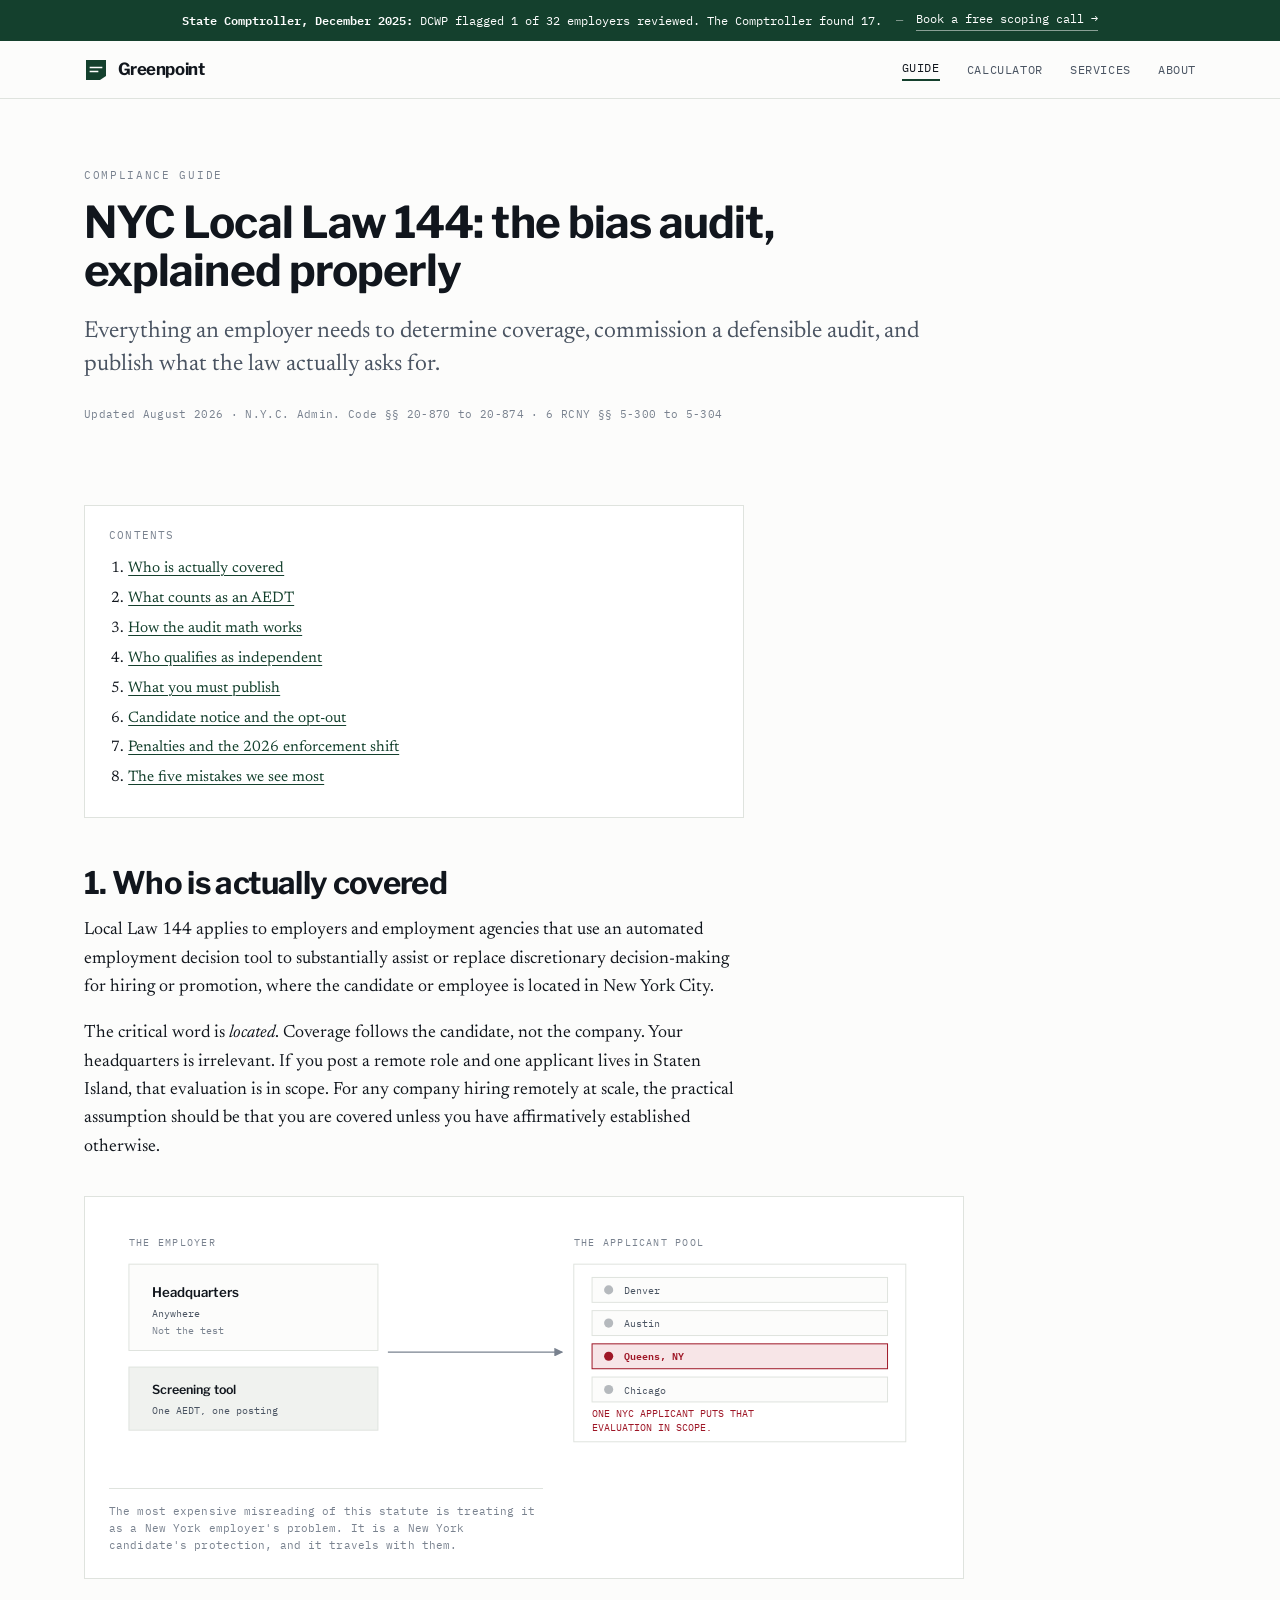
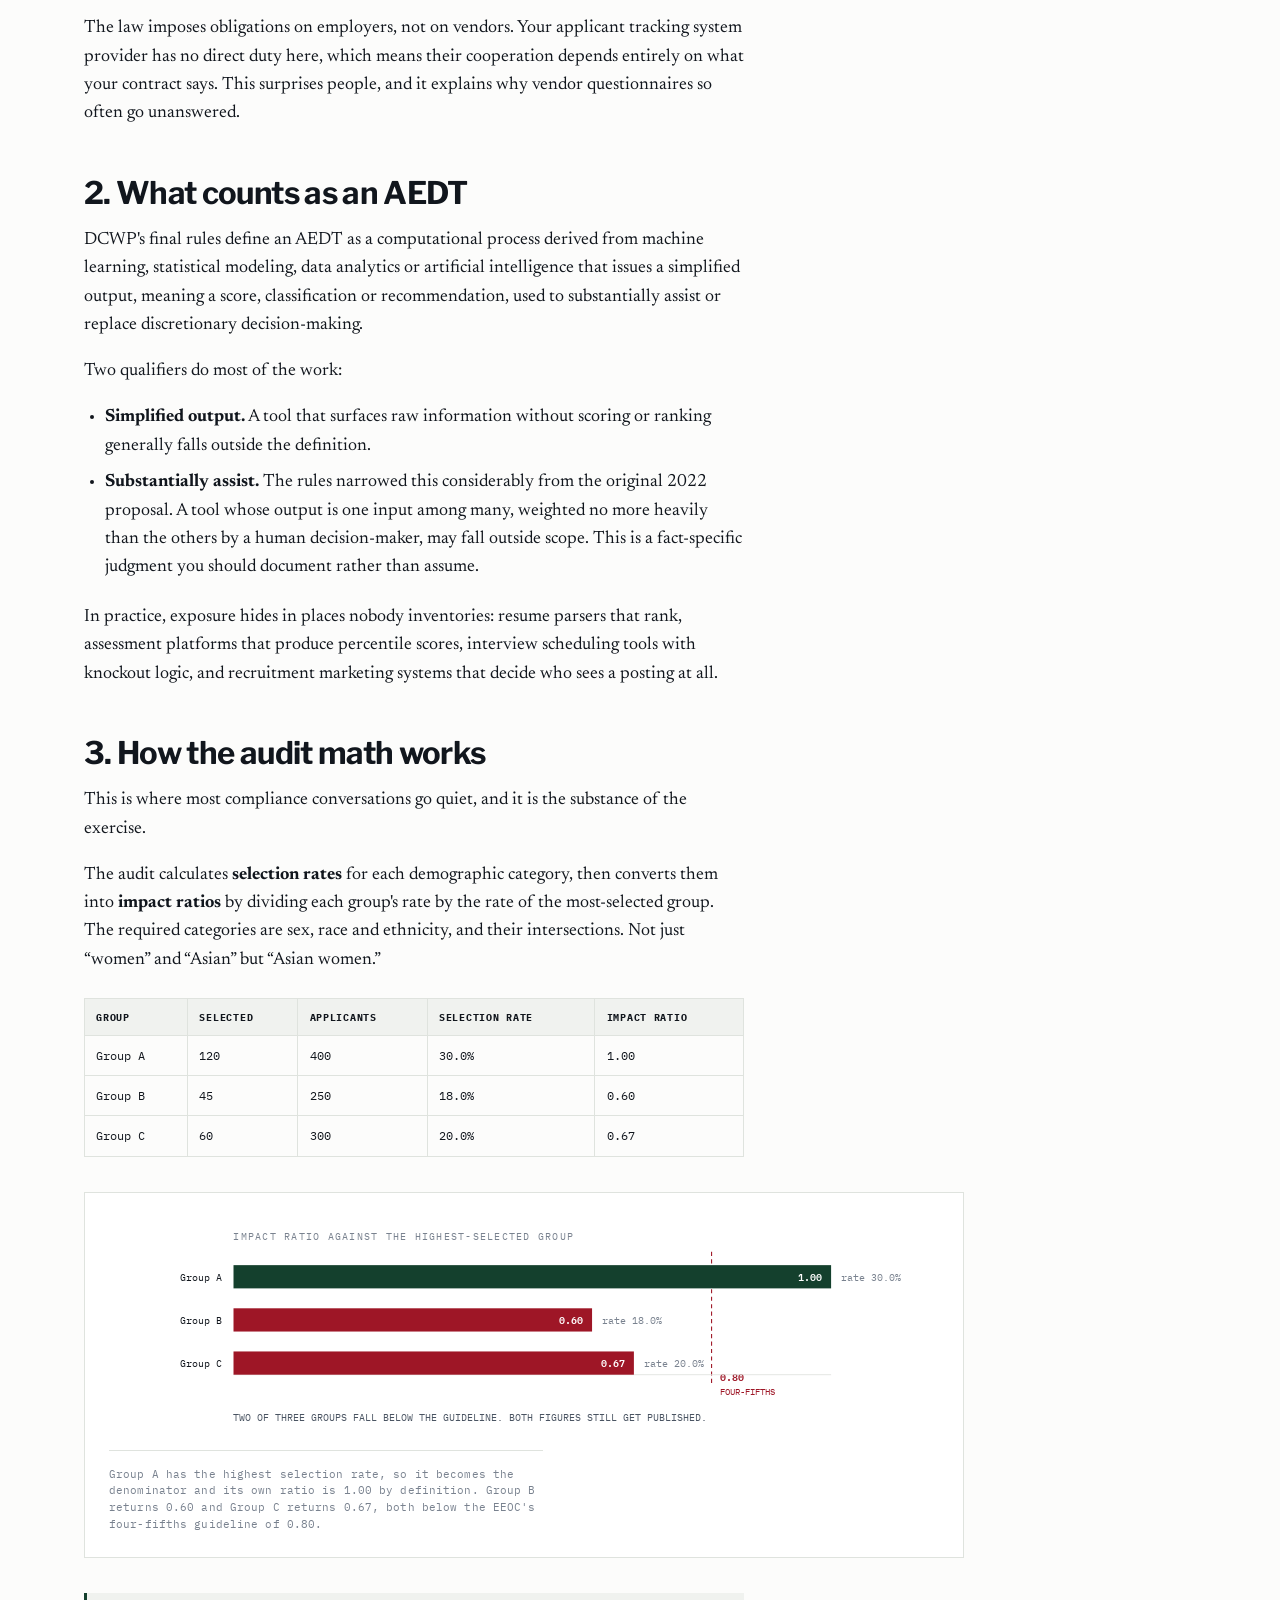
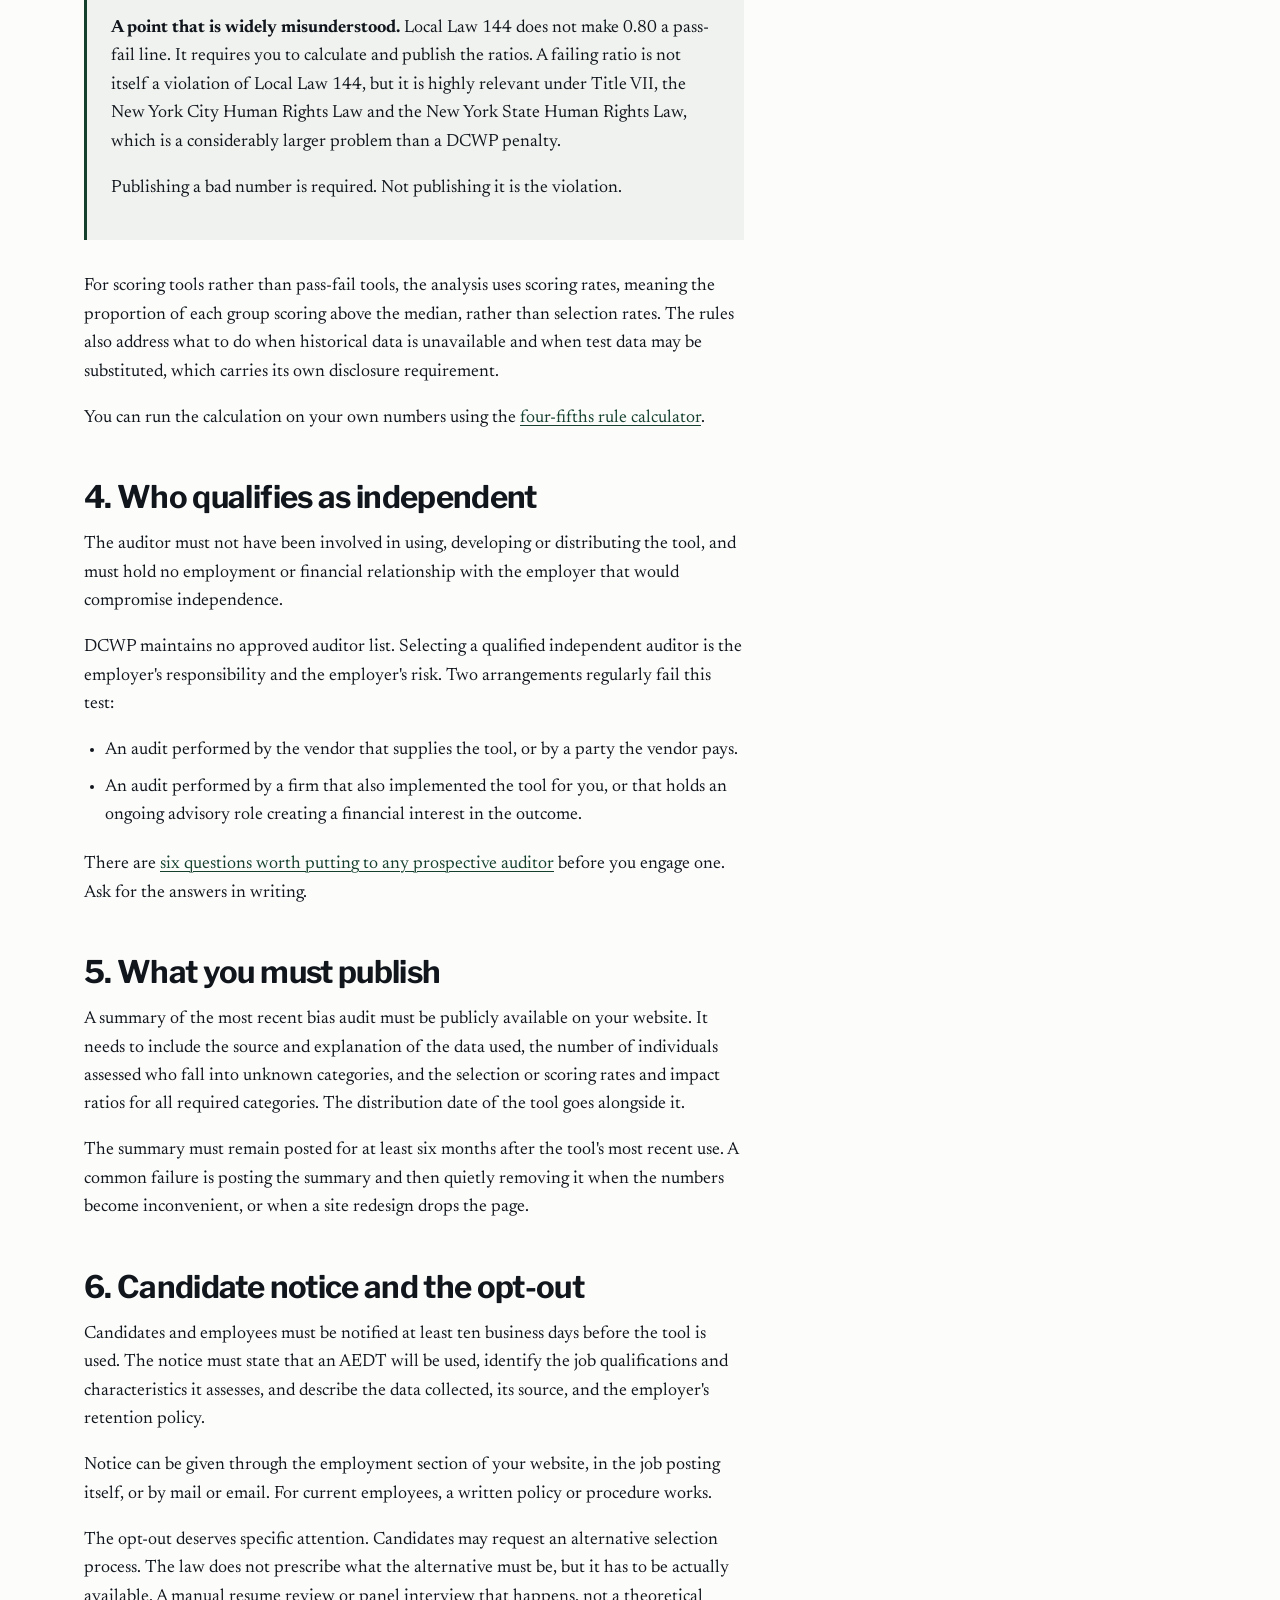
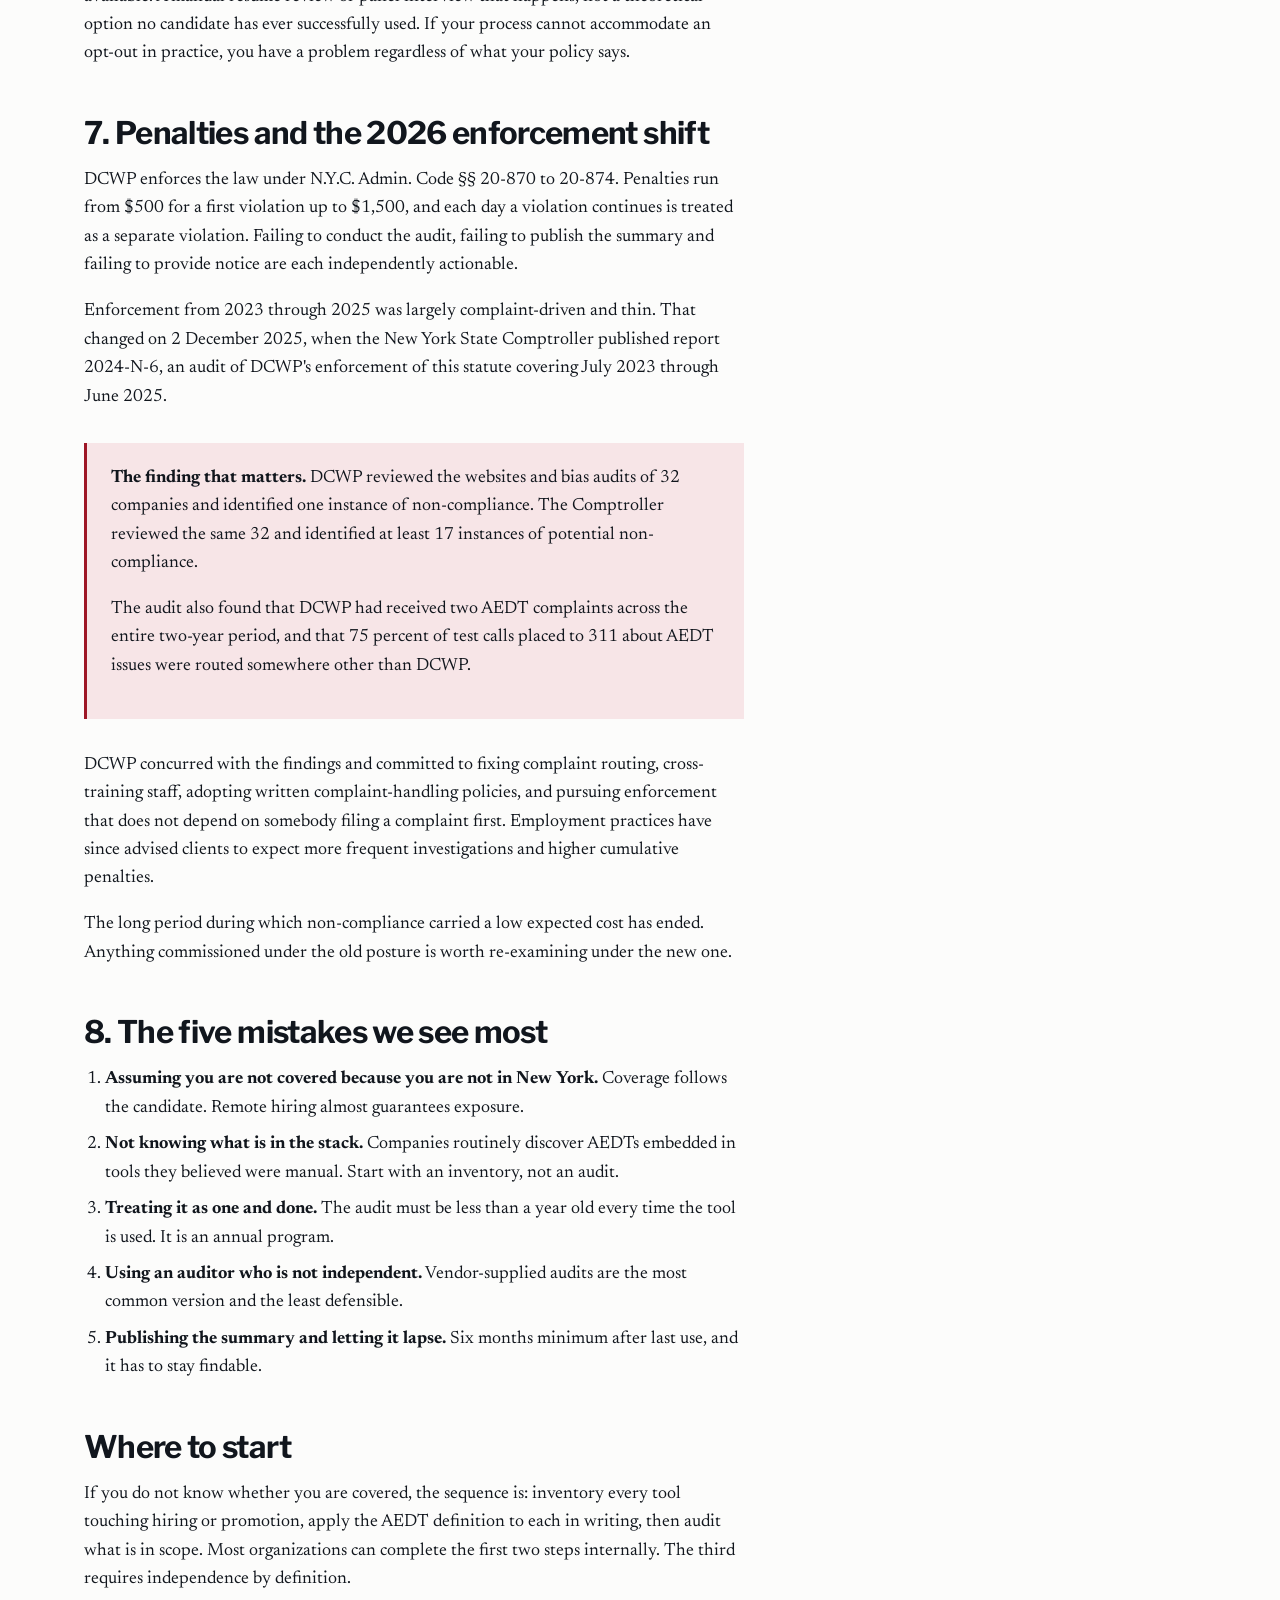
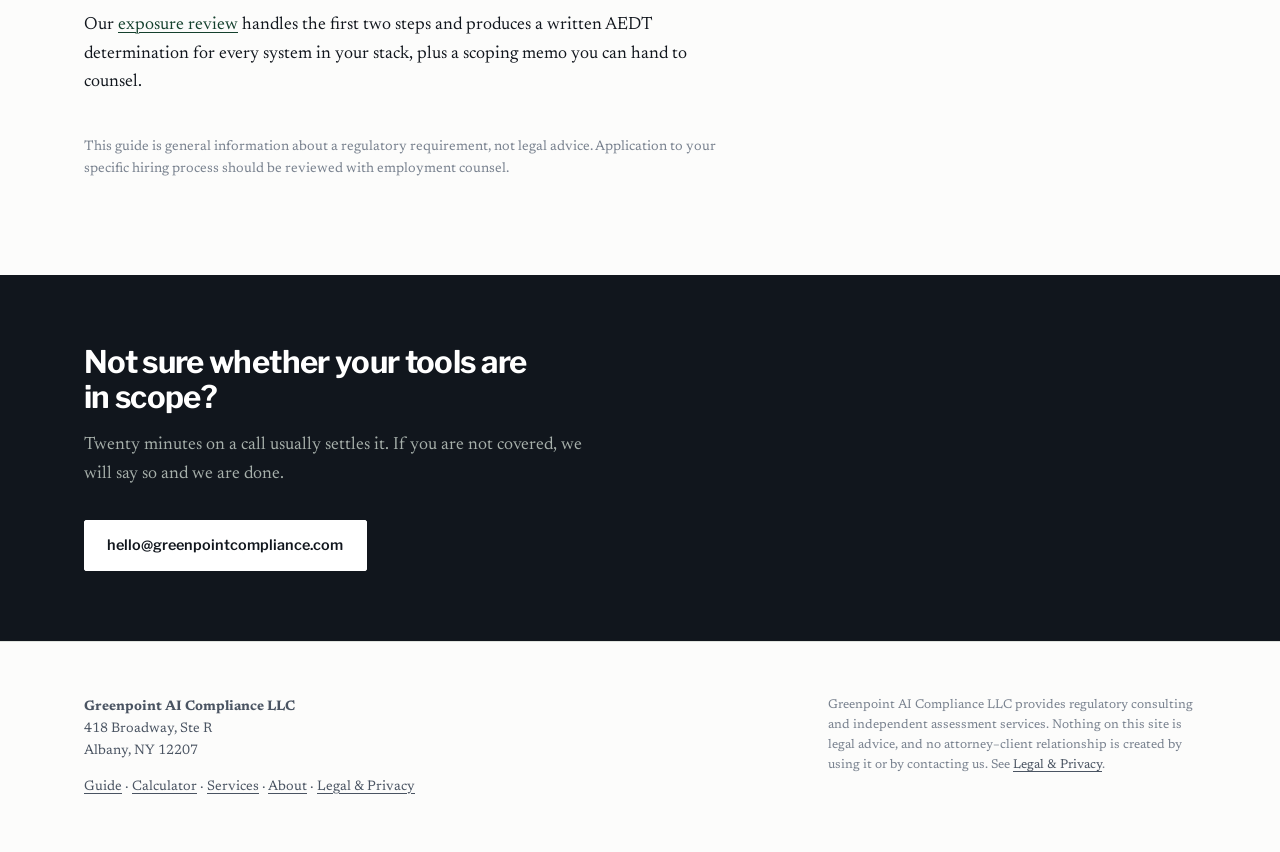
<file: nyc-local-law-144-bias-audit-guide.html>
<!DOCTYPE html>
<html lang="en">
<head>
<meta charset="utf-8">
<meta name="viewport" content="width=device-width, initial-scale=1">
<title>NYC Local Law 144 Bias Audit: Complete Compliance Guide (2026)</title>
<meta name="description" content="What NYC Local Law 144 requires in 2026: who is covered, how the bias audit math works, impact ratios and the four-fifths rule, candidate notice, independent auditor criteria, penalties, and the post-Comptroller enforcement shift.">
<link rel="canonical" href="https://greenpointcompliance.com/nyc-local-law-144-bias-audit-guide.html">
<meta property="og:type" content="article">
<meta property="og:title" content="NYC Local Law 144 Bias Audit: Complete Compliance Guide (2026)">
<meta property="og:description" content="What NYC Local Law 144 requires in 2026: who is covered, how the bias audit math works, impact ratios and the four-fifths rule, candidate notice, independent auditor criteria, penalties, and the post-Comptroller enforcement shift.">
<meta property="og:url" content="https://greenpointcompliance.com/nyc-local-law-144-bias-audit-guide.html">
<meta name="twitter:card" content="summary_large_image">
<link rel="icon" href="data:image/svg+xml,%3Csvg xmlns=%27http://www.w3.org/2000/svg%27 viewBox=%270 0 24 24%27%3E%3Cpath d=%27M2 2h20v16l-6 4H2z%27 fill=%27%2314402D%27/%3E%3C/svg%3E">
<link rel="preconnect" href="https://fonts.googleapis.com">
<link rel="preconnect" href="https://fonts.gstatic.com" crossorigin>
<link href="https://fonts.googleapis.com/css2?family=IBM+Plex+Mono:wght@400;500;600&family=Libre+Franklin:wght@500;600;700&family=Newsreader:ital,opsz,wght@0,6..72,400;0,6..72,600;1,6..72,400&display=swap" rel="stylesheet">
<link rel="stylesheet" href="styles.css">
<script type="application/ld+json">
{"@context":"https://schema.org","@type":"Article",
"headline":"NYC Local Law 144 Bias Audit: Complete Compliance Guide (2026)",
"description":"A practical guide to Local Law 144 of 2021: scope, bias audit methodology, impact ratios, candidate notice, independent auditor criteria, penalties, and the 2026 enforcement shift.",
"author":{"@type":"Organization","name":"Greenpoint AI Compliance LLC"},
"publisher":{"@type":"Organization","name":"Greenpoint AI Compliance LLC"},
"datePublished":"2026-08-04","dateModified":"2026-08-26",
"mainEntityOfPage":"https://greenpointcompliance.com/nyc-local-law-144-bias-audit-guide.html"}
</script>
</head>
<body>
<div class="cta-bar"><div class="wrap">
<span><strong>State Comptroller, December 2025:</strong> DCWP flagged 1 of 32 employers reviewed. The Comptroller found 17.</span>
<span class="dot">&mdash;</span>
<a href="mailto:hello@greenpointcompliance.com">Book a free scoping call &rarr;</a>
</div></div>
<header class="site-head"><div class="wrap">
<a class="brand" href="index.html"><svg class="mark" viewBox="0 0 24 24" aria-hidden="true" focusable="false"><path d="M2 2h20v16l-6 4H2z" fill="#14402D"/><path d="M6.5 9.5h11M6.5 13.5h7" stroke="#fff" stroke-width="1.7" stroke-linecap="square"/></svg>Greenpoint</a>
<nav class="site-nav" aria-label="Main">
<a href="nyc-local-law-144-bias-audit-guide.html" aria-current="page">Guide</a>
<a href="four-fifths-rule-calculator.html">Calculator</a>
<a href="services.html">Services</a>
<a href="about.html">About</a>
</nav></div></header>

<main>
<section class="page-head"><div class="wrap">
<span class="eyebrow">Compliance guide</span>
<h1>NYC Local Law 144: the bias audit, explained properly</h1>
<p class="lede">Everything an employer needs to determine coverage, commission a defensible audit, and publish what the law actually asks for.</p>
<p class="meta">Updated August 2026 &middot; N.Y.C. Admin. Code &sect;&sect; 20-870 to 20-874 &middot; 6 RCNY &sect;&sect; 5-300 to 5-304</p>
</div></section>

<section class="section" style="border-top:none; padding-top:2.4rem"><div class="wrap"><div class="prose">

<div class="toc">
<p>Contents</p>
<ol>
<li><a href="#scope">Who is actually covered</a></li>
<li><a href="#aedt">What counts as an AEDT</a></li>
<li><a href="#math">How the audit math works</a></li>
<li><a href="#auditor">Who qualifies as independent</a></li>
<li><a href="#publish">What you must publish</a></li>
<li><a href="#notice">Candidate notice and the opt-out</a></li>
<li><a href="#penalties">Penalties and the 2026 enforcement shift</a></li>
<li><a href="#mistakes">The five mistakes we see most</a></li>
</ol>
</div>

<h2 id="scope">1. Who is actually covered</h2>
<p>Local Law 144 applies to employers and employment agencies that use an automated employment decision tool to substantially assist or replace discretionary decision-making for hiring or promotion, where the candidate or employee is located in New York City.</p>
<p>The critical word is <em>located</em>. Coverage follows the candidate, not the company. Your headquarters is irrelevant. If you post a remote role and one applicant lives in Staten Island, that evaluation is in scope. For any company hiring remotely at scale, the practical assumption should be that you are covered unless you have affirmatively established otherwise.</p>

<figure class="figure framed">
<svg viewBox="0 0 1000 300" role="img" aria-labelledby="covT covD" xmlns="http://www.w3.org/2000/svg">
  <title id="covT">Coverage follows the candidate, not the company</title>
  <desc id="covD">An employer headquartered outside New York, screening a pool of applicants, is covered by Local Law 144 for the evaluation of any applicant located in New York City.</desc>
  <defs>
    <marker id="arw" viewBox="0 0 10 10" refX="9" refY="5" markerWidth="7" markerHeight="7" orient="auto-start-reverse">
      <path d="M0 0 L10 5 L0 10 z" fill="var(--slate-lt)"/>
    </marker>
  </defs>

  <text x="24" y="30" font-family="IBM Plex Mono, ui-monospace, monospace" font-size="11.5" letter-spacing="1.5" fill="var(--slate-lt)">THE EMPLOYER</text>
  <rect x="24" y="52" width="300" height="104" fill="var(--paper)" stroke="var(--rule)" stroke-width="1.2"/>
  <text x="52" y="92" font-family="Libre Franklin, Helvetica Neue, Arial, sans-serif" font-size="16" font-weight="600" fill="var(--ink)">Headquarters</text>
  <text x="52" y="116" font-family="IBM Plex Mono, ui-monospace, monospace" font-size="12.5" fill="var(--slate)">Anywhere</text>
  <text x="52" y="136" font-family="IBM Plex Mono, ui-monospace, monospace" font-size="12.5" fill="var(--slate-lt)">Not the test</text>

  <rect x="24" y="176" width="300" height="76" fill="var(--panel)" stroke="var(--rule)" stroke-width="1.2"/>
  <text x="52" y="208" font-family="Libre Franklin, Helvetica Neue, Arial, sans-serif" font-size="15" font-weight="600" fill="var(--ink)">Screening tool</text>
  <text x="52" y="232" font-family="IBM Plex Mono, ui-monospace, monospace" font-size="12.5" fill="var(--slate)">One AEDT, one posting</text>

  <path d="M336 158 L546 158" stroke="var(--slate-lt)" stroke-width="1.5" marker-end="url(#arw)"/>

  <text x="560" y="30" font-family="IBM Plex Mono, ui-monospace, monospace" font-size="11.5" letter-spacing="1.5" fill="var(--slate-lt)">THE APPLICANT POOL</text>
  <rect x="560" y="52" width="400" height="214" fill="none" stroke="var(--rule)" stroke-width="1.2"/>
  <rect x="582" y="68" width="356" height="30" fill="var(--paper)" stroke="var(--rule)" stroke-width="1.2"/><circle cx="602" cy="83" r="5.5" fill="var(--slate)" opacity="0.4"/><text x="620" y="88" font-family="IBM Plex Mono, ui-monospace, monospace" font-size="12.5" font-weight="400" fill="var(--slate)">Denver</text>
  <rect x="582" y="108" width="356" height="30" fill="var(--paper)" stroke="var(--rule)" stroke-width="1.2"/><circle cx="602" cy="123" r="5.5" fill="var(--slate)" opacity="0.4"/><text x="620" y="128" font-family="IBM Plex Mono, ui-monospace, monospace" font-size="12.5" font-weight="400" fill="var(--slate)">Austin</text>
  <rect x="582" y="148" width="356" height="30" fill="var(--flag-tint)" stroke="var(--flag)" stroke-width="1.2"/><circle cx="602" cy="163" r="5.5" fill="var(--flag)" opacity="1"/><text x="620" y="168" font-family="IBM Plex Mono, ui-monospace, monospace" font-size="12.5" font-weight="600" fill="var(--flag)">Queens, NY</text>
  <rect x="582" y="188" width="356" height="30" fill="var(--paper)" stroke="var(--rule)" stroke-width="1.2"/><circle cx="602" cy="203" r="5.5" fill="var(--slate)" opacity="0.4"/><text x="620" y="208" font-family="IBM Plex Mono, ui-monospace, monospace" font-size="12.5" font-weight="400" fill="var(--slate)">Chicago</text>
  <text x="582" y="236" font-family="IBM Plex Mono, ui-monospace, monospace" font-size="11.5" fill="var(--flag)">ONE NYC APPLICANT PUTS THAT</text>
  <text x="582" y="253" font-family="IBM Plex Mono, ui-monospace, monospace" font-size="11.5" fill="var(--flag)">EVALUATION IN SCOPE.</text>
</svg>
<figcaption>The most expensive misreading of this statute is treating it as a New York employer&#39;s problem. It is a New York candidate&#39;s protection, and it travels with them.</figcaption>
</figure>

<p>The law imposes obligations on employers, not on vendors. Your applicant tracking system provider has no direct duty here, which means their cooperation depends entirely on what your contract says. This surprises people, and it explains why vendor questionnaires so often go unanswered.</p>

<h2 id="aedt">2. What counts as an AEDT</h2>
<p>DCWP&#39;s final rules define an AEDT as a computational process derived from machine learning, statistical modeling, data analytics or artificial intelligence that issues a simplified output, meaning a score, classification or recommendation, used to substantially assist or replace discretionary decision-making.</p>
<p>Two qualifiers do most of the work:</p>
<ul>
<li><strong>Simplified output.</strong> A tool that surfaces raw information without scoring or ranking generally falls outside the definition.</li>
<li><strong>Substantially assist.</strong> The rules narrowed this considerably from the original 2022 proposal. A tool whose output is one input among many, weighted no more heavily than the others by a human decision-maker, may fall outside scope. This is a fact-specific judgment you should document rather than assume.</li>
</ul>
<p>In practice, exposure hides in places nobody inventories: resume parsers that rank, assessment platforms that produce percentile scores, interview scheduling tools with knockout logic, and recruitment marketing systems that decide who sees a posting at all.</p>

<h2 id="math">3. How the audit math works</h2>
<p>This is where most compliance conversations go quiet, and it is the substance of the exercise.</p>
<p>The audit calculates <strong>selection rates</strong> for each demographic category, then converts them into <strong>impact ratios</strong> by dividing each group&#39;s rate by the rate of the most-selected group. The required categories are sex, race and ethnicity, and their intersections. Not just &ldquo;women&rdquo; and &ldquo;Asian&rdquo; but &ldquo;Asian women.&rdquo;</p>

<table>
<thead><tr><th>Group</th><th>Selected</th><th>Applicants</th><th>Selection rate</th><th>Impact ratio</th></tr></thead>
<tbody>
<tr><td>Group A</td><td>120</td><td>400</td><td>30.0%</td><td>1.00</td></tr>
<tr><td>Group B</td><td>45</td><td>250</td><td>18.0%</td><td>0.60</td></tr>
<tr><td>Group C</td><td>60</td><td>300</td><td>20.0%</td><td>0.67</td></tr>
</tbody>
</table>

<figure class="figure framed">
<svg viewBox="0 0 1000 260" role="img" aria-labelledby="irT irD" xmlns="http://www.w3.org/2000/svg">
  <title id="irT">Impact ratios against the four-fifths guideline</title>
  <desc id="irD">Group A sets the reference rate at 1.00. Group C returns 0.67 and Group B returns 0.60. Both fall below the 0.80 four-fifths guideline.</desc>

  <text x="150" y="28" font-family="IBM Plex Mono, ui-monospace, monospace" font-size="11.5" letter-spacing="1.5" fill="var(--slate-lt)">IMPACT RATIO AGAINST THE HIGHEST-SELECTED GROUP</text>
  <line x1="726.0" y1="42" x2="726.0" y2="202" stroke="var(--flag)" stroke-width="1.3" stroke-dasharray="5 4"/>
  <text x="736.0" y="198" font-family="IBM Plex Mono, ui-monospace, monospace" font-size="12" font-weight="600" fill="var(--flag)">0.80</text>
  <text x="736.0" y="214" font-family="IBM Plex Mono, ui-monospace, monospace" font-size="10.5" fill="var(--flag)">FOUR-FIFTHS</text>
  <line x1="150" y1="190" x2="870" y2="190" stroke="var(--rule)" stroke-width="1"/>
  <text x="136" y="77" text-anchor="end" font-family="IBM Plex Mono, ui-monospace, monospace" font-size="12.5" fill="var(--ink)">Group A</text><rect x="150" y="58" width="720.0" height="28" fill="var(--pine)"/><text x="859.0" y="77" text-anchor="end" font-family="IBM Plex Mono, ui-monospace, monospace" font-size="12.5" font-weight="600" fill="#fff">1.00</text><text x="882.0" y="77" font-family="IBM Plex Mono, ui-monospace, monospace" font-size="11.5" fill="var(--slate-lt)">rate 30.0%</text>
  <text x="136" y="129" text-anchor="end" font-family="IBM Plex Mono, ui-monospace, monospace" font-size="12.5" fill="var(--ink)">Group B</text><rect x="150" y="110" width="432.0" height="28" fill="var(--flag)"/><text x="571.0" y="129" text-anchor="end" font-family="IBM Plex Mono, ui-monospace, monospace" font-size="12.5" font-weight="600" fill="#fff">0.60</text><text x="594.0" y="129" font-family="IBM Plex Mono, ui-monospace, monospace" font-size="11.5" fill="var(--slate-lt)">rate 18.0%</text>
  <text x="136" y="181" text-anchor="end" font-family="IBM Plex Mono, ui-monospace, monospace" font-size="12.5" fill="var(--ink)">Group C</text><rect x="150" y="162" width="482.4" height="28" fill="var(--flag)"/><text x="621.4" y="181" text-anchor="end" font-family="IBM Plex Mono, ui-monospace, monospace" font-size="12.5" font-weight="600" fill="#fff">0.67</text><text x="644.4" y="181" font-family="IBM Plex Mono, ui-monospace, monospace" font-size="11.5" fill="var(--slate-lt)">rate 20.0%</text>
  <text x="150" y="246" font-family="IBM Plex Mono, ui-monospace, monospace" font-size="11.5" fill="var(--slate)">TWO OF THREE GROUPS FALL BELOW THE GUIDELINE. BOTH FIGURES STILL GET PUBLISHED.</text>
</svg>
<figcaption>Group A has the highest selection rate, so it becomes the denominator and its own ratio is 1.00 by definition. Group B returns 0.60 and Group C returns 0.67, both below the EEOC&#39;s four-fifths guideline of 0.80.</figcaption>
</figure>

<div class="callout">
<p><strong>A point that is widely misunderstood.</strong> Local Law 144 does not make 0.80 a pass-fail line. It requires you to calculate and publish the ratios. A failing ratio is not itself a violation of Local Law 144, but it is highly relevant under Title VII, the New York City Human Rights Law and the New York State Human Rights Law, which is a considerably larger problem than a DCWP penalty.</p>
<p>Publishing a bad number is required. Not publishing it is the violation.</p>
</div>

<p>For scoring tools rather than pass-fail tools, the analysis uses scoring rates, meaning the proportion of each group scoring above the median, rather than selection rates. The rules also address what to do when historical data is unavailable and when test data may be substituted, which carries its own disclosure requirement.</p>
<p>You can run the calculation on your own numbers using the <a href="four-fifths-rule-calculator.html">four-fifths rule calculator</a>.</p>

<h2 id="auditor">4. Who qualifies as independent</h2>
<p>The auditor must not have been involved in using, developing or distributing the tool, and must hold no employment or financial relationship with the employer that would compromise independence.</p>
<p>DCWP maintains no approved auditor list. Selecting a qualified independent auditor is the employer&#39;s responsibility and the employer&#39;s risk. Two arrangements regularly fail this test:</p>
<ul>
<li>An audit performed by the vendor that supplies the tool, or by a party the vendor pays.</li>
<li>An audit performed by a firm that also implemented the tool for you, or that holds an ongoing advisory role creating a financial interest in the outcome.</li>
</ul>
<p>There are <a href="about.html#six">six questions worth putting to any prospective auditor</a> before you engage one. Ask for the answers in writing.</p>

<h2 id="publish">5. What you must publish</h2>
<p>A summary of the most recent bias audit must be publicly available on your website. It needs to include the source and explanation of the data used, the number of individuals assessed who fall into unknown categories, and the selection or scoring rates and impact ratios for all required categories. The distribution date of the tool goes alongside it.</p>
<p>The summary must remain posted for at least six months after the tool&#39;s most recent use. A common failure is posting the summary and then quietly removing it when the numbers become inconvenient, or when a site redesign drops the page.</p>

<h2 id="notice">6. Candidate notice and the opt-out</h2>
<p>Candidates and employees must be notified at least ten business days before the tool is used. The notice must state that an AEDT will be used, identify the job qualifications and characteristics it assesses, and describe the data collected, its source, and the employer&#39;s retention policy.</p>
<p>Notice can be given through the employment section of your website, in the job posting itself, or by mail or email. For current employees, a written policy or procedure works.</p>
<p>The opt-out deserves specific attention. Candidates may request an alternative selection process. The law does not prescribe what the alternative must be, but it has to be actually available. A manual resume review or panel interview that happens, not a theoretical option no candidate has ever successfully used. If your process cannot accommodate an opt-out in practice, you have a problem regardless of what your policy says.</p>

<h2 id="penalties">7. Penalties and the 2026 enforcement shift</h2>
<p>DCWP enforces the law under N.Y.C. Admin. Code &sect;&sect; 20-870 to 20-874. Penalties run from $500 for a first violation up to $1,500, and each day a violation continues is treated as a separate violation. Failing to conduct the audit, failing to publish the summary and failing to provide notice are each independently actionable.</p>
<p>Enforcement from 2023 through 2025 was largely complaint-driven and thin. That changed on 2 December 2025, when the New York State Comptroller published report 2024-N-6, an audit of DCWP&#39;s enforcement of this statute covering July 2023 through June 2025.</p>

<div class="callout flagged">
<p><strong>The finding that matters.</strong> DCWP reviewed the websites and bias audits of 32 companies and identified one instance of non-compliance. The Comptroller reviewed the same 32 and identified at least 17 instances of potential non-compliance.</p>
<p>The audit also found that DCWP had received two AEDT complaints across the entire two-year period, and that 75 percent of test calls placed to 311 about AEDT issues were routed somewhere other than DCWP.</p>
</div>

<p>DCWP concurred with the findings and committed to fixing complaint routing, cross-training staff, adopting written complaint-handling policies, and pursuing enforcement that does not depend on somebody filing a complaint first. Employment practices have since advised clients to expect more frequent investigations and higher cumulative penalties.</p>
<p>The long period during which non-compliance carried a low expected cost has ended. Anything commissioned under the old posture is worth re-examining under the new one.</p>

<h2 id="mistakes">8. The five mistakes we see most</h2>
<ol>
<li><strong>Assuming you are not covered because you are not in New York.</strong> Coverage follows the candidate. Remote hiring almost guarantees exposure.</li>
<li><strong>Not knowing what is in the stack.</strong> Companies routinely discover AEDTs embedded in tools they believed were manual. Start with an inventory, not an audit.</li>
<li><strong>Treating it as one and done.</strong> The audit must be less than a year old every time the tool is used. It is an annual program.</li>
<li><strong>Using an auditor who is not independent.</strong> Vendor-supplied audits are the most common version and the least defensible.</li>
<li><strong>Publishing the summary and letting it lapse.</strong> Six months minimum after last use, and it has to stay findable.</li>
</ol>

<h2>Where to start</h2>
<p>If you do not know whether you are covered, the sequence is: inventory every tool touching hiring or promotion, apply the AEDT definition to each in writing, then audit what is in scope. Most organizations can complete the first two steps internally. The third requires independence by definition.</p>
<p>Our <a href="services.html">exposure review</a> handles the first two steps and produces a written AEDT determination for every system in your stack, plus a scoping memo you can hand to counsel.</p>

<p style="margin-top:2.5rem; font-size:0.86rem; color:var(--slate-lt)">This guide is general information about a regulatory requirement, not legal advice. Application to your specific hiring process should be reviewed with employment counsel.</p>

</div></div></section>

<section class="cta-band"><div class="wrap">
<h2>Not sure whether your tools are in scope?</h2>
<p>Twenty minutes on a call usually settles it. If you are not covered, we will say so and we are done.</p>
<a class="btn btn-solid" href="mailto:hello@greenpointcompliance.com">hello@greenpointcompliance.com</a>
</div></section>

</main>
<footer class="site-foot"><div class="wrap">
<div><p><strong>Greenpoint AI Compliance LLC</strong><br>418 Broadway, Ste R<br>Albany, NY 12207</p>
<p><a href="nyc-local-law-144-bias-audit-guide.html">Guide</a> &middot; <a href="four-fifths-rule-calculator.html">Calculator</a> &middot; <a href="services.html">Services</a> &middot; <a href="about.html">About</a> &middot; <a href="legal.html">Legal &amp; Privacy</a></p></div>
<p class="disclaimer">Greenpoint AI Compliance LLC provides regulatory consulting and independent assessment services. Nothing on this site is legal advice, and no attorney&ndash;client relationship is created by using it or by contacting us. See <a href="legal.html">Legal &amp; Privacy</a>.</p>
</div></footer>
</body>
</html>
</file>
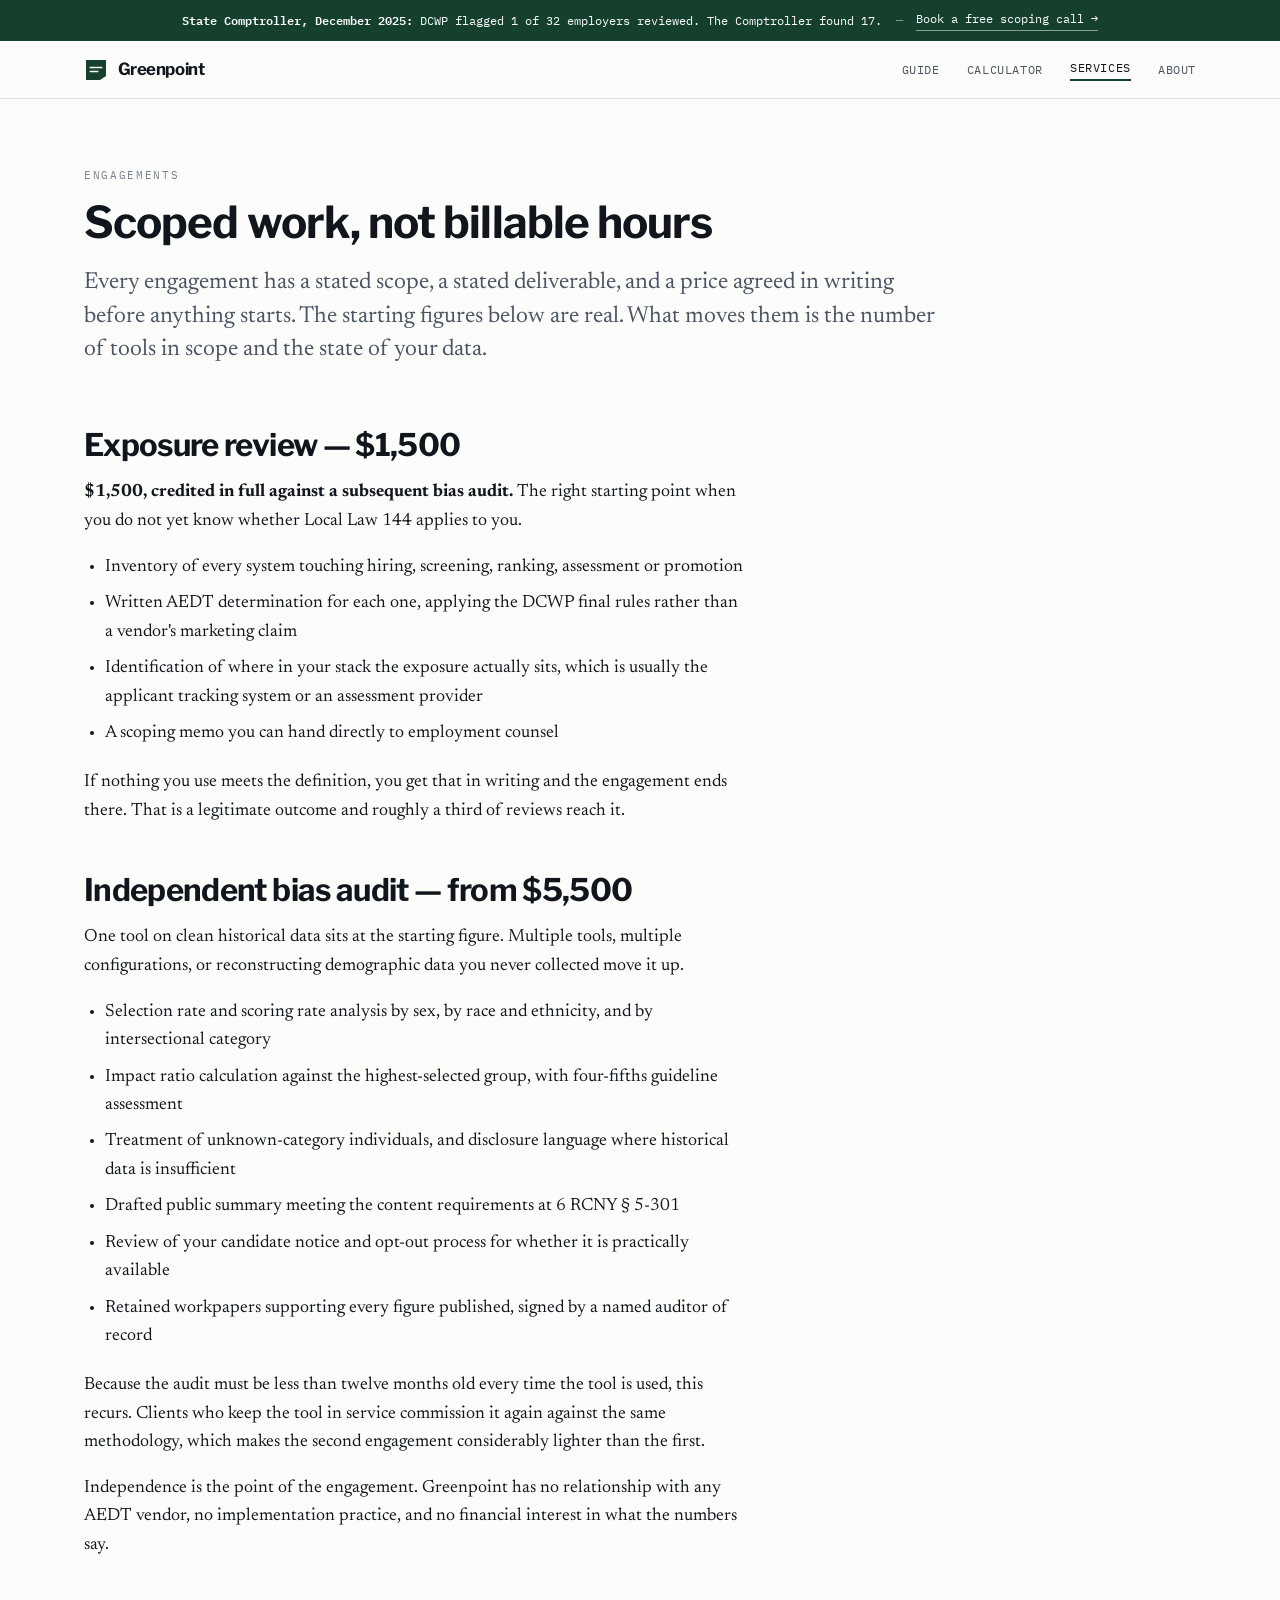
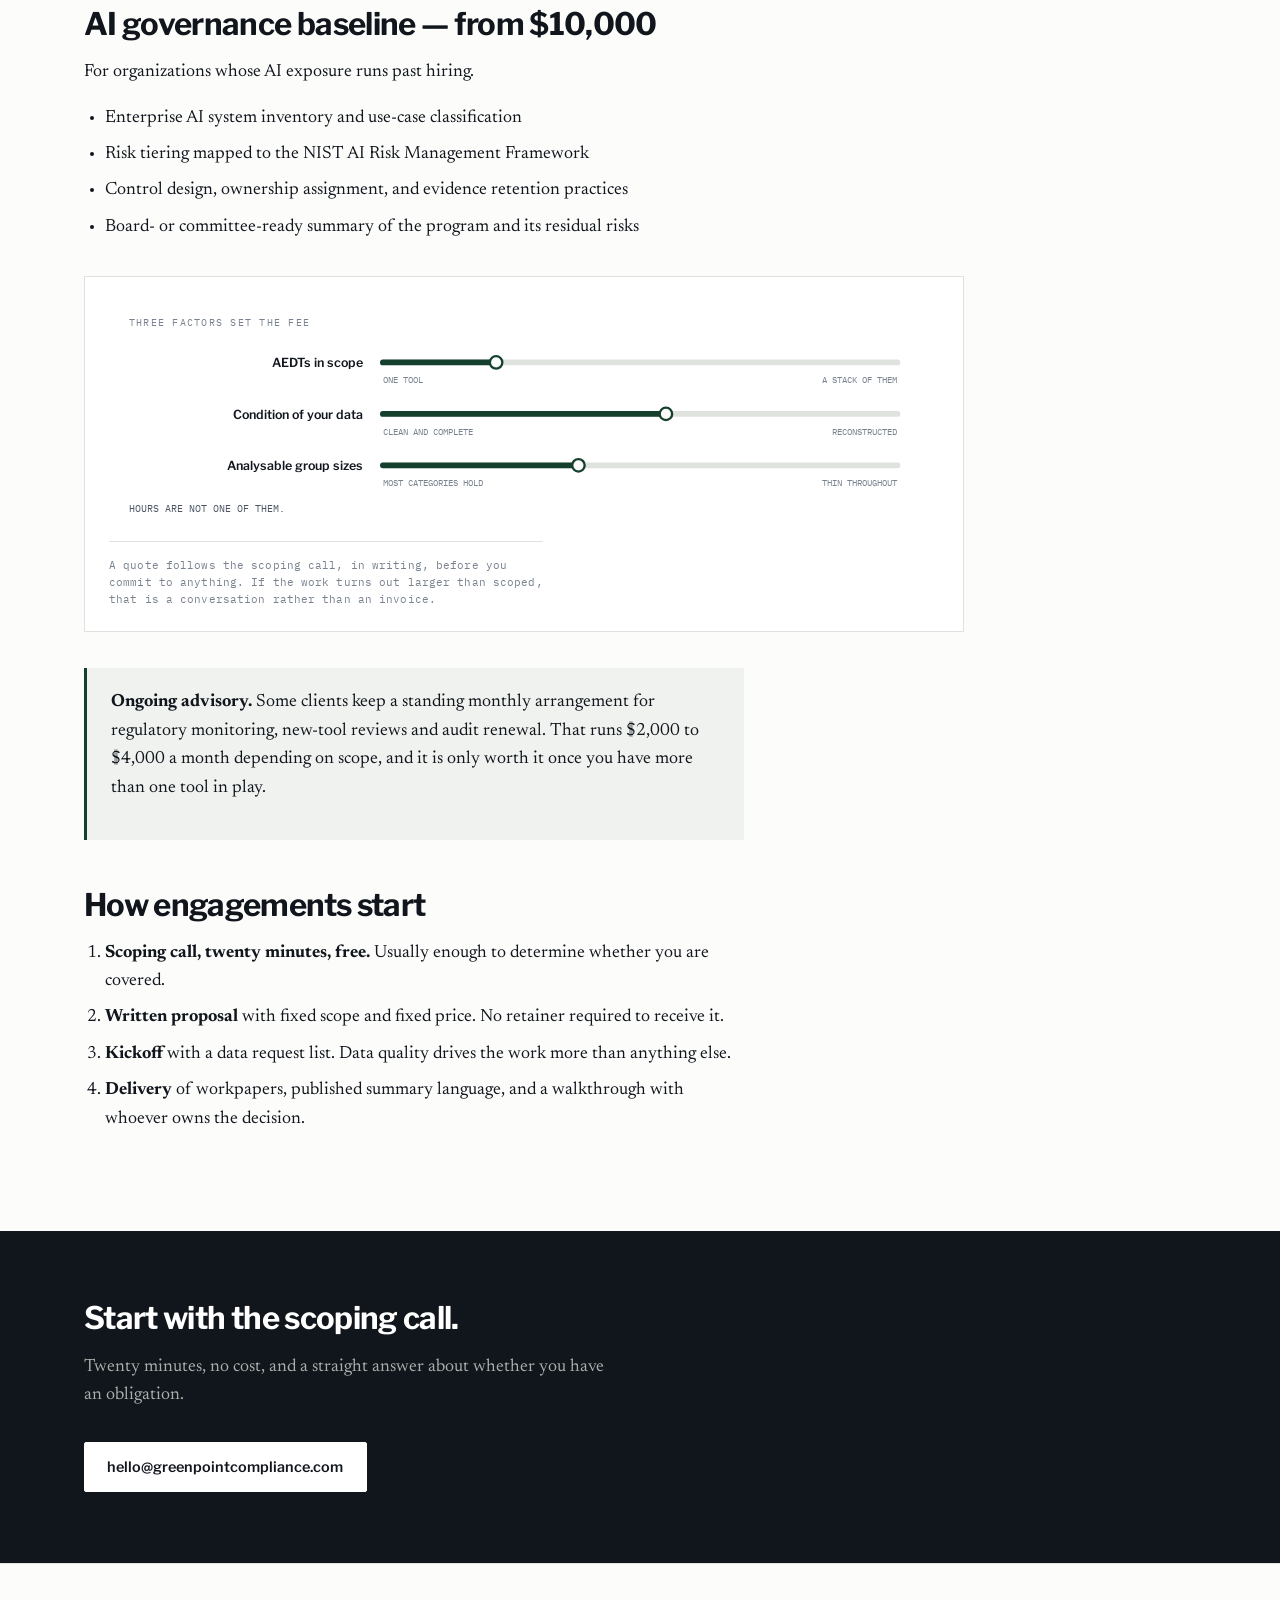
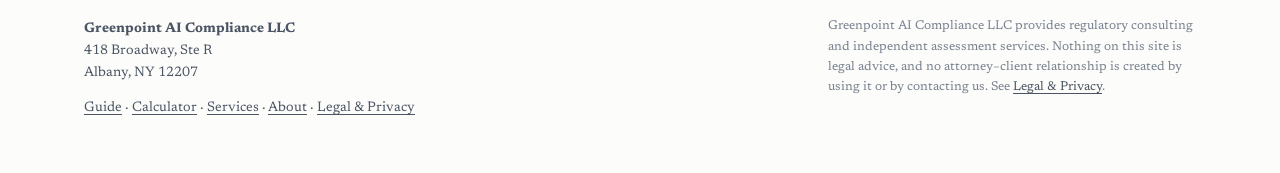
<file: services.html>
<!DOCTYPE html>
<html lang="en">
<head>
<meta charset="utf-8">
<meta name="viewport" content="width=device-width, initial-scale=1">
<title>Bias Audit Engagements &amp; Pricing | Greenpoint Compliance</title>
<meta name="description" content="Local Law 144 engagements with stated scope, deliverables and price: exposure review $1,500 credited against a full audit, independent bias audits from $5,500, AI governance baseline from $10,000.">
<link rel="canonical" href="https://greenpointcompliance.com/services.html">
<meta property="og:type" content="website">
<meta property="og:title" content="Bias Audit Engagements &amp; Pricing | Greenpoint Compliance">
<meta property="og:description" content="Local Law 144 engagements with stated scope, deliverables and price: exposure review $1,500 credited against a full audit, independent bias audits from $5,500, AI governance baseline from $10,000.">
<meta property="og:url" content="https://greenpointcompliance.com/services.html">
<meta name="twitter:card" content="summary_large_image">
<link rel="icon" href="data:image/svg+xml,%3Csvg xmlns=%27http://www.w3.org/2000/svg%27 viewBox=%270 0 24 24%27%3E%3Cpath d=%27M2 2h20v16l-6 4H2z%27 fill=%27%2314402D%27/%3E%3C/svg%3E">
<link rel="preconnect" href="https://fonts.googleapis.com">
<link rel="preconnect" href="https://fonts.gstatic.com" crossorigin>
<link href="https://fonts.googleapis.com/css2?family=IBM+Plex+Mono:wght@400;500;600&family=Libre+Franklin:wght@500;600;700&family=Newsreader:ital,opsz,wght@0,6..72,400;0,6..72,600;1,6..72,400&display=swap" rel="stylesheet">
<link rel="stylesheet" href="styles.css">
<script type="application/ld+json">
{"@context":"https://schema.org","@type":"ItemList","name":"Local Law 144 engagements","itemListElement":[
{"@type":"Service","position":1,"name":"LL144 exposure review","description":"Inventory of tools touching hiring or promotion, written AEDT determination for each, and a scoping memo.","provider":{"@type":"Organization","name":"Greenpoint AI Compliance LLC"},"offers":{"@type":"Offer","price":"1500","priceCurrency":"USD"}},
{"@type":"Service","position":2,"name":"Independent bias audit","description":"Impact ratio analysis by sex, race and ethnicity and their intersections; published summary drafted; workpapers retained.","provider":{"@type":"Organization","name":"Greenpoint AI Compliance LLC"},"offers":{"@type":"Offer","priceCurrency":"USD","priceSpecification":{"@type":"PriceSpecification","minPrice":"5500","maxPrice":"14000","priceCurrency":"USD"}}},
{"@type":"Service","position":3,"name":"AI governance baseline","description":"AI inventory, risk classification, control design and evidence practices under the NIST AI Risk Management Framework.","provider":{"@type":"Organization","name":"Greenpoint AI Compliance LLC"},"offers":{"@type":"Offer","price":"10000","priceCurrency":"USD"}}]}
</script>
</head>
<body>
<div class="cta-bar"><div class="wrap">
<span><strong>State Comptroller, December 2025:</strong> DCWP flagged 1 of 32 employers reviewed. The Comptroller found 17.</span>
<span class="dot">&mdash;</span>
<a href="mailto:hello@greenpointcompliance.com">Book a free scoping call &rarr;</a>
</div></div>
<header class="site-head"><div class="wrap">
<a class="brand" href="index.html"><svg class="mark" viewBox="0 0 24 24" aria-hidden="true" focusable="false"><path d="M2 2h20v16l-6 4H2z" fill="#14402D"/><path d="M6.5 9.5h11M6.5 13.5h7" stroke="#fff" stroke-width="1.7" stroke-linecap="square"/></svg>Greenpoint</a>
<nav class="site-nav" aria-label="Main">
<a href="nyc-local-law-144-bias-audit-guide.html">Guide</a>
<a href="four-fifths-rule-calculator.html">Calculator</a>
<a href="services.html" aria-current="page">Services</a>
<a href="about.html">About</a>
</nav></div></header>

<main>
<section class="page-head"><div class="wrap">
<span class="eyebrow">Engagements</span>
<h1>Scoped work, not billable hours</h1>
<p class="lede">Every engagement has a stated scope, a stated deliverable, and a price agreed in writing before anything starts. The starting figures below are real. What moves them is the number of tools in scope and the state of your data.</p>
</div></section>

<section class="section" style="border-top:none;padding-top:2.4rem"><div class="wrap"><div class="prose">

<h2 style="margin-top:0">Exposure review &mdash; $1,500</h2>
<p><strong>$1,500, credited in full against a subsequent bias audit.</strong> The right starting point when you do not yet know whether Local Law 144 applies to you.</p>
<ul>
<li>Inventory of every system touching hiring, screening, ranking, assessment or promotion</li>
<li>Written AEDT determination for each one, applying the DCWP final rules rather than a vendor&#39;s marketing claim</li>
<li>Identification of where in your stack the exposure actually sits, which is usually the applicant tracking system or an assessment provider</li>
<li>A scoping memo you can hand directly to employment counsel</li>
</ul>
<p>If nothing you use meets the definition, you get that in writing and the engagement ends there. That is a legitimate outcome and roughly a third of reviews reach it.</p>

<h2>Independent bias audit &mdash; from $5,500</h2>
<p>One tool on clean historical data sits at the starting figure. Multiple tools, multiple configurations, or reconstructing demographic data you never collected move it up.</p>
<ul>
<li>Selection rate and scoring rate analysis by sex, by race and ethnicity, and by intersectional category</li>
<li>Impact ratio calculation against the highest-selected group, with four-fifths guideline assessment</li>
<li>Treatment of unknown-category individuals, and disclosure language where historical data is insufficient</li>
<li>Drafted public summary meeting the content requirements at 6 RCNY &sect; 5-301</li>
<li>Review of your candidate notice and opt-out process for whether it is practically available</li>
<li>Retained workpapers supporting every figure published, signed by a named auditor of record</li>
</ul>
<p>Because the audit must be less than twelve months old every time the tool is used, this recurs. Clients who keep the tool in service commission it again against the same methodology, which makes the second engagement considerably lighter than the first.</p>
<p>Independence is the point of the engagement. Greenpoint has no relationship with any AEDT vendor, no implementation practice, and no financial interest in what the numbers say.</p>

<h2>AI governance baseline &mdash; from $10,000</h2>
<p>For organizations whose AI exposure runs past hiring.</p>
<ul>
<li>Enterprise AI system inventory and use-case classification</li>
<li>Risk tiering mapped to the NIST AI Risk Management Framework</li>
<li>Control design, ownership assignment, and evidence retention practices</li>
<li>Board- or committee-ready summary of the program and its residual risks</li>
</ul>

<figure class="figure framed">
<svg viewBox="0 0 1000 268" role="img" aria-labelledby="sdT sdD" xmlns="http://www.w3.org/2000/svg">
  <title id="sdT">What moves the price of an engagement</title>
  <desc id="sdD">Three factors set the fee: the number of automated employment decision tools in scope, the condition of your historical data, and how many demographic categories produce group sizes large enough to analyse.</desc>
  <text x="24" y="30" font-family="IBM Plex Mono, ui-monospace, monospace" font-size="11.5" letter-spacing="1.5" fill="var(--slate-lt)">THREE FACTORS SET THE FEE</text>
  <text x="306" y="80" text-anchor="end" font-family="Libre Franklin, Helvetica Neue, Arial, sans-serif" font-size="15" font-weight="600" fill="var(--ink)">AEDTs in scope</text><line x1="330" y1="74" x2="950" y2="74" stroke="var(--rule)" stroke-width="7" stroke-linecap="round"/><line x1="330" y1="74" x2="466.4" y2="74" stroke="var(--pine)" stroke-width="7" stroke-linecap="round"/><circle cx="466.4" cy="74" r="7.5" fill="var(--paper)" stroke="var(--pine)" stroke-width="2.8"/><text x="330" y="99" font-family="IBM Plex Mono, ui-monospace, monospace" font-size="11" fill="var(--slate-lt)">ONE TOOL</text><text x="950" y="99" text-anchor="end" font-family="IBM Plex Mono, ui-monospace, monospace" font-size="11" fill="var(--slate-lt)">A STACK OF THEM</text>
  <text x="306" y="142" text-anchor="end" font-family="Libre Franklin, Helvetica Neue, Arial, sans-serif" font-size="15" font-weight="600" fill="var(--ink)">Condition of your data</text><line x1="330" y1="136" x2="950" y2="136" stroke="var(--rule)" stroke-width="7" stroke-linecap="round"/><line x1="330" y1="136" x2="671.0" y2="136" stroke="var(--pine)" stroke-width="7" stroke-linecap="round"/><circle cx="671.0" cy="136" r="7.5" fill="var(--paper)" stroke="var(--pine)" stroke-width="2.8"/><text x="330" y="161" font-family="IBM Plex Mono, ui-monospace, monospace" font-size="11" fill="var(--slate-lt)">CLEAN AND COMPLETE</text><text x="950" y="161" text-anchor="end" font-family="IBM Plex Mono, ui-monospace, monospace" font-size="11" fill="var(--slate-lt)">RECONSTRUCTED</text>
  <text x="306" y="204" text-anchor="end" font-family="Libre Franklin, Helvetica Neue, Arial, sans-serif" font-size="15" font-weight="600" fill="var(--ink)">Analysable group sizes</text><line x1="330" y1="198" x2="950" y2="198" stroke="var(--rule)" stroke-width="7" stroke-linecap="round"/><line x1="330" y1="198" x2="565.6" y2="198" stroke="var(--pine)" stroke-width="7" stroke-linecap="round"/><circle cx="565.6" cy="198" r="7.5" fill="var(--paper)" stroke="var(--pine)" stroke-width="2.8"/><text x="330" y="223" font-family="IBM Plex Mono, ui-monospace, monospace" font-size="11" fill="var(--slate-lt)">MOST CATEGORIES HOLD</text><text x="950" y="223" text-anchor="end" font-family="IBM Plex Mono, ui-monospace, monospace" font-size="11" fill="var(--slate-lt)">THIN THROUGHOUT</text>
  <text x="24" y="254" font-family="IBM Plex Mono, ui-monospace, monospace" font-size="11.5" fill="var(--slate)">HOURS ARE NOT ONE OF THEM.</text>
</svg>
<figcaption>A quote follows the scoping call, in writing, before you commit to anything. If the work turns out larger than scoped, that is a conversation rather than an invoice.</figcaption>
</figure>

<div class="callout">
<p><strong>Ongoing advisory.</strong> Some clients keep a standing monthly arrangement for regulatory monitoring, new-tool reviews and audit renewal. That runs $2,000 to $4,000 a month depending on scope, and it is only worth it once you have more than one tool in play.</p>
</div>

<h2>How engagements start</h2>
<ol>
<li><strong>Scoping call, twenty minutes, free.</strong> Usually enough to determine whether you are covered.</li>
<li><strong>Written proposal</strong> with fixed scope and fixed price. No retainer required to receive it.</li>
<li><strong>Kickoff</strong> with a data request list. Data quality drives the work more than anything else.</li>
<li><strong>Delivery</strong> of workpapers, published summary language, and a walkthrough with whoever owns the decision.</li>
</ol>

</div></div></section>

<section class="cta-band"><div class="wrap">
<h2>Start with the scoping call.</h2>
<p>Twenty minutes, no cost, and a straight answer about whether you have an obligation.</p>
<a class="btn btn-solid" href="mailto:hello@greenpointcompliance.com">hello@greenpointcompliance.com</a>
</div></section>

</main>
<footer class="site-foot"><div class="wrap">
<div><p><strong>Greenpoint AI Compliance LLC</strong><br>418 Broadway, Ste R<br>Albany, NY 12207</p>
<p><a href="nyc-local-law-144-bias-audit-guide.html">Guide</a> &middot; <a href="four-fifths-rule-calculator.html">Calculator</a> &middot; <a href="services.html">Services</a> &middot; <a href="about.html">About</a> &middot; <a href="legal.html">Legal &amp; Privacy</a></p></div>
<p class="disclaimer">Greenpoint AI Compliance LLC provides regulatory consulting and independent assessment services. Nothing on this site is legal advice, and no attorney&ndash;client relationship is created by using it or by contacting us. See <a href="legal.html">Legal &amp; Privacy</a>.</p>
</div></footer>
</body>
</html>
</file>
<file: styles.css>
/* ==========================================================
   Greenpoint Compliance — site stylesheet
   Palette : ledger ink, paper, pine (the Greenpoint green),
             crimson + green audit signals
   Type    : Libre Franklin (display, Franklin Gothic lineage)
             Newsreader (body, editorial serif)
             IBM Plex Mono (figures, labels, exhibits)
   ========================================================== */

:root {
  --ink:       #11161D;
  --ink-soft:  #232B35;
  --slate:     #4A5462;
  --slate-lt:  #79828F;
  --paper:     #FCFCFB;
  --panel:     #F0F2EF;
  --panel-2:   #E7EBE6;
  --rule:      #DFE3DE;
  --pine:      #14402D;
  --pine-lt:   #1E6344;
  --pine-tint: #E6EDE8;
  --flag:      #9E1626;
  --flag-tint: #F7E5E7;
  --pass:      #1B6B47;
  --pass-tint: #E3EFE8;
  --amber:     #8A6100;
  --amber-tint:#FAF0DA;

  --maxw: 1160px;
  --measure: 66ch;

  --s--1: clamp(0.83rem, 0.80rem + 0.12vw, 0.90rem);
  --s-0:  clamp(1.02rem, 0.98rem + 0.20vw, 1.11rem);
  --s-1:  clamp(1.21rem, 1.13rem + 0.40vw, 1.46rem);
  --s-2:  clamp(1.48rem, 1.32rem + 0.78vw, 1.98rem);
  --s-3:  clamp(1.86rem, 1.56rem + 1.48vw, 2.85rem);
  --s-4:  clamp(2.30rem, 1.76rem + 2.66vw, 4.15rem);
}

*, *::before, *::after { box-sizing: border-box; }

html { scroll-behavior: smooth; -webkit-text-size-adjust: 100%; }
@media (prefers-reduced-motion: reduce) {
  html { scroll-behavior: auto; }
  *, *::before, *::after { animation-duration: 0.01ms !important; transition-duration: 0.01ms !important; }
}

body {
  margin: 0;
  background: var(--paper);
  color: var(--ink);
  font-family: Newsreader, Georgia, "Times New Roman", serif;
  font-size: var(--s-0);
  line-height: 1.6;
  font-optical-sizing: auto;
  -webkit-font-smoothing: antialiased;
}

h1, h2, h3, h4 {
  font-family: "Libre Franklin", "Helvetica Neue", Arial, sans-serif;
  letter-spacing: -0.021em;
  line-height: 1.1;
  margin: 0;
  font-weight: 700;
}

a { color: var(--pine); text-decoration-thickness: 1px; text-underline-offset: 3px; }
a:hover { color: var(--pine-lt); }
a:focus-visible, button:focus-visible, input:focus-visible {
  outline: 2px solid var(--pine); outline-offset: 3px;
}

.wrap { max-width: var(--maxw); margin-inline: auto; padding-inline: 1.5rem; }
/* left/top pin the element to its containing block's origin. Without
   them an absolutely-positioned .sr-only falls back to its static
   position, which inside a horizontally scrolling table sits past the
   viewport edge and adds phantom page scroll. */
.sr-only {
  position: absolute; left: 0; top: 0;
  width: 1px; height: 1px; padding: 0; margin: -1px;
  overflow: hidden; clip: rect(0,0,0,0); clip-path: inset(50%);
  white-space: nowrap; border: 0;
}

/* ---------- label utility ---------- */
.eyebrow {
  font-family: "IBM Plex Mono", ui-monospace, monospace;
  font-size: 0.7rem; letter-spacing: 0.15em; text-transform: uppercase;
  color: var(--slate-lt); margin: 0 0 0.9rem; display: block;
}

/* ---------- announcement bar ---------- */
.cta-bar {
  background: var(--pine); color: #fff;
  font-family: "IBM Plex Mono", monospace; font-size: 0.72rem;
}
.cta-bar .wrap {
  display: flex; align-items: center; justify-content: center;
  gap: 0.85rem; padding-block: 0.65rem; flex-wrap: wrap; text-align: center;
}
.cta-bar strong { font-weight: 600; }
.cta-bar a {
  color: #fff; text-decoration: none;
  border-bottom: 1px solid rgba(255,255,255,0.5); padding-bottom: 1px; white-space: nowrap;
}
.cta-bar a:hover { color: #fff; border-bottom-color: #fff; }
.cta-bar .dot { color: rgba(255,255,255,0.45); }
@media (max-width: 660px) {
  .cta-bar { font-size: 0.66rem; }
  .cta-bar .wrap { gap: 0.4rem; padding-block: 0.55rem; line-height: 1.5; }
  .cta-bar .dot { display: none; }
}

/* ---------- header ---------- */
.site-head {
  border-bottom: 1px solid var(--rule); background: var(--paper);
  position: sticky; top: 0; z-index: 50;
}
.site-head .wrap {
  display: flex; align-items: center; justify-content: space-between;
  gap: 1.5rem; padding-block: 0.95rem;
}
.brand {
  font-family: "Libre Franklin", sans-serif; font-weight: 700; font-size: 1.05rem;
  letter-spacing: -0.025em; color: var(--ink); text-decoration: none;
  display: flex; align-items: center; gap: 0.6rem;
}
.brand .mark { width: 24px; height: 24px; flex: none; display: block; }
.site-nav { display: flex; gap: 1.7rem; align-items: center; }
.site-nav a {
  font-family: "IBM Plex Mono", monospace; font-size: 0.75rem;
  letter-spacing: 0.05em; text-transform: uppercase;
  color: var(--slate); text-decoration: none;
}
.site-nav a:hover, .site-nav a[aria-current="page"] { color: var(--ink); }
.site-nav a[aria-current="page"] { border-bottom: 2px solid var(--pine); padding-bottom: 2px; }
@media (max-width: 660px) {
  .site-head { position: static; }
  .site-head .wrap { flex-direction: column; align-items: flex-start; gap: 0.7rem; padding-block: 0.85rem; }
  .brand { font-size: 0.97rem; }
  .site-nav { width: 100%; justify-content: flex-start; gap: 1.2rem; flex-wrap: wrap; }
  .site-nav a { font-size: 0.68rem; letter-spacing: 0.04em; }
}

/* ---------- hero ---------- */
.hero { padding-block: clamp(2.8rem, 6.5vw, 5.5rem) clamp(2.4rem, 5vw, 4.2rem); }
.hero-grid {
  display: grid; gap: clamp(2.4rem, 5vw, 3.8rem);
  grid-template-columns: minmax(0, 1.02fr) minmax(0, 1fr); align-items: start;
}
@media (max-width: 900px) { .hero-grid { grid-template-columns: 1fr; } }
.hero h1 { font-size: var(--s-4); }
.hero h1 em { font-style: normal; display: block; color: var(--pine); }
.hero .lede {
  font-size: var(--s-1); color: var(--slate); max-width: 36ch;
  margin: 1.5rem 0 0; line-height: 1.44;
}
.hero-actions { display: flex; flex-wrap: wrap; gap: 0.8rem; margin-top: 2.1rem; }
@media (max-width: 900px) {
  .hero { padding-block: 2.2rem 2.4rem; }
  .hero .lede { max-width: none; margin-top: 1.1rem; }
  .hero-actions { margin-top: 1.6rem; }
}

/* ---------- buttons ---------- */
.btn {
  font-family: "Libre Franklin", sans-serif; font-weight: 600; font-size: 0.9rem;
  padding: 0.8rem 1.4rem; border-radius: 2px; text-decoration: none;
  border: 1px solid var(--pine); display: inline-block; cursor: pointer;
  transition: background 0.15s ease, color 0.15s ease, border-color 0.15s ease;
}
.btn-solid { background: var(--pine); color: #fff; }
.btn-solid:hover { background: var(--ink); border-color: var(--ink); color: #fff; }
.btn-ghost { background: transparent; color: var(--pine); }
.btn-ghost:hover { background: var(--pine-tint); color: var(--pine); }
@media (max-width: 900px) { .btn { padding: 0.72rem 1.15rem; font-size: 0.86rem; } }

/* ---------- exhibit (signature component) ---------- */
/* position:relative contains the visually-hidden <span>s in the table
   header; without it they resolve against the root and add a few px
   of phantom horizontal scroll on narrow screens. */
.exhibit { position: relative; border: 1px solid var(--ink); background: #fff; box-shadow: 6px 6px 0 var(--panel); }
.exhibit-head {
  background: var(--ink); color: #fff; padding: 0.7rem 1.1rem;
  font-family: "IBM Plex Mono", monospace; font-size: 0.68rem;
  letter-spacing: 0.11em; text-transform: uppercase;
  display: flex; justify-content: space-between; gap: 1rem;
}
.exhibit-head span:last-child { color: #96A29B; }
.exhibit-body { padding: 1.1rem; }
.exhibit-foot {
  border-top: 1px solid var(--rule); padding: 0.85rem 1.1rem;
  font-family: "IBM Plex Mono", monospace; font-size: 0.68rem;
  color: var(--slate); line-height: 1.5;
}
.exhibit-foot strong { color: var(--ink); }

table.audit { width: 100%; border-collapse: collapse; font-family: "IBM Plex Mono", monospace; font-size: 0.78rem; }
table.audit th {
  text-align: left; font-weight: 600; color: var(--slate-lt);
  font-size: 0.63rem; letter-spacing: 0.09em; text-transform: uppercase;
  padding: 0 0.5rem 0.55rem 0; border-bottom: 1px solid var(--rule); white-space: nowrap;
}
table.audit th:not(:first-child), table.audit td:not(:first-child) { text-align: right; }
table.audit td { padding: 0.5rem 0.5rem 0.5rem 0; border-bottom: 1px solid var(--rule); font-variant-numeric: tabular-nums; }
table.audit tr:last-child td { border-bottom: none; }
table.audit input {
  width: 5.2rem; font: inherit; text-align: right; border: 1px solid var(--rule);
  background: var(--paper); padding: 0.25rem 0.4rem; border-radius: 2px; color: var(--ink);
}
table.audit input:hover { border-color: var(--slate-lt); }
.ratio { font-weight: 600; }
.verdict {
  font-size: 0.61rem; letter-spacing: 0.09em; text-transform: uppercase;
  padding: 0.16rem 0.44rem; border-radius: 2px; white-space: nowrap;
}
.verdict.fail { background: var(--flag-tint); color: var(--flag); }
.verdict.pass { background: var(--pass-tint); color: var(--pass); }
@media (max-width: 640px) {
  .exhibit { box-shadow: 4px 4px 0 var(--panel); }
  .exhibit-body { padding: 0.85rem; }
  table.audit { font-size: 0.72rem; }
  table.audit th:nth-child(4), table.audit td:nth-child(4) { display: none; }
  table.audit th { font-size: 0.57rem; padding-right: 0.3rem; }
  table.audit td { padding-right: 0.3rem; }
  table.audit input { width: 3.5rem; padding: 0.22rem 0.3rem; }
  .verdict { font-size: 0.55rem; padding: 0.14rem 0.32rem; }
  .exhibit-head { font-size: 0.61rem; padding: 0.6rem 0.85rem; }
  .exhibit-foot { padding: 0.75rem 0.85rem; font-size: 0.64rem; }
}

/* ---------- sections ---------- */
.section { padding-block: clamp(3rem, 6vw, 5.2rem); border-top: 1px solid var(--rule); }
.section.tint { background: var(--panel); }
.section-title { font-size: var(--s-3); max-width: 21ch; }
.section-intro { color: var(--slate); max-width: var(--measure); margin-top: 1.1rem; }

/* ---------- numbered steps ---------- */
.steps { list-style: none; padding: 0; margin: 2.6rem 0 0; display: grid; gap: 0; }
.steps li { display: grid; grid-template-columns: 4.5rem 1fr; gap: 1.5rem; padding: 1.6rem 0; border-top: 1px solid var(--rule); }
.steps li:last-child { border-bottom: 1px solid var(--rule); }
.steps .num { font-family: "IBM Plex Mono", monospace; font-size: 0.72rem; color: var(--pine); letter-spacing: 0.1em; padding-top: 0.4rem; }
.steps h3 { font-size: var(--s-1); margin-bottom: 0.5rem; }
.steps p { margin: 0; color: var(--slate); max-width: var(--measure); }
@media (max-width: 620px) { .steps li { grid-template-columns: 1fr; gap: 0.5rem; } }

/* ---------- cards ---------- */
.cards { display: grid; gap: 1.25rem; margin-top: 2.6rem; grid-template-columns: repeat(3, 1fr); }
.cards.two { grid-template-columns: repeat(2, 1fr); }
@media (max-width: 880px) { .cards, .cards.two { grid-template-columns: 1fr; } }
.card { border: 1px solid var(--rule); background: #fff; padding: 1.6rem; display: flex; flex-direction: column; }
.card h3 { font-size: var(--s-1); margin-bottom: 0.7rem; }
.card p { color: var(--slate); margin: 0 0 1.2rem; font-size: 0.97rem; }
.card p:last-child { margin-bottom: 0; }
.card .price {
  font-family: "IBM Plex Mono", monospace; font-size: 0.82rem; color: var(--ink);
  border-top: 1px solid var(--rule); padding-top: 0.9rem; margin-top: auto;
}
.card .price span { display: block; color: var(--slate-lt); font-size: 0.7rem; margin-top: 0.25rem; }
.card .icon { display: block; margin-bottom: 1.1rem; }
@media (max-width: 560px) { .card { padding: 1.25rem; } }

/* ---------- callout ---------- */
.callout { border-left: 3px solid var(--pine); background: var(--panel); padding: 1.3rem 1.5rem; margin: 2rem 0; max-width: var(--measure); }
.callout p { margin: 0; }
.callout p + p { margin-top: 0.8rem; }
.callout.flagged { border-left-color: var(--flag); background: var(--flag-tint); }
@media (max-width: 560px) { .callout { padding: 1.1rem 1.15rem; } }

/* ---------- prose ---------- */
.prose { max-width: var(--measure); }
.prose h2 { font-size: var(--s-2); margin: 3rem 0 1rem; }
.prose h3 { font-size: var(--s-1); margin: 2.2rem 0 0.7rem; }
.prose p { margin: 0 0 1.1rem; }
.prose ul, .prose ol { margin: 0 0 1.3rem; padding-left: 1.3rem; }
.prose li { margin-bottom: 0.5rem; }
.prose table { width: 100%; border-collapse: collapse; margin: 1.5rem 0; font-family: "IBM Plex Mono", monospace; font-size: 0.78rem; }
.prose table th {
  text-align: left; background: var(--panel); padding: 0.6rem 0.7rem;
  font-size: 0.65rem; letter-spacing: 0.07em; text-transform: uppercase; border: 1px solid var(--rule);
}
.prose table td { padding: 0.6rem 0.7rem; border: 1px solid var(--rule); }
@media (max-width: 560px) { .prose table { font-size: 0.68rem; display: block; overflow-x: auto; } }

.toc { border: 1px solid var(--rule); background: #fff; padding: 1.3rem 1.5rem; margin: 2rem 0 2.5rem; }
.toc p {
  font-family: "IBM Plex Mono", monospace; font-size: 0.68rem; letter-spacing: 0.11em;
  text-transform: uppercase; color: var(--slate-lt); margin: 0 0 0.8rem;
}
.toc ol { margin: 0; padding-left: 1.2rem; }
.toc li { margin-bottom: 0.35rem; font-size: 0.95rem; }

/* ---------- interior page header ---------- */
.page-head { padding-block: clamp(2.6rem, 5.5vw, 4.2rem) 0; }
.page-head h1 { font-size: var(--s-3); max-width: 23ch; }
.page-head .lede { color: var(--slate); max-width: var(--measure); margin-top: 1.2rem; font-size: var(--s-1); line-height: 1.44; }
.meta { font-family: "IBM Plex Mono", monospace; font-size: 0.7rem; color: var(--slate-lt); margin-top: 1.5rem; letter-spacing: 0.03em; }

/* ---------- figure / graphic frame ---------- */
.figure { margin: 2.6rem 0 0; }
.figure svg { display: block; width: 100%; height: auto; }
.figure figcaption {
  font-family: "IBM Plex Mono", monospace; font-size: 0.68rem; color: var(--slate-lt);
  line-height: 1.55; margin-top: 0.85rem; letter-spacing: 0.01em; max-width: 62ch;
}
.figure.framed { border: 1px solid var(--rule); background: #fff; padding: 1.5rem; }
.figure.framed figcaption { margin-top: 1.1rem; padding-top: 0.9rem; border-top: 1px solid var(--rule); }
/* Diagrams read badly when squeezed to the 66ch reading measure, so
   they break out to a wider column while staying inside .wrap. */
.prose > .figure {
  margin: 2.2rem 0;
  width: min(880px, calc(100vw - 3rem));
  max-width: none;
}

/* ---------- Q&A / disclosure ---------- */
.qa { border-top: 1px solid var(--rule); margin-top: 2.6rem; }
.qa details { border-bottom: 1px solid var(--rule); }
.qa summary {
  cursor: pointer; list-style: none; padding: 1.15rem 2.2rem 1.15rem 0; position: relative;
  font-family: "Libre Franklin", sans-serif; font-weight: 600; font-size: 1.02rem;
  letter-spacing: -0.012em; color: var(--ink);
}
.qa summary::-webkit-details-marker { display: none; }
.qa summary::after {
  content: ""; position: absolute; right: 0.3rem; top: 1.5rem;
  width: 9px; height: 9px; border-right: 1.5px solid var(--pine); border-bottom: 1.5px solid var(--pine);
  transform: rotate(45deg); transition: transform 0.18s ease;
}
.qa details[open] summary::after { transform: rotate(-135deg); top: 1.75rem; }
.qa summary:hover { color: var(--pine); }
.qa .answer { padding: 0 2.2rem 1.4rem 0; color: var(--slate); max-width: var(--measure); }
.qa .answer p { margin: 0 0 0.9rem; }
.qa .answer p:last-child { margin-bottom: 0; }

/* ---------- audit-question ledger (the six questions) ---------- */
.ledger { margin-top: 2.6rem; border-top: 1px solid var(--rule); }
.ledger-row { display: grid; grid-template-columns: 1fr 1fr; gap: 1.5rem 2.5rem; padding: 1.5rem 0; border-bottom: 1px solid var(--rule); align-items: start; }
.ledger-row .q { font-family: "Libre Franklin", sans-serif; font-weight: 600; font-size: 1.02rem; letter-spacing: -0.012em; margin: 0; }
.ledger-row .a { margin: 0; color: var(--slate); font-size: 0.97rem; }
.ledger-row .a .tag {
  font-family: "IBM Plex Mono", monospace; font-size: 0.6rem; letter-spacing: 0.09em;
  text-transform: uppercase; background: var(--pass-tint); color: var(--pass);
  padding: 0.16rem 0.44rem; border-radius: 2px; margin-right: 0.55rem; white-space: nowrap;
}
@media (max-width: 780px) { .ledger-row { grid-template-columns: 1fr; gap: 0.7rem; } }

/* ---------- stat band ---------- */
.stat-band { display: grid; grid-template-columns: repeat(3, 1fr); gap: 1px; background: var(--rule); border: 1px solid var(--rule); margin-top: 2.6rem; }
.stat-band > div { background: var(--paper); padding: 1.5rem 1.4rem; }
.section.tint .stat-band > div { background: var(--panel); }
.stat-band .n { font-family: "Libre Franklin", sans-serif; font-weight: 700; font-size: var(--s-3); letter-spacing: -0.03em; line-height: 1; color: var(--pine); display: block; }
.stat-band .n.flag { color: var(--flag); }
.stat-band .l { font-family: "IBM Plex Mono", monospace; font-size: 0.68rem; color: var(--slate); line-height: 1.55; margin: 0.7rem 0 0; }
@media (max-width: 760px) { .stat-band { grid-template-columns: 1fr; } }

/* ---------- founder block ---------- */
.founder { display: grid; grid-template-columns: 220px 1fr; gap: 2rem; align-items: start; margin: 2rem 0 0; padding-top: 1.6rem; border-top: 1px solid var(--rule); }
.founder img { width: 100%; height: auto; display: block; border: 1px solid var(--rule); filter: saturate(0.94); }
.founder .cap { margin: 0.85rem 0 0; font-family: "IBM Plex Mono", monospace; font-size: 0.73rem; line-height: 1.55; color: var(--slate); }
.founder .cap strong { display: block; font-size: 0.86rem; color: var(--ink); letter-spacing: 0.01em; margin-bottom: 0.15rem; }
.founder .bio p { margin: 0 0 1.1rem; }
.founder .bio p:last-child { margin-bottom: 0; }
@media (max-width: 700px) { .founder { grid-template-columns: 1fr; gap: 1.4rem; } .founder figure { max-width: 240px; } }

/* ---------- CTA band ---------- */
.cta-band { background: var(--ink); color: #fff; padding-block: clamp(3rem, 6vw, 4.4rem); }
.cta-band h2 { font-size: var(--s-2); max-width: 21ch; color: #fff; }
.cta-band p { color: #A7B0AB; max-width: 52ch; margin: 1.1rem 0 2rem; }
.cta-band .btn-solid { background: #fff; color: var(--ink); border-color: #fff; }
.cta-band .btn-solid:hover { background: var(--pine-lt); border-color: var(--pine-lt); color: #fff; }

/* ---------- footer ---------- */
.site-foot { border-top: 1px solid var(--rule); padding-block: 2.5rem; font-size: 0.86rem; color: var(--slate); }
.site-foot .wrap { display: flex; flex-wrap: wrap; gap: 1.5rem; justify-content: space-between; }
.site-foot a { color: var(--slate); }
.site-foot .disclaimer { max-width: 46ch; font-size: 0.79rem; color: var(--slate-lt); }
@media (max-width: 560px) { .wrap { padding-inline: 1.15rem; } .site-foot .wrap { flex-direction: column; gap: 1.1rem; } }

/* ---------- plain numbered question list ---------- */
.q-list { list-style: none; counter-reset: q; padding: 0; margin: 2.4rem 0 0; max-width: 74ch; }
.q-list li {
  counter-increment: q; position: relative; padding: 1.05rem 0 1.05rem 3.2rem;
  border-top: 1px solid var(--rule); font-size: 1.02rem; line-height: 1.5;
}
.q-list li:last-child { border-bottom: 1px solid var(--rule); }
.q-list li::before {
  content: counter(q, decimal-leading-zero); position: absolute; left: 0; top: 1.2rem;
  font-family: "IBM Plex Mono", monospace; font-size: 0.72rem; letter-spacing: 0.08em; color: var(--pine);
}
.q-list li strong { font-weight: 400; }
.section.tint .q-list li { border-color: var(--panel-2); }

/* ---------- inline link row ---------- */
.more {
  font-family: "IBM Plex Mono", monospace; font-size: 0.76rem; letter-spacing: 0.05em;
  text-transform: uppercase; margin-top: 1.8rem; display: inline-block;
}

/* ---------- table scroller inside an exhibit ----------
   Scrolling the table alone (rather than the whole exhibit body) keeps
   the surrounding controls fixed and stops the table's intrinsic width
   leaking into the document's scroll area on narrow screens. */
.audit-scroll { max-width: 100%; overflow-x: auto; -webkit-overflow-scrolling: touch; }
.audit-scroll > table.audit { min-width: 0; }
</file>
